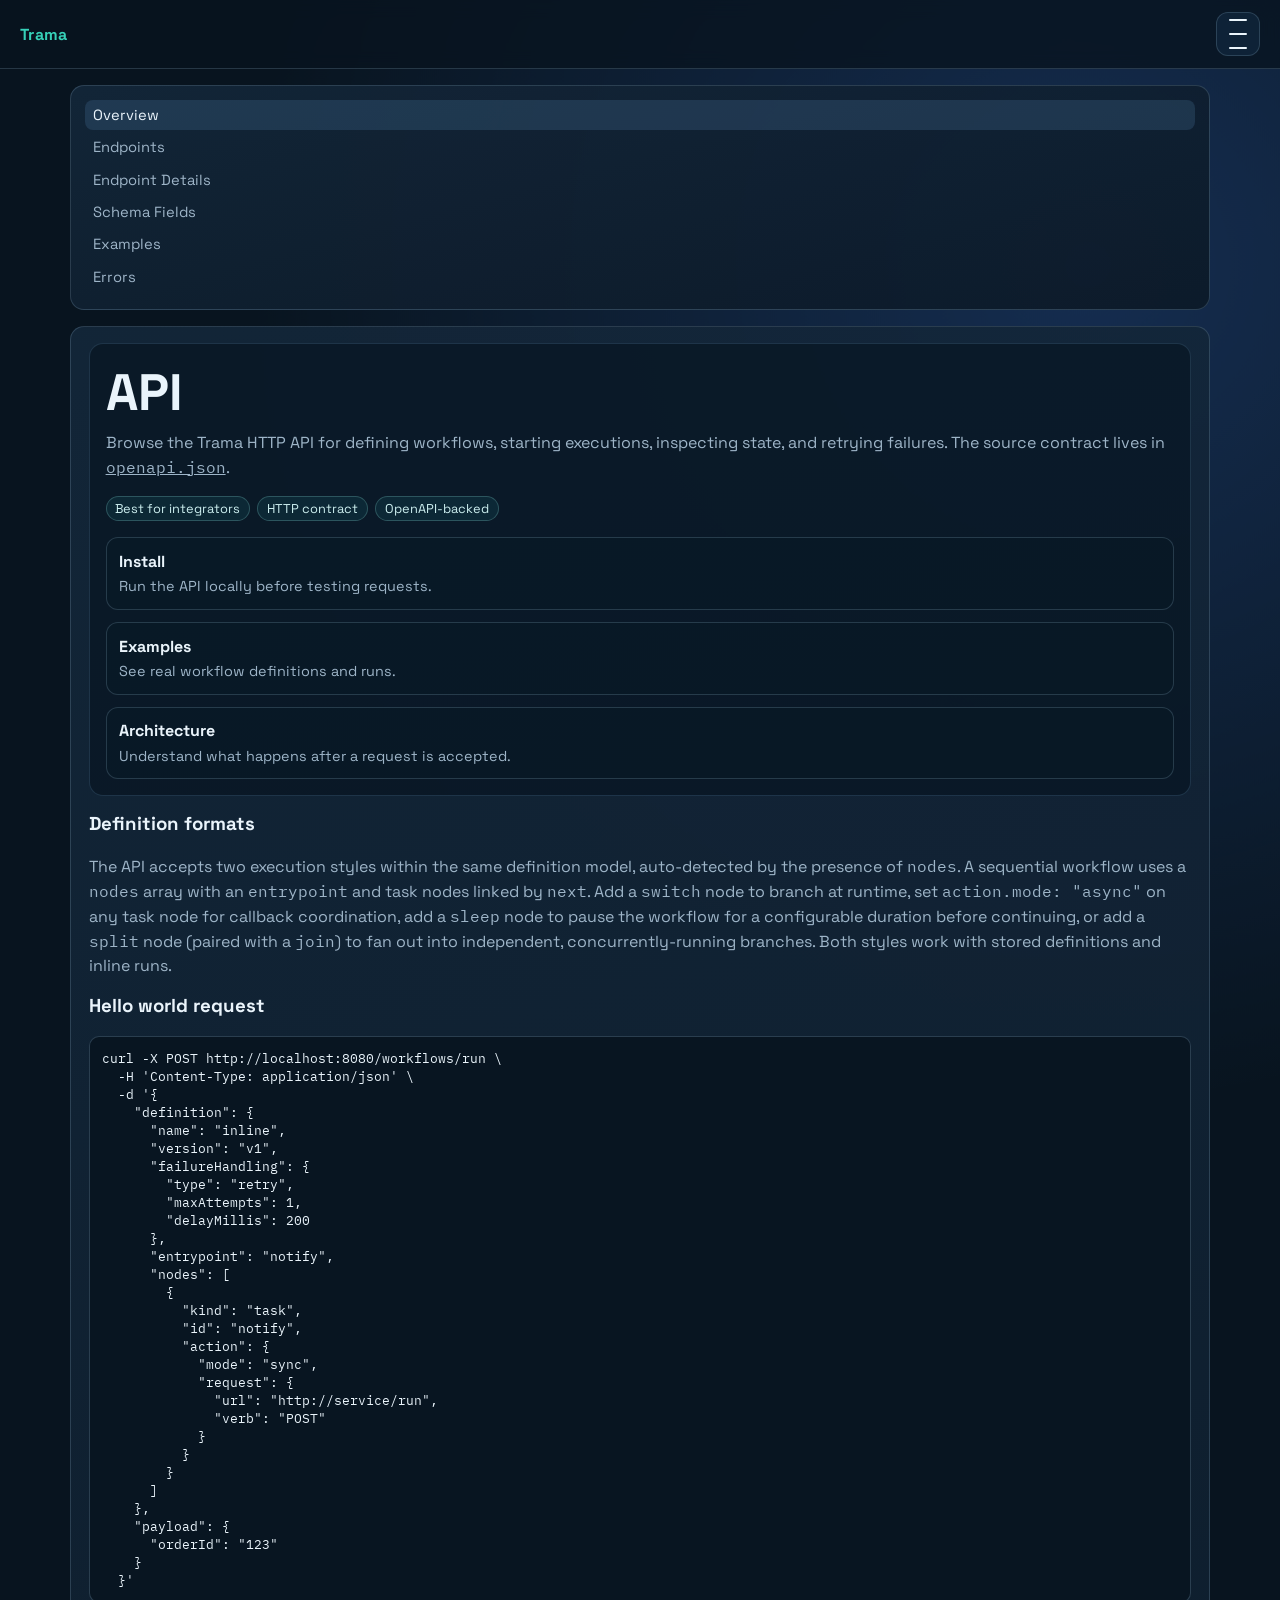
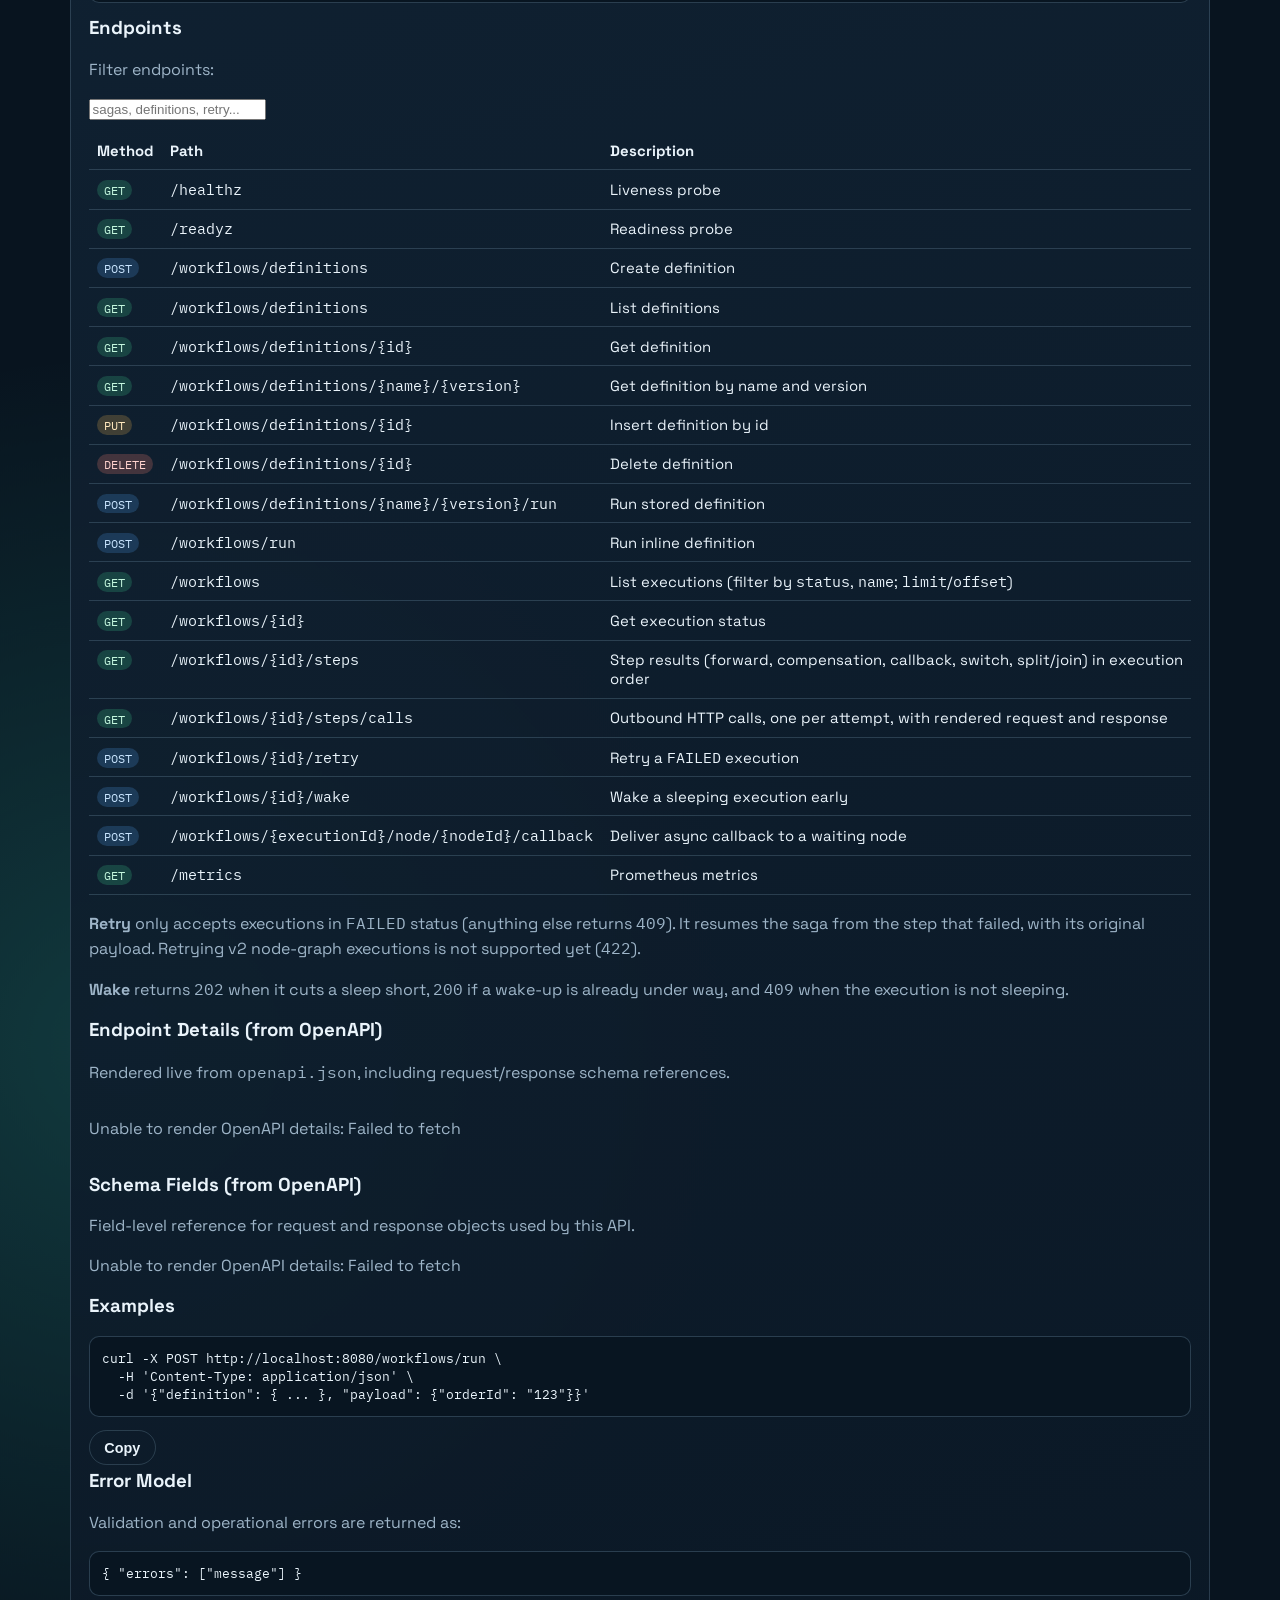
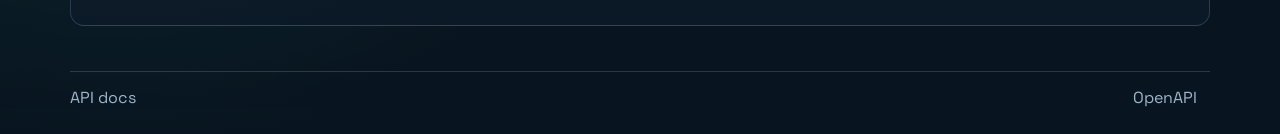
<file: api.html>
<!doctype html>
<html lang="en">
  <head>
    <meta charset="UTF-8" />
    <meta name="viewport" content="width=device-width, initial-scale=1.0" />
    <title>Saga Orchestrator API and OpenAPI Reference | Trama</title>
    <meta name="description" content="Browse the Trama saga orchestrator API, including endpoint summaries, schema documentation, examples, and the source OpenAPI contract." />
    <link rel="canonical" href="https://trama.run/api.html" />
    <meta property="og:title" content="Saga Orchestrator API and OpenAPI Reference | Trama" />
    <meta property="og:description" content="Browse the Trama saga orchestrator API, including endpoint summaries, schema documentation, examples, and the source OpenAPI contract." />
    <meta property="og:type" content="article" />
    <meta property="og:url" content="https://trama.run/api.html" />
    <meta property="og:site_name" content="Trama" />
    <meta name="twitter:card" content="summary_large_image" />
    <meta property="og:image" content="https://trama.run/assets/img/og-cover.png" />
    <meta property="og:image:width" content="1200" />
    <meta property="og:image:height" content="630" />
    <meta property="og:image:alt" content="Trama: a workflow graph with a split into an async branch waiting for its callback and a sleep branch, then a join" />
    <meta name="twitter:image" content="https://trama.run/assets/img/og-cover.png" />
    <link rel="icon" href="/assets/img/favicon.svg" type="image/svg+xml" />
    <link rel="icon" href="/favicon.ico" sizes="32x32" />
    <link rel="apple-touch-icon" href="/assets/img/apple-touch-icon.png" />
    <meta name="twitter:title" content="Saga Orchestrator API and OpenAPI Reference | Trama" />
    <meta name="twitter:description" content="Browse the Trama saga orchestrator API, including endpoint summaries, schema documentation, examples, and the source OpenAPI contract." />
    <link rel="preconnect" href="https://fonts.googleapis.com" />
    <link rel="preconnect" href="https://fonts.gstatic.com" crossorigin />
    <link href="https://fonts.googleapis.com/css2?family=Space+Grotesk:wght@400;500;700&family=IBM+Plex+Mono:wght@400;600&display=swap" rel="stylesheet" />
    <link rel="stylesheet" href="assets/css/main.css" />
    <script async src="https://www.googletagmanager.com/gtag/js?id=G-EVMDJ83T7E"></script>
    <script>
      window.dataLayer = window.dataLayer || [];
      function gtag() { dataLayer.push(arguments); }
      gtag("js", new Date());
      gtag("config", "G-EVMDJ83T7E");
    </script>
    <script type="application/ld+json">
      {
        "@context": "https://schema.org",
        "@type": "TechArticle",
        "headline": "Saga Orchestrator API and OpenAPI Reference",
        "description": "Browse the Trama saga orchestrator API, including endpoint summaries, schema documentation, examples, and the source OpenAPI contract.",
        "url": "https://trama.run/api.html",
        "mainEntityOfPage": "https://trama.run/api.html",
        "isPartOf": {
          "@type": "WebSite",
          "name": "Trama",
          "url": "https://trama.run/"
        },
        "about": {
          "@type": "SoftwareApplication",
          "name": "Trama",
          "url": "https://trama.run/",
          "codeRepository": "https://github.com/thiagoribeiro/trama"
        }
      }
    </script>
  </head>
  <body>
    <header class="topbar"><div class="topbar-row"><a class="brand" href="index.html">Trama</a><button class="topbar-menu-toggle" type="button" aria-expanded="false" aria-controls="site-nav" aria-label="Toggle navigation"><span></span><span></span><span></span></button><nav class="nav-links" id="site-nav"><a data-nav href="index.html">Home</a><a data-nav href="architecture.html">Architecture</a><a data-nav href="install.html">Install</a><a data-nav href="configuration.html">Configuration</a><a data-nav href="production.html">Production</a><a data-nav href="api.html">API</a><a data-nav href="observability.html">Observability</a><a data-nav href="examples.html">Examples</a><a data-nav href="tools.html">Tools</a><a data-nav href="community.html">Community</a><a data-nav href="ui.html">UI</a></nav><div class="actions"><a class="btn" href="https://github.com/thiagoribeiro/trama/blob/main/openapi.json">OpenAPI JSON</a></div></div></header>
    <main class="container doc-layout reveal">
      <aside class="sidebar">
        <a href="#overview" class="active">Overview</a>
        <a href="#endpoints">Endpoints</a>
        <a href="#endpoint-details">Endpoint Details</a>
        <a href="#schemas">Schema Fields</a>
        <a href="#examples">Examples</a>
        <a href="#errors">Errors</a>
      </aside>
      <article class="content">
        <div class="page-intro">
          <h1 id="overview">API</h1>
          <p>Browse the Trama HTTP API for defining workflows, starting executions, inspecting state, and retrying failures. The source contract lives in <a href="https://github.com/thiagoribeiro/trama/blob/main/openapi.json"><code>openapi.json</code></a>.</p>
          <div class="page-meta">
            <span>Best for integrators</span>
            <span>HTTP contract</span>
            <span>OpenAPI-backed</span>
          </div>
          <div class="next-steps">
            <a class="next-step" href="install.html"><strong>Install</strong><span>Run the API locally before testing requests.</span></a>
            <a class="next-step" href="examples.html"><strong>Examples</strong><span>See real workflow definitions and runs.</span></a>
            <a class="next-step" href="architecture.html"><strong>Architecture</strong><span>Understand what happens after a request is accepted.</span></a>
          </div>
        </div>

        <h3>Definition formats</h3>
        <p>The API accepts two execution styles within the same definition model, auto-detected by the presence of <code>nodes</code>. A sequential workflow uses a <code>nodes</code> array with an <code>entrypoint</code> and task nodes linked by <code>next</code>. Add a <code>switch</code> node to branch at runtime, set <code>action.mode: "async"</code> on any task node for callback coordination, add a <code>sleep</code> node to pause the workflow for a configurable duration before continuing, or add a <code>split</code> node (paired with a <code>join</code>) to fan out into independent, concurrently-running branches. Both styles work with stored definitions and inline runs.</p>

        <h3>Hello world request</h3>
        <div class="codeblock"><pre><code>curl -X POST http://localhost:8080/workflows/run \
  -H 'Content-Type: application/json' \
  -d '{
    "definition": {
      "name": "inline",
      "version": "v1",
      "failureHandling": {
        "type": "retry",
        "maxAttempts": 1,
        "delayMillis": 200
      },
      "entrypoint": "notify",
      "nodes": [
        {
          "kind": "task",
          "id": "notify",
          "action": {
            "mode": "sync",
            "request": {
              "url": "http://service/run",
              "verb": "POST"
            }
          }
        }
      ]
    },
    "payload": {
      "orderId": "123"
    }
  }'</code></pre></div>

        <h3 id="endpoints">Endpoints</h3>
        <p class="muted">Filter endpoints:</p>
        <input id="endpointFilter" type="search" placeholder="sagas, definitions, retry..." />
        <table id="apiTable" style="margin-top:0.7rem;">
          <thead><tr><th>Method</th><th>Path</th><th>Description</th></tr></thead>
          <tbody>
            <tr><td><span class="method get">GET</span></td><td><code>/healthz</code></td><td>Liveness probe</td></tr>
            <tr><td><span class="method get">GET</span></td><td><code>/readyz</code></td><td>Readiness probe</td></tr>
            <tr><td><span class="method post">POST</span></td><td><code>/workflows/definitions</code></td><td>Create definition</td></tr>
            <tr><td><span class="method get">GET</span></td><td><code>/workflows/definitions</code></td><td>List definitions</td></tr>
            <tr><td><span class="method get">GET</span></td><td><code>/workflows/definitions/{id}</code></td><td>Get definition</td></tr>
            <tr><td><span class="method get">GET</span></td><td><code>/workflows/definitions/{name}/{version}</code></td><td>Get definition by name and version</td></tr>
            <tr><td><span class="method put">PUT</span></td><td><code>/workflows/definitions/{id}</code></td><td>Insert definition by id</td></tr>
            <tr><td><span class="method delete">DELETE</span></td><td><code>/workflows/definitions/{id}</code></td><td>Delete definition</td></tr>
            <tr><td><span class="method post">POST</span></td><td><code>/workflows/definitions/{name}/{version}/run</code></td><td>Run stored definition</td></tr>
            <tr><td><span class="method post">POST</span></td><td><code>/workflows/run</code></td><td>Run inline definition</td></tr>
            <tr><td><span class="method get">GET</span></td><td><code>/workflows</code></td><td>List executions (filter by <code>status</code>, <code>name</code>; <code>limit</code>/<code>offset</code>)</td></tr>
            <tr><td><span class="method get">GET</span></td><td><code>/workflows/{id}</code></td><td>Get execution status</td></tr>
            <tr><td><span class="method get">GET</span></td><td><code>/workflows/{id}/steps</code></td><td>Step results (forward, compensation, callback, switch, split/join) in execution order</td></tr>
            <tr><td><span class="method get">GET</span></td><td><code>/workflows/{id}/steps/calls</code></td><td>Outbound HTTP calls, one per attempt, with rendered request and response</td></tr>
            <tr><td><span class="method post">POST</span></td><td><code>/workflows/{id}/retry</code></td><td>Retry a <code>FAILED</code> execution</td></tr>
            <tr><td><span class="method post">POST</span></td><td><code>/workflows/{id}/wake</code></td><td>Wake a sleeping execution early</td></tr>
            <tr><td><span class="method post">POST</span></td><td><code>/workflows/{executionId}/node/{nodeId}/callback</code></td><td>Deliver async callback to a waiting node</td></tr>
            <tr><td><span class="method get">GET</span></td><td><code>/metrics</code></td><td>Prometheus metrics</td></tr>
          </tbody>
        </table>
        <p><strong>Retry</strong> only accepts executions in <code>FAILED</code> status (anything else returns <code>409</code>). It resumes the saga from the step that failed, with its original payload. Retrying v2 node-graph executions is not supported yet (<code>422</code>).</p>
        <p><strong>Wake</strong> returns <code>202</code> when it cuts a sleep short, <code>200</code> if a wake-up is already under way, and <code>409</code> when the execution is not sleeping.</p>

        <h3 id="endpoint-details">Endpoint Details (from OpenAPI)</h3>
        <p class="muted">Rendered live from <code>openapi.json</code>, including request/response schema references.</p>
        <div id="openapiEndpointDetails" class="api-grid"></div>

        <h3 id="schemas">Schema Fields (from OpenAPI)</h3>
        <p class="muted">Field-level reference for request and response objects used by this API.</p>
        <div id="openapiSchemaDocs"></div>

        <h3 id="examples">Examples</h3>
        <div class="codeblock"><pre id="run-inline"><code>curl -X POST http://localhost:8080/workflows/run \
  -H 'Content-Type: application/json' \
  -d '{"definition": { ... }, "payload": {"orderId": "123"}}'</code></pre></div>
        <button class="btn ghost" data-copy="#run-inline">Copy</button>

        <h3 id="errors">Error Model</h3>
        <p>Validation and operational errors are returned as:</p>
        <div class="codeblock"><pre><code>{ "errors": ["message"] }</code></pre></div>
      </article>
    </main>
    <footer class="container footer"><span>API docs</span><div><a href="https://github.com/thiagoribeiro/trama/blob/main/openapi.json">OpenAPI</a></div></footer>
    <script src="assets/js/main.js"></script>
  </body>
</html>
</file>
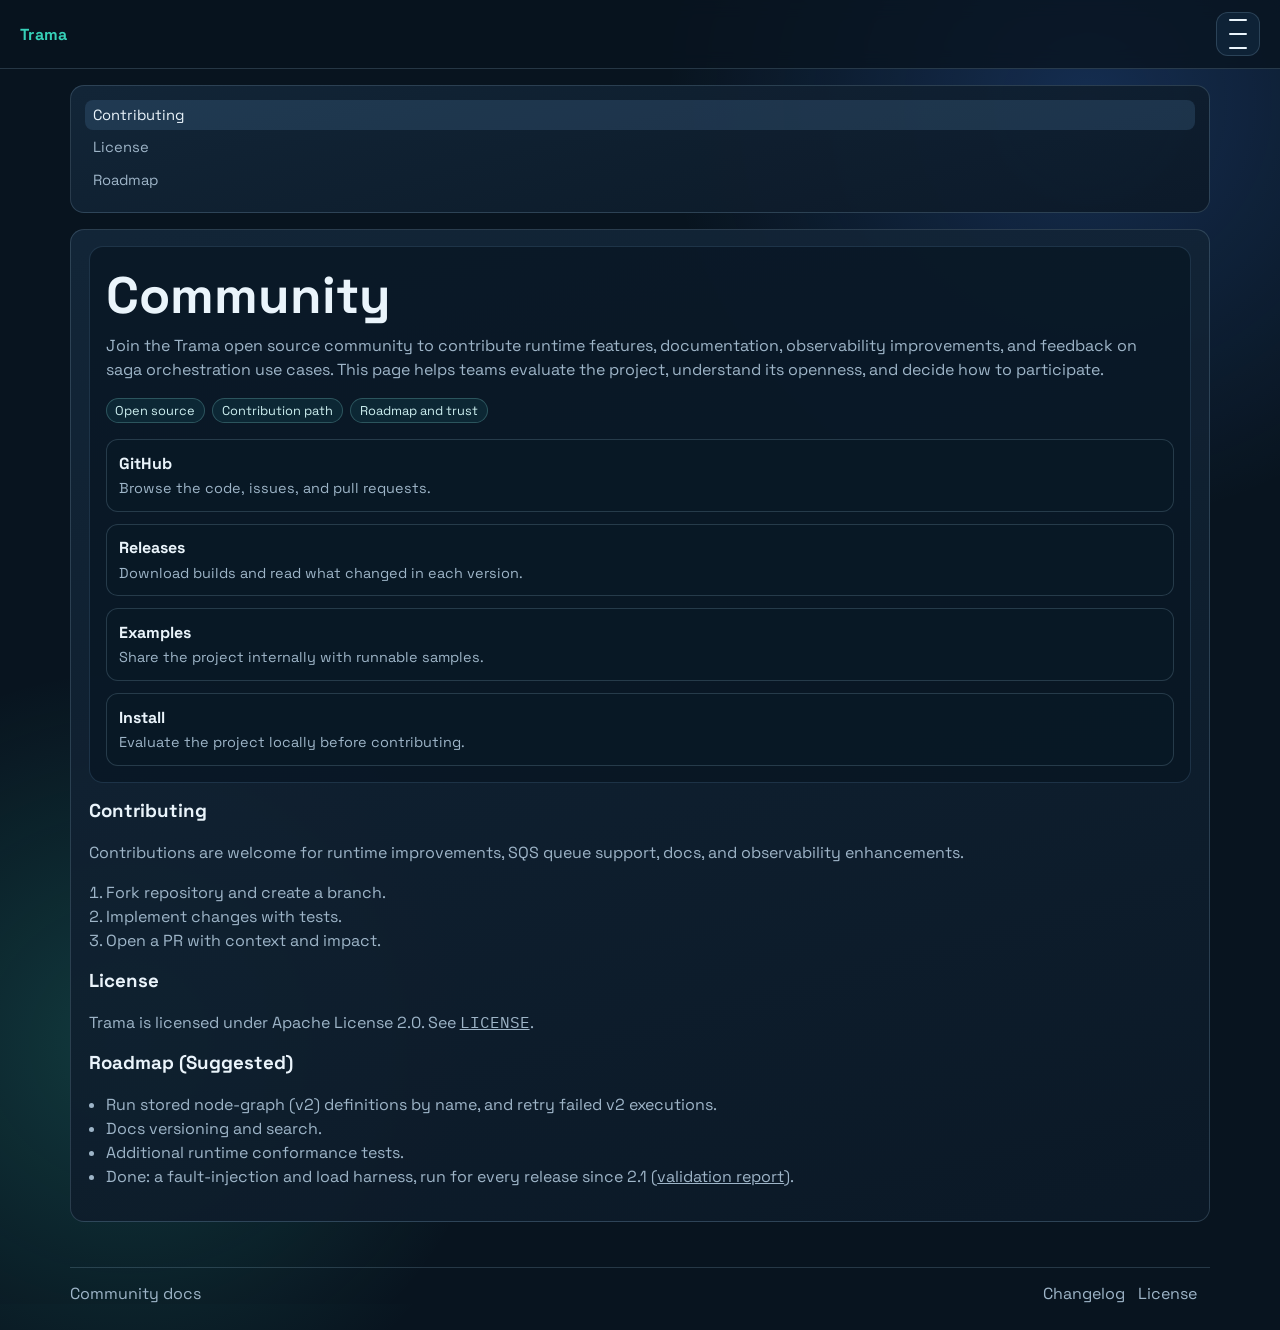
<file: community.html>
<!doctype html>
<html lang="en">
  <head>
    <meta charset="UTF-8" />
    <meta name="viewport" content="width=device-width, initial-scale=1.0" />
    <title>Contributing to Trama Open Source | Trama</title>
    <meta name="description" content="Contribute to Trama open source development, review the Apache 2.0 license, and explore roadmap ideas for workflow orchestration runtime and docs improvements." />
    <link rel="canonical" href="https://trama.run/community.html" />
    <meta property="og:title" content="Contributing to Trama Open Source | Trama" />
    <meta property="og:description" content="Contribute to Trama open source development, review the Apache 2.0 license, and explore roadmap ideas for workflow orchestration runtime and docs improvements." />
    <meta property="og:type" content="article" />
    <meta property="og:url" content="https://trama.run/community.html" />
    <meta property="og:site_name" content="Trama" />
    <meta name="twitter:card" content="summary_large_image" />
    <meta property="og:image" content="https://trama.run/assets/img/og-cover.png" />
    <meta property="og:image:width" content="1200" />
    <meta property="og:image:height" content="630" />
    <meta property="og:image:alt" content="Trama: a workflow graph with a split into an async branch waiting for its callback and a sleep branch, then a join" />
    <meta name="twitter:image" content="https://trama.run/assets/img/og-cover.png" />
    <link rel="icon" href="/assets/img/favicon.svg" type="image/svg+xml" />
    <link rel="icon" href="/favicon.ico" sizes="32x32" />
    <link rel="apple-touch-icon" href="/assets/img/apple-touch-icon.png" />
    <meta name="twitter:title" content="Contributing to Trama Open Source | Trama" />
    <meta name="twitter:description" content="Contribute to Trama open source development, review the Apache 2.0 license, and explore roadmap ideas for workflow orchestration runtime and docs improvements." />
    <link rel="preconnect" href="https://fonts.googleapis.com" />
    <link rel="preconnect" href="https://fonts.gstatic.com" crossorigin />
    <link href="https://fonts.googleapis.com/css2?family=Space+Grotesk:wght@400;500;700&family=IBM+Plex+Mono:wght@400;600&display=swap" rel="stylesheet" />
    <link rel="stylesheet" href="assets/css/main.css" />
    <script async src="https://www.googletagmanager.com/gtag/js?id=G-EVMDJ83T7E"></script>
    <script>
      window.dataLayer = window.dataLayer || [];
      function gtag() { dataLayer.push(arguments); }
      gtag("js", new Date());
      gtag("config", "G-EVMDJ83T7E");
    </script>
    <script type="application/ld+json">
      {
        "@context": "https://schema.org",
        "@type": "TechArticle",
        "headline": "Contributing to Trama Open Source",
        "description": "Contribute to Trama open source development, review the Apache 2.0 license, and explore roadmap ideas for workflow orchestration runtime and docs improvements.",
        "url": "https://trama.run/community.html",
        "mainEntityOfPage": "https://trama.run/community.html",
        "isPartOf": {
          "@type": "WebSite",
          "name": "Trama",
          "url": "https://trama.run/"
        },
        "about": {
          "@type": "SoftwareApplication",
          "name": "Trama",
          "url": "https://trama.run/",
          "codeRepository": "https://github.com/thiagoribeiro/trama"
        }
      }
    </script>
  </head>
  <body>
    <header class="topbar"><div class="topbar-row"><a class="brand" href="index.html">Trama</a><button class="topbar-menu-toggle" type="button" aria-expanded="false" aria-controls="site-nav" aria-label="Toggle navigation"><span></span><span></span><span></span></button><nav class="nav-links" id="site-nav"><a data-nav href="index.html">Home</a><a data-nav href="architecture.html">Architecture</a><a data-nav href="install.html">Install</a><a data-nav href="configuration.html">Configuration</a><a data-nav href="production.html">Production</a><a data-nav href="api.html">API</a><a data-nav href="observability.html">Observability</a><a data-nav href="examples.html">Examples</a><a data-nav href="tools.html">Tools</a><a data-nav href="community.html">Community</a><a data-nav href="ui.html">UI</a></nav><div class="actions"><a class="btn" href="https://github.com/thiagoribeiro/trama">GitHub</a></div></div></header>
    <main class="container doc-layout reveal">
      <aside class="sidebar"><a href="#contrib" class="active">Contributing</a><a href="#license">License</a><a href="#roadmap">Roadmap</a></aside>
      <article class="content">
        <div class="page-intro">
          <h1>Community</h1>
          <p>Join the Trama open source community to contribute runtime features, documentation, observability improvements, and feedback on saga orchestration use cases. This page helps teams evaluate the project, understand its openness, and decide how to participate.</p>
          <div class="page-meta">
            <span>Open source</span>
            <span>Contribution path</span>
            <span>Roadmap and trust</span>
          </div>
          <div class="next-steps">
            <a class="next-step" href="https://github.com/thiagoribeiro/trama"><strong>GitHub</strong><span>Browse the code, issues, and pull requests.</span></a>
            <a class="next-step" href="https://github.com/thiagoribeiro/trama/releases"><strong>Releases</strong><span>Download builds and read what changed in each version.</span></a>
            <a class="next-step" href="examples.html"><strong>Examples</strong><span>Share the project internally with runnable samples.</span></a>
            <a class="next-step" href="install.html"><strong>Install</strong><span>Evaluate the project locally before contributing.</span></a>
          </div>
        </div>

        <h3 id="contrib">Contributing</h3>
        <p>Contributions are welcome for runtime improvements, SQS queue support, docs, and observability enhancements.</p>
        <ol>
          <li>Fork repository and create a branch.</li>
          <li>Implement changes with tests.</li>
          <li>Open a PR with context and impact.</li>
        </ol>

        <h3 id="license">License</h3>
        <p>Trama is licensed under Apache License 2.0. See <a href="https://github.com/thiagoribeiro/trama/blob/main/LICENSE"><code>LICENSE</code></a>.</p>

        <h3 id="roadmap">Roadmap (Suggested)</h3>
        <ul>
          <li>Run stored node-graph (v2) definitions by name, and retry failed v2 executions.</li>
          <li>Docs versioning and search.</li>
          <li>Additional runtime conformance tests.</li>
          <li>Done: a fault-injection and load harness, run for every release since 2.1 (<a href="https://github.com/thiagoribeiro/trama/blob/main/docs/validation-report.md">validation report</a>).</li>
        </ul>
      </article>
    </main>
    <footer class="container footer"><span>Community docs</span><div><a href="https://github.com/thiagoribeiro/trama/blob/main/CHANGELOG.md">Changelog</a><a href="https://github.com/thiagoribeiro/trama/blob/main/LICENSE">License</a></div></footer>
    <script src="assets/js/main.js"></script>
  </body>
</html>
</file>
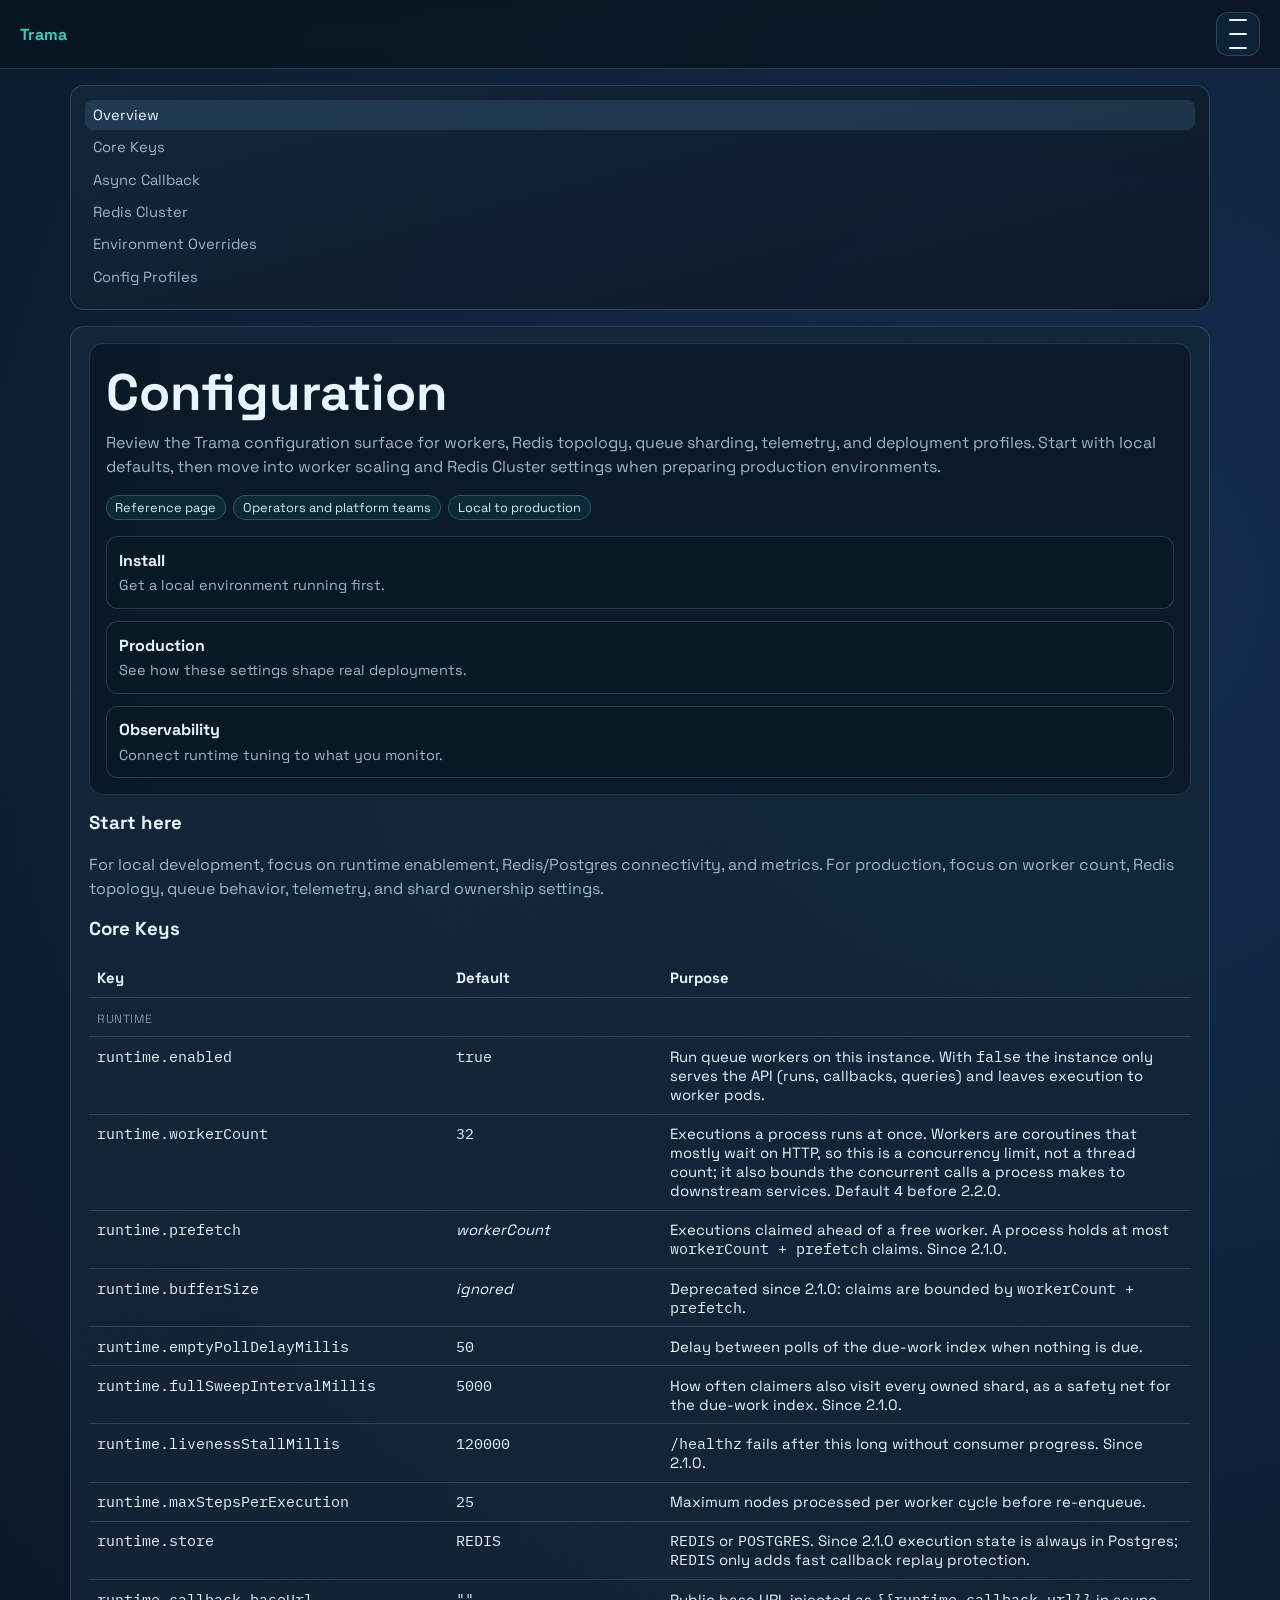
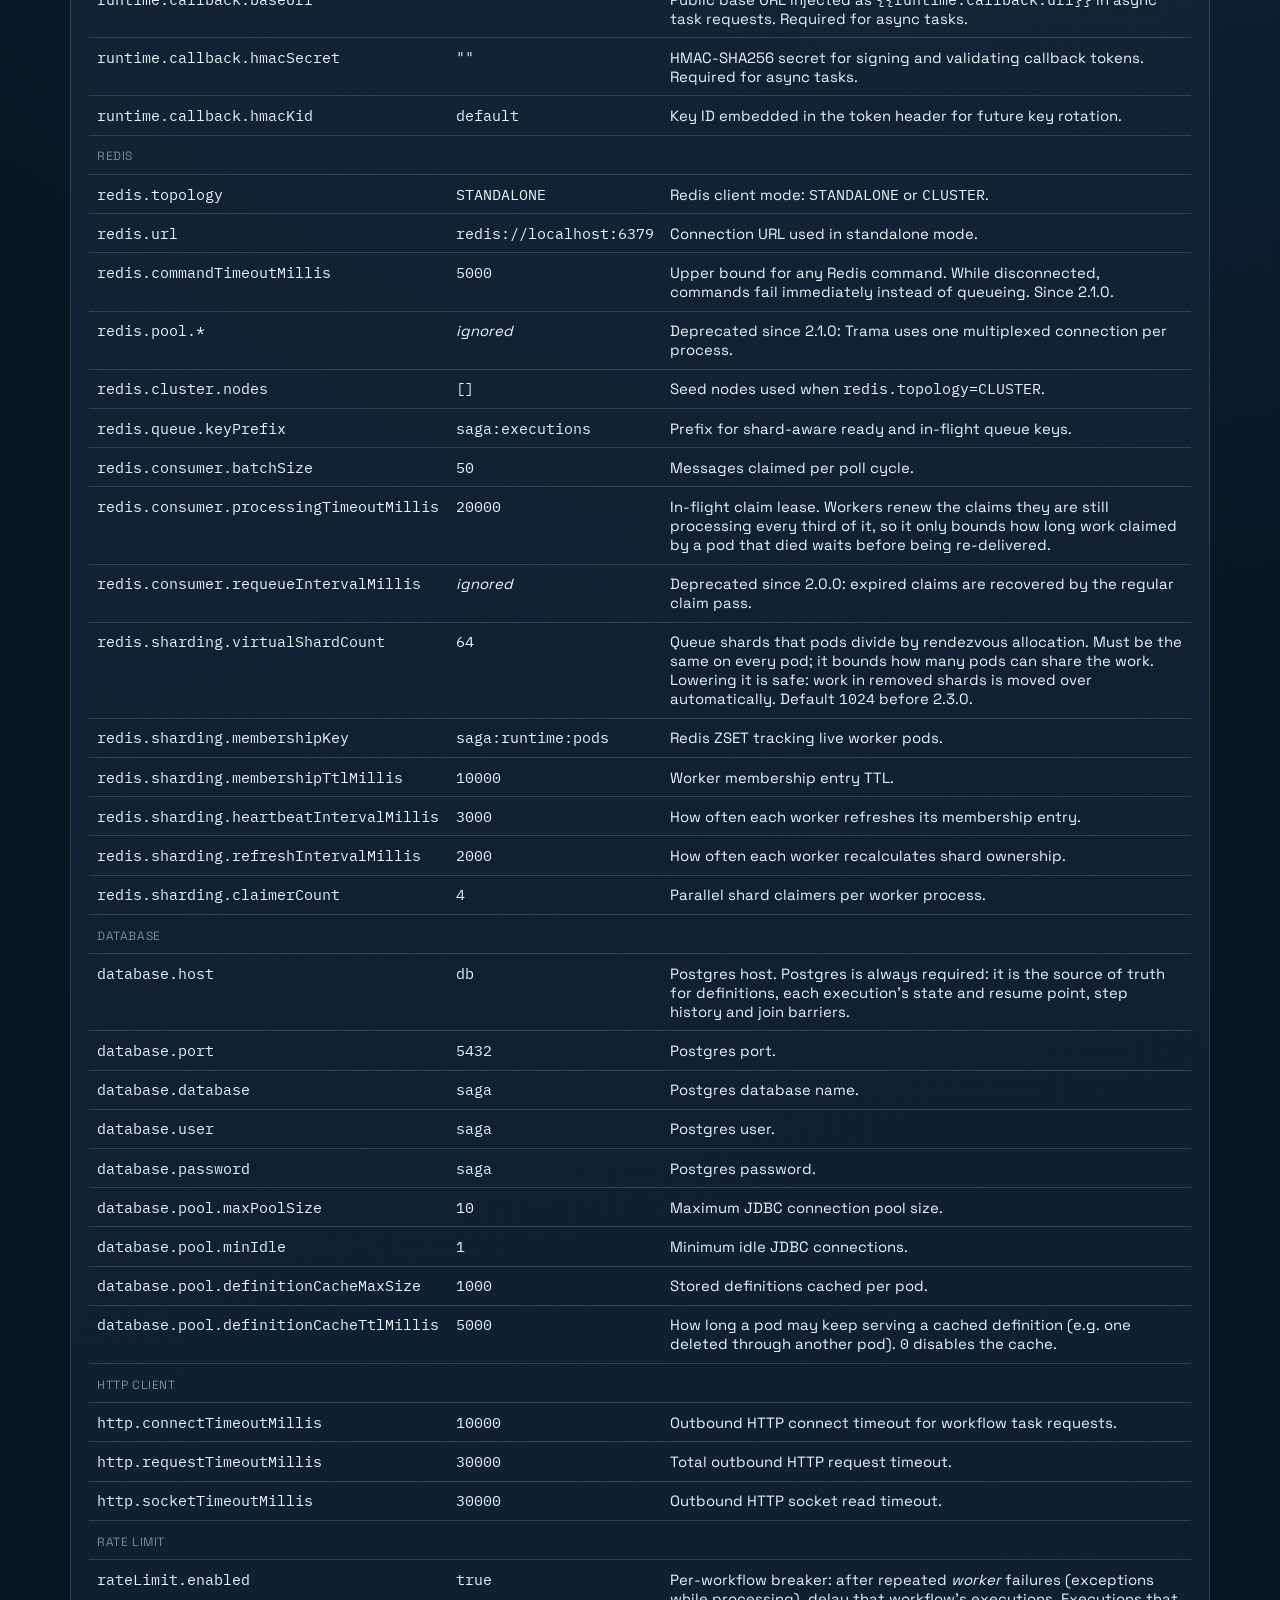
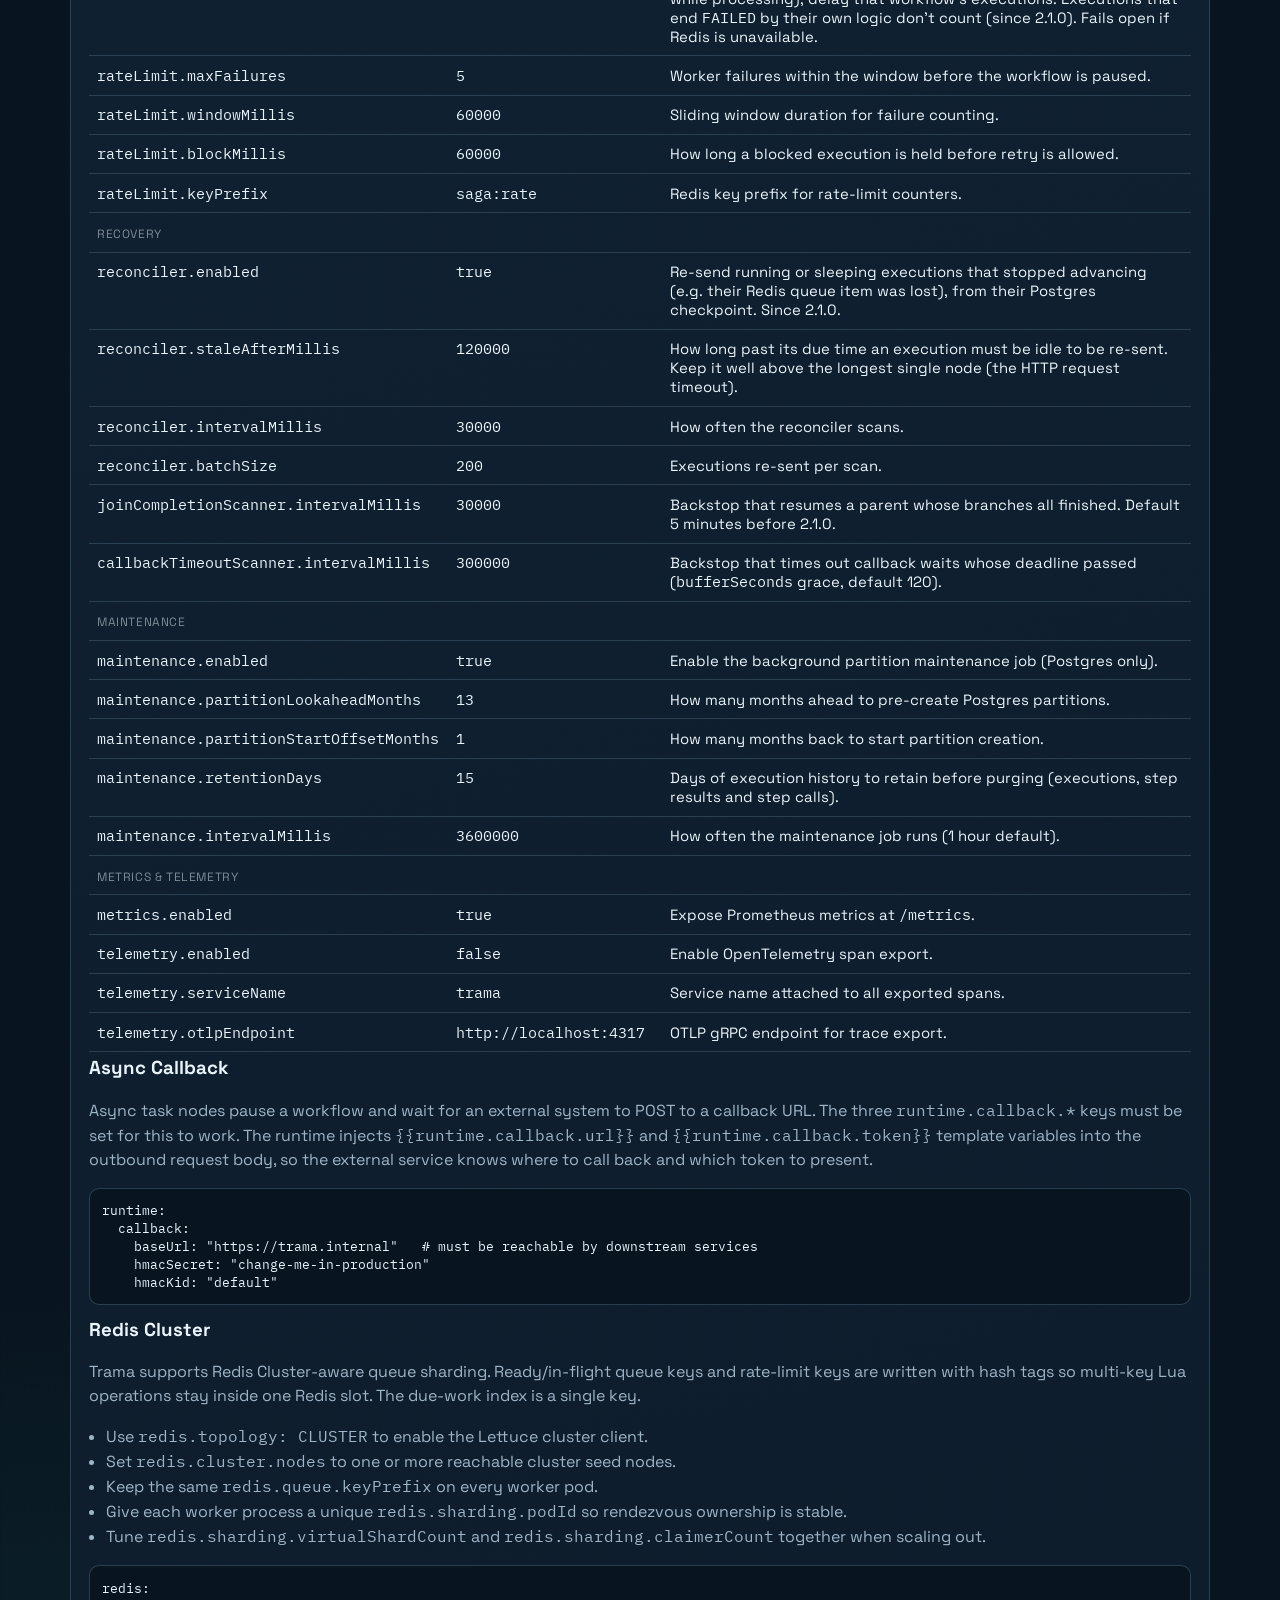
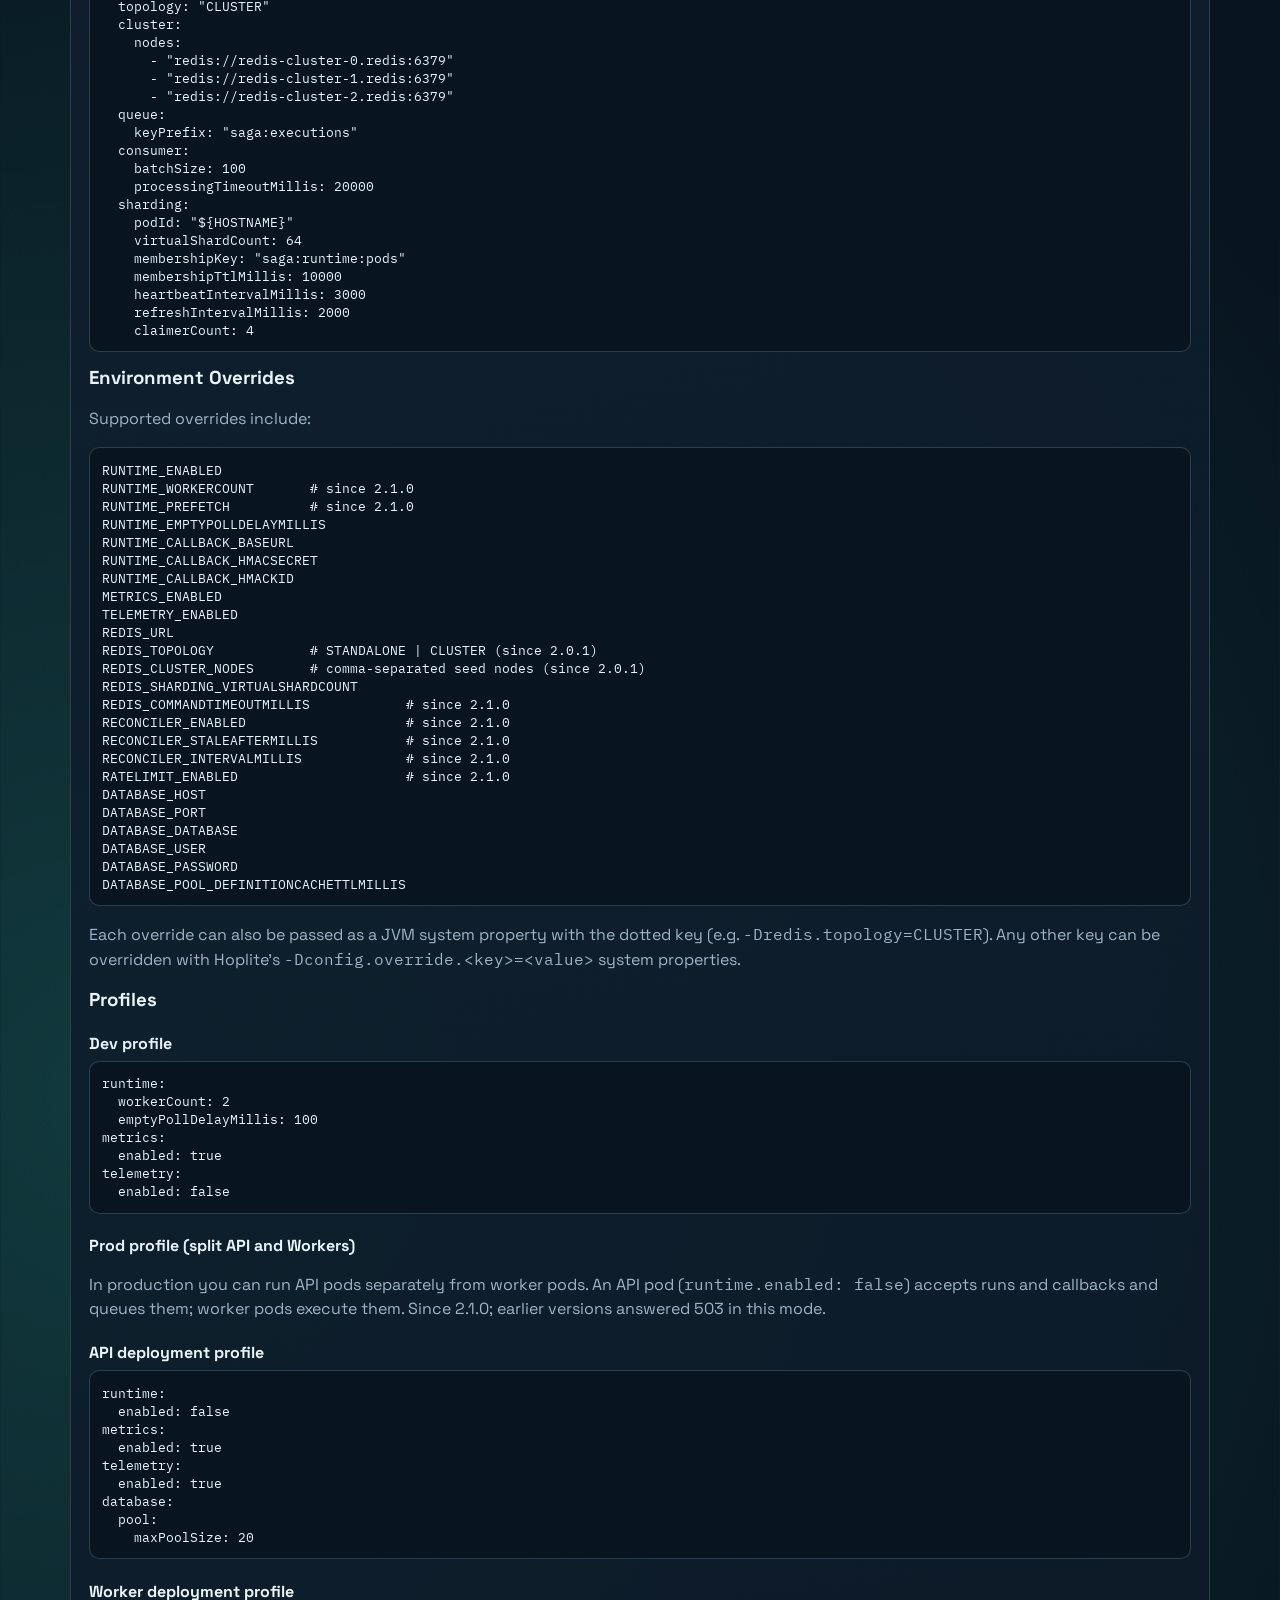
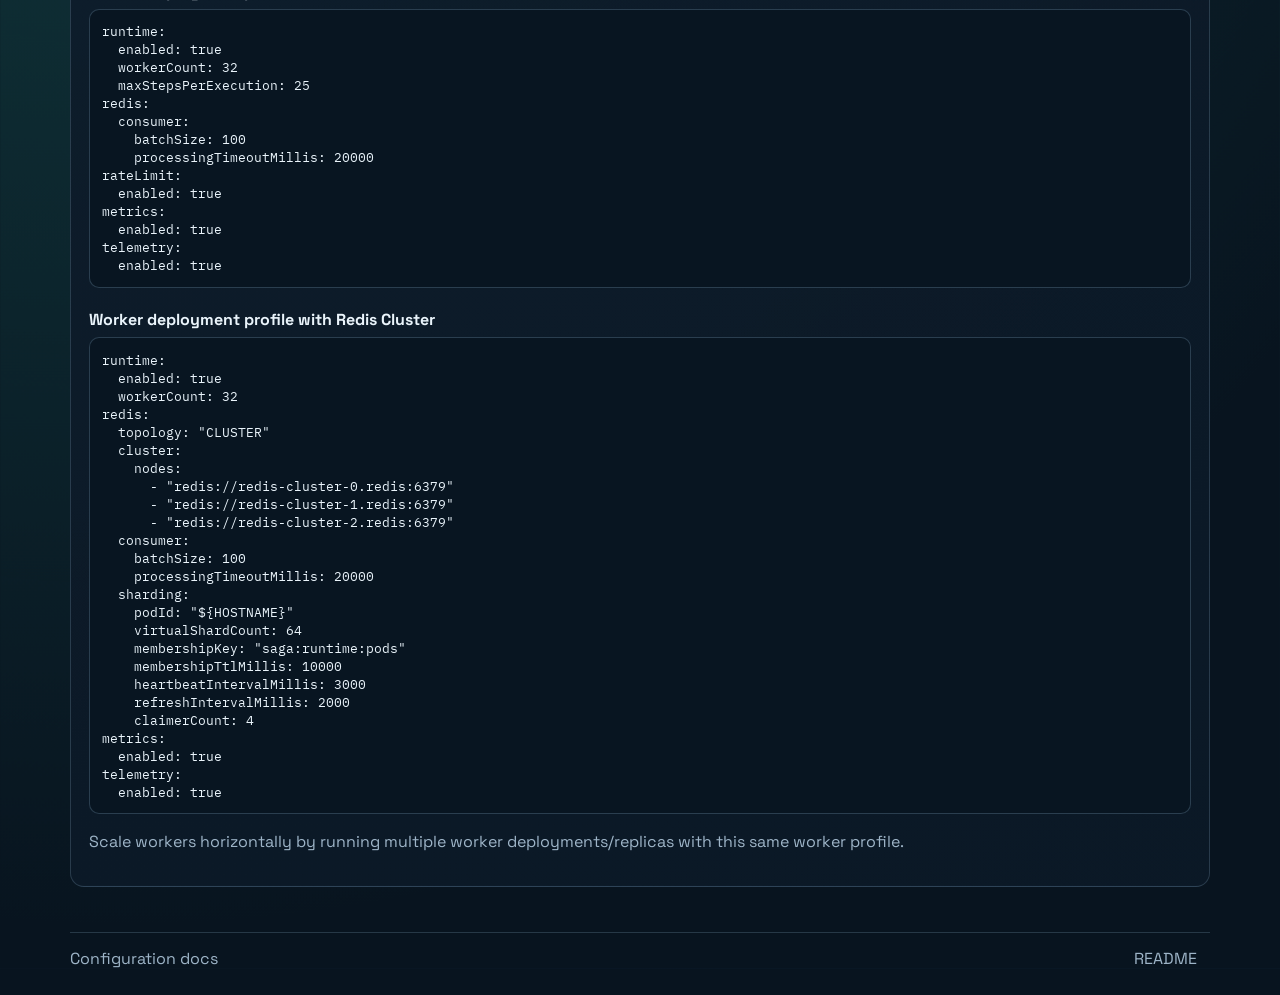
<file: configuration.html>
<!doctype html>
<html lang="en">
  <head>
    <meta charset="UTF-8" />
    <meta name="viewport" content="width=device-width, initial-scale=1.0" />
    <title>Saga Orchestrator Configuration Reference | Trama</title>
    <meta name="description" content="Review Trama configuration keys for runtime workers, Redis topology, queue sharding, telemetry, metrics, environment overrides, and production profiles." />
    <link rel="canonical" href="https://trama.run/configuration.html" />
    <meta property="og:title" content="Saga Orchestrator Configuration Reference | Trama" />
    <meta property="og:description" content="Review Trama configuration keys for runtime workers, Redis topology, queue sharding, telemetry, metrics, environment overrides, and production profiles." />
    <meta property="og:type" content="article" />
    <meta property="og:url" content="https://trama.run/configuration.html" />
    <meta property="og:site_name" content="Trama" />
    <meta name="twitter:card" content="summary_large_image" />
    <meta property="og:image" content="https://trama.run/assets/img/og-cover.png" />
    <meta property="og:image:width" content="1200" />
    <meta property="og:image:height" content="630" />
    <meta property="og:image:alt" content="Trama: a workflow graph with a split into an async branch waiting for its callback and a sleep branch, then a join" />
    <meta name="twitter:image" content="https://trama.run/assets/img/og-cover.png" />
    <link rel="icon" href="/assets/img/favicon.svg" type="image/svg+xml" />
    <link rel="icon" href="/favicon.ico" sizes="32x32" />
    <link rel="apple-touch-icon" href="/assets/img/apple-touch-icon.png" />
    <meta name="twitter:title" content="Saga Orchestrator Configuration Reference | Trama" />
    <meta name="twitter:description" content="Review Trama configuration keys for runtime workers, Redis topology, queue sharding, telemetry, metrics, environment overrides, and production profiles." />
    <link rel="preconnect" href="https://fonts.googleapis.com" />
    <link rel="preconnect" href="https://fonts.gstatic.com" crossorigin />
    <link href="https://fonts.googleapis.com/css2?family=Space+Grotesk:wght@400;500;700&family=IBM+Plex+Mono:wght@400;600&display=swap" rel="stylesheet" />
    <link rel="stylesheet" href="assets/css/main.css" />
    <script async src="https://www.googletagmanager.com/gtag/js?id=G-EVMDJ83T7E"></script>
    <script>
      window.dataLayer = window.dataLayer || [];
      function gtag() { dataLayer.push(arguments); }
      gtag("js", new Date());
      gtag("config", "G-EVMDJ83T7E");
    </script>
    <script type="application/ld+json">
      {
        "@context": "https://schema.org",
        "@type": "TechArticle",
        "headline": "Saga Orchestrator Configuration Reference",
        "description": "Review Trama configuration keys for runtime workers, Redis topology, queue sharding, telemetry, metrics, environment overrides, and production profiles.",
        "url": "https://trama.run/configuration.html",
        "mainEntityOfPage": "https://trama.run/configuration.html",
        "isPartOf": {
          "@type": "WebSite",
          "name": "Trama",
          "url": "https://trama.run/"
        },
        "about": {
          "@type": "SoftwareApplication",
          "name": "Trama",
          "url": "https://trama.run/",
          "codeRepository": "https://github.com/thiagoribeiro/trama"
        }
      }
    </script>
  </head>
  <body>
    <header class="topbar"><div class="topbar-row"><a class="brand" href="index.html">Trama</a><button class="topbar-menu-toggle" type="button" aria-expanded="false" aria-controls="site-nav" aria-label="Toggle navigation"><span></span><span></span><span></span></button><nav class="nav-links" id="site-nav"><a data-nav href="index.html">Home</a><a data-nav href="architecture.html">Architecture</a><a data-nav href="install.html">Install</a><a data-nav href="configuration.html">Configuration</a><a data-nav href="production.html">Production</a><a data-nav href="api.html">API</a><a data-nav href="observability.html">Observability</a><a data-nav href="examples.html">Examples</a><a data-nav href="tools.html">Tools</a><a data-nav href="community.html">Community</a><a data-nav href="ui.html">UI</a></nav><div class="actions"><a class="btn ghost" href="https://github.com/thiagoribeiro/trama/blob/main/src/main/resources/application.yaml">application.yaml</a></div></div></header>
    <main class="container doc-layout reveal">
      <aside class="sidebar">
        <a href="#overview" class="active">Overview</a>
        <a href="#core">Core Keys</a>
        <a href="#callback">Async Callback</a>
        <a href="#redis-cluster">Redis Cluster</a>
        <a href="#env">Environment Overrides</a>
        <a href="#profiles">Config Profiles</a>
      </aside>
      <article class="content">
        <div class="page-intro">
          <h1 id="overview">Configuration</h1>
          <p>Review the Trama configuration surface for workers, Redis topology, queue sharding, telemetry, and deployment profiles. Start with local defaults, then move into worker scaling and Redis Cluster settings when preparing production environments.</p>
          <div class="page-meta">
            <span>Reference page</span>
            <span>Operators and platform teams</span>
            <span>Local to production</span>
          </div>
          <div class="next-steps">
            <a class="next-step" href="install.html"><strong>Install</strong><span>Get a local environment running first.</span></a>
            <a class="next-step" href="production.html"><strong>Production</strong><span>See how these settings shape real deployments.</span></a>
            <a class="next-step" href="observability.html"><strong>Observability</strong><span>Connect runtime tuning to what you monitor.</span></a>
          </div>
        </div>

        <h3>Start here</h3>
        <p>For local development, focus on runtime enablement, Redis/Postgres connectivity, and metrics. For production, focus on worker count, Redis topology, queue behavior, telemetry, and shard ownership settings.</p>

        <h3 id="core">Core Keys</h3>
        <table>
          <thead><tr><th>Key</th><th>Default</th><th>Purpose</th></tr></thead>
          <tbody>
            <tr><td colspan="3" style="background:transparent;padding-top:0.8rem;font-size:0.75rem;letter-spacing:0.05em;opacity:0.5;">RUNTIME</td></tr>
            <tr><td><code>runtime.enabled</code></td><td><code>true</code></td><td>Run queue workers on this instance. With <code>false</code> the instance only serves the API (runs, callbacks, queries) and leaves execution to worker pods.</td></tr>
            <tr><td><code>runtime.workerCount</code></td><td><code>32</code></td><td>Executions a process runs at once. Workers are coroutines that mostly wait on HTTP, so this is a concurrency limit, not a thread count; it also bounds the concurrent calls a process makes to downstream services. Default <code>4</code> before 2.2.0.</td></tr>
            <tr><td><code>runtime.prefetch</code></td><td><em>workerCount</em></td><td>Executions claimed ahead of a free worker. A process holds at most <code>workerCount + prefetch</code> claims. Since 2.1.0.</td></tr>
            <tr><td><code>runtime.bufferSize</code></td><td><em>ignored</em></td><td>Deprecated since 2.1.0: claims are bounded by <code>workerCount + prefetch</code>.</td></tr>
            <tr><td><code>runtime.emptyPollDelayMillis</code></td><td><code>50</code></td><td>Delay between polls of the due-work index when nothing is due.</td></tr>
            <tr><td><code>runtime.fullSweepIntervalMillis</code></td><td><code>5000</code></td><td>How often claimers also visit every owned shard, as a safety net for the due-work index. Since 2.1.0.</td></tr>
            <tr><td><code>runtime.livenessStallMillis</code></td><td><code>120000</code></td><td><code>/healthz</code> fails after this long without consumer progress. Since 2.1.0.</td></tr>
            <tr><td><code>runtime.maxStepsPerExecution</code></td><td><code>25</code></td><td>Maximum nodes processed per worker cycle before re-enqueue.</td></tr>
            <tr><td><code>runtime.store</code></td><td><code>REDIS</code></td><td><code>REDIS</code> or <code>POSTGRES</code>. Since 2.1.0 execution state is always in Postgres; <code>REDIS</code> only adds fast callback replay protection.</td></tr>
            <tr><td><code>runtime.callback.baseUrl</code></td><td><code>""</code></td><td>Public base URL injected as <code>&#123;&#123;runtime.callback.url&#125;&#125;</code> in async task requests. Required for async tasks.</td></tr>
            <tr><td><code>runtime.callback.hmacSecret</code></td><td><code>""</code></td><td>HMAC-SHA256 secret for signing and validating callback tokens. Required for async tasks.</td></tr>
            <tr><td><code>runtime.callback.hmacKid</code></td><td><code>default</code></td><td>Key ID embedded in the token header for future key rotation.</td></tr>

            <tr><td colspan="3" style="background:transparent;padding-top:0.8rem;font-size:0.75rem;letter-spacing:0.05em;opacity:0.5;">REDIS</td></tr>
            <tr><td><code>redis.topology</code></td><td><code>STANDALONE</code></td><td>Redis client mode: <code>STANDALONE</code> or <code>CLUSTER</code>.</td></tr>
            <tr><td><code>redis.url</code></td><td><code>redis://localhost:6379</code></td><td>Connection URL used in standalone mode.</td></tr>
            <tr><td><code>redis.commandTimeoutMillis</code></td><td><code>5000</code></td><td>Upper bound for any Redis command. While disconnected, commands fail immediately instead of queueing. Since 2.1.0.</td></tr>
            <tr><td><code>redis.pool.*</code></td><td><em>ignored</em></td><td>Deprecated since 2.1.0: Trama uses one multiplexed connection per process.</td></tr>
            <tr><td><code>redis.cluster.nodes</code></td><td><code>[]</code></td><td>Seed nodes used when <code>redis.topology=CLUSTER</code>.</td></tr>
            <tr><td><code>redis.queue.keyPrefix</code></td><td><code>saga:executions</code></td><td>Prefix for shard-aware ready and in-flight queue keys.</td></tr>
            <tr><td><code>redis.consumer.batchSize</code></td><td><code>50</code></td><td>Messages claimed per poll cycle.</td></tr>
            <tr><td><code>redis.consumer.processingTimeoutMillis</code></td><td><code>20000</code></td><td>In-flight claim lease. Workers renew the claims they are still processing every third of it, so it only bounds how long work claimed by a pod that died waits before being re-delivered.</td></tr>
            <tr><td><code>redis.consumer.requeueIntervalMillis</code></td><td><em>ignored</em></td><td>Deprecated since 2.0.0: expired claims are recovered by the regular claim pass.</td></tr>
            <tr><td><code>redis.sharding.virtualShardCount</code></td><td><code>64</code></td><td>Queue shards that pods divide by rendezvous allocation. Must be the same on every pod; it bounds how many pods can share the work. Lowering it is safe: work in removed shards is moved over automatically. Default <code>1024</code> before 2.3.0.</td></tr>
            <tr><td><code>redis.sharding.membershipKey</code></td><td><code>saga:runtime:pods</code></td><td>Redis ZSET tracking live worker pods.</td></tr>
            <tr><td><code>redis.sharding.membershipTtlMillis</code></td><td><code>10000</code></td><td>Worker membership entry TTL.</td></tr>
            <tr><td><code>redis.sharding.heartbeatIntervalMillis</code></td><td><code>3000</code></td><td>How often each worker refreshes its membership entry.</td></tr>
            <tr><td><code>redis.sharding.refreshIntervalMillis</code></td><td><code>2000</code></td><td>How often each worker recalculates shard ownership.</td></tr>
            <tr><td><code>redis.sharding.claimerCount</code></td><td><code>4</code></td><td>Parallel shard claimers per worker process.</td></tr>

            <tr><td colspan="3" style="background:transparent;padding-top:0.8rem;font-size:0.75rem;letter-spacing:0.05em;opacity:0.5;">DATABASE</td></tr>
            <tr><td><code>database.host</code></td><td><code>db</code></td><td>Postgres host. Postgres is always required: it is the source of truth for definitions, each execution's state and resume point, step history and join barriers.</td></tr>
            <tr><td><code>database.port</code></td><td><code>5432</code></td><td>Postgres port.</td></tr>
            <tr><td><code>database.database</code></td><td><code>saga</code></td><td>Postgres database name.</td></tr>
            <tr><td><code>database.user</code></td><td><code>saga</code></td><td>Postgres user.</td></tr>
            <tr><td><code>database.password</code></td><td><code>saga</code></td><td>Postgres password.</td></tr>
            <tr><td><code>database.pool.maxPoolSize</code></td><td><code>10</code></td><td>Maximum JDBC connection pool size.</td></tr>
            <tr><td><code>database.pool.minIdle</code></td><td><code>1</code></td><td>Minimum idle JDBC connections.</td></tr>
            <tr><td><code>database.pool.definitionCacheMaxSize</code></td><td><code>1000</code></td><td>Stored definitions cached per pod.</td></tr>
            <tr><td><code>database.pool.definitionCacheTtlMillis</code></td><td><code>5000</code></td><td>How long a pod may keep serving a cached definition (e.g. one deleted through another pod). <code>0</code> disables the cache.</td></tr>

            <tr><td colspan="3" style="background:transparent;padding-top:0.8rem;font-size:0.75rem;letter-spacing:0.05em;opacity:0.5;">HTTP CLIENT</td></tr>
            <tr><td><code>http.connectTimeoutMillis</code></td><td><code>10000</code></td><td>Outbound HTTP connect timeout for workflow task requests.</td></tr>
            <tr><td><code>http.requestTimeoutMillis</code></td><td><code>30000</code></td><td>Total outbound HTTP request timeout.</td></tr>
            <tr><td><code>http.socketTimeoutMillis</code></td><td><code>30000</code></td><td>Outbound HTTP socket read timeout.</td></tr>

            <tr><td colspan="3" style="background:transparent;padding-top:0.8rem;font-size:0.75rem;letter-spacing:0.05em;opacity:0.5;">RATE LIMIT</td></tr>
            <tr><td><code>rateLimit.enabled</code></td><td><code>true</code></td><td>Per-workflow breaker: after repeated <em>worker</em> failures (exceptions while processing), delay that workflow's executions. Executions that end <code>FAILED</code> by their own logic don't count (since 2.1.0). Fails open if Redis is unavailable.</td></tr>
            <tr><td><code>rateLimit.maxFailures</code></td><td><code>5</code></td><td>Worker failures within the window before the workflow is paused.</td></tr>
            <tr><td><code>rateLimit.windowMillis</code></td><td><code>60000</code></td><td>Sliding window duration for failure counting.</td></tr>
            <tr><td><code>rateLimit.blockMillis</code></td><td><code>60000</code></td><td>How long a blocked execution is held before retry is allowed.</td></tr>
            <tr><td><code>rateLimit.keyPrefix</code></td><td><code>saga:rate</code></td><td>Redis key prefix for rate-limit counters.</td></tr>

            <tr><td colspan="3" style="background:transparent;padding-top:0.8rem;font-size:0.75rem;letter-spacing:0.05em;opacity:0.5;">RECOVERY</td></tr>
            <tr><td><code>reconciler.enabled</code></td><td><code>true</code></td><td>Re-send running or sleeping executions that stopped advancing (e.g. their Redis queue item was lost), from their Postgres checkpoint. Since 2.1.0.</td></tr>
            <tr><td><code>reconciler.staleAfterMillis</code></td><td><code>120000</code></td><td>How long past its due time an execution must be idle to be re-sent. Keep it well above the longest single node (the HTTP request timeout).</td></tr>
            <tr><td><code>reconciler.intervalMillis</code></td><td><code>30000</code></td><td>How often the reconciler scans.</td></tr>
            <tr><td><code>reconciler.batchSize</code></td><td><code>200</code></td><td>Executions re-sent per scan.</td></tr>
            <tr><td><code>joinCompletionScanner.intervalMillis</code></td><td><code>30000</code></td><td>Backstop that resumes a parent whose branches all finished. Default 5 minutes before 2.1.0.</td></tr>
            <tr><td><code>callbackTimeoutScanner.intervalMillis</code></td><td><code>300000</code></td><td>Backstop that times out callback waits whose deadline passed (<code>bufferSeconds</code> grace, default 120).</td></tr>

            <tr><td colspan="3" style="background:transparent;padding-top:0.8rem;font-size:0.75rem;letter-spacing:0.05em;opacity:0.5;">MAINTENANCE</td></tr>
            <tr><td><code>maintenance.enabled</code></td><td><code>true</code></td><td>Enable the background partition maintenance job (Postgres only).</td></tr>
            <tr><td><code>maintenance.partitionLookaheadMonths</code></td><td><code>13</code></td><td>How many months ahead to pre-create Postgres partitions.</td></tr>
            <tr><td><code>maintenance.partitionStartOffsetMonths</code></td><td><code>1</code></td><td>How many months back to start partition creation.</td></tr>
            <tr><td><code>maintenance.retentionDays</code></td><td><code>15</code></td><td>Days of execution history to retain before purging (executions, step results and step calls).</td></tr>
            <tr><td><code>maintenance.intervalMillis</code></td><td><code>3600000</code></td><td>How often the maintenance job runs (1 hour default).</td></tr>

            <tr><td colspan="3" style="background:transparent;padding-top:0.8rem;font-size:0.75rem;letter-spacing:0.05em;opacity:0.5;">METRICS &amp; TELEMETRY</td></tr>
            <tr><td><code>metrics.enabled</code></td><td><code>true</code></td><td>Expose Prometheus metrics at <code>/metrics</code>.</td></tr>
            <tr><td><code>telemetry.enabled</code></td><td><code>false</code></td><td>Enable OpenTelemetry span export.</td></tr>
            <tr><td><code>telemetry.serviceName</code></td><td><code>trama</code></td><td>Service name attached to all exported spans.</td></tr>
            <tr><td><code>telemetry.otlpEndpoint</code></td><td><code>http://localhost:4317</code></td><td>OTLP gRPC endpoint for trace export.</td></tr>
          </tbody>
        </table>

        <h3 id="callback">Async Callback</h3>
        <p>Async task nodes pause a workflow and wait for an external system to POST to a callback URL. The three <code>runtime.callback.*</code> keys must be set for this to work. The runtime injects <code>&#123;&#123;runtime.callback.url&#125;&#125;</code> and <code>&#123;&#123;runtime.callback.token&#125;&#125;</code> template variables into the outbound request body, so the external service knows where to call back and which token to present.</p>
        <div class="codeblock"><pre><code>runtime:
  callback:
    baseUrl: "https://trama.internal"   # must be reachable by downstream services
    hmacSecret: "change-me-in-production"
    hmacKid: "default"</code></pre></div>

        <h3 id="redis-cluster">Redis Cluster</h3>
        <p>Trama supports Redis Cluster-aware queue sharding. Ready/in-flight queue keys and rate-limit keys are written with hash tags so multi-key Lua operations stay inside one Redis slot. The due-work index is a single key.</p>
        <ul>
          <li>Use <code>redis.topology: CLUSTER</code> to enable the Lettuce cluster client.</li>
          <li>Set <code>redis.cluster.nodes</code> to one or more reachable cluster seed nodes.</li>
          <li>Keep the same <code>redis.queue.keyPrefix</code> on every worker pod.</li>
          <li>Give each worker process a unique <code>redis.sharding.podId</code> so rendezvous ownership is stable.</li>
          <li>Tune <code>redis.sharding.virtualShardCount</code> and <code>redis.sharding.claimerCount</code> together when scaling out.</li>
        </ul>
        <div class="codeblock"><pre><code>redis:
  topology: "CLUSTER"
  cluster:
    nodes:
      - "redis://redis-cluster-0.redis:6379"
      - "redis://redis-cluster-1.redis:6379"
      - "redis://redis-cluster-2.redis:6379"
  queue:
    keyPrefix: "saga:executions"
  consumer:
    batchSize: 100
    processingTimeoutMillis: 20000
  sharding:
    podId: "${HOSTNAME}"
    virtualShardCount: 64
    membershipKey: "saga:runtime:pods"
    membershipTtlMillis: 10000
    heartbeatIntervalMillis: 3000
    refreshIntervalMillis: 2000
    claimerCount: 4</code></pre></div>

        <h3 id="env">Environment Overrides</h3>
        <p>Supported overrides include:</p>
        <div class="codeblock"><pre><code>RUNTIME_ENABLED
RUNTIME_WORKERCOUNT       # since 2.1.0
RUNTIME_PREFETCH          # since 2.1.0
RUNTIME_EMPTYPOLLDELAYMILLIS
RUNTIME_CALLBACK_BASEURL
RUNTIME_CALLBACK_HMACSECRET
RUNTIME_CALLBACK_HMACKID
METRICS_ENABLED
TELEMETRY_ENABLED
REDIS_URL
REDIS_TOPOLOGY            # STANDALONE | CLUSTER (since 2.0.1)
REDIS_CLUSTER_NODES       # comma-separated seed nodes (since 2.0.1)
REDIS_SHARDING_VIRTUALSHARDCOUNT
REDIS_COMMANDTIMEOUTMILLIS            # since 2.1.0
RECONCILER_ENABLED                    # since 2.1.0
RECONCILER_STALEAFTERMILLIS           # since 2.1.0
RECONCILER_INTERVALMILLIS             # since 2.1.0
RATELIMIT_ENABLED                     # since 2.1.0
DATABASE_HOST
DATABASE_PORT
DATABASE_DATABASE
DATABASE_USER
DATABASE_PASSWORD
DATABASE_POOL_DEFINITIONCACHETTLMILLIS</code></pre></div>
        <p>Each override can also be passed as a JVM system property with the dotted key (e.g. <code>-Dredis.topology=CLUSTER</code>). Any other key can be overridden with Hoplite's <code>-Dconfig.override.&lt;key&gt;=&lt;value&gt;</code> system properties.</p>

        <h3 id="profiles">Profiles</h3>
        <h4>Dev profile</h4>
        <div class="codeblock"><pre><code>runtime:
  workerCount: 2
  emptyPollDelayMillis: 100
metrics:
  enabled: true
telemetry:
  enabled: false</code></pre></div>

        <h4>Prod profile (split API and Workers)</h4>
        <p>In production you can run API pods separately from worker pods. An API pod (<code>runtime.enabled: false</code>) accepts runs and callbacks and queues them; worker pods execute them. Since 2.1.0; earlier versions answered 503 in this mode.</p>

        <h4>API deployment profile</h4>
        <div class="codeblock"><pre><code>runtime:
  enabled: false
metrics:
  enabled: true
telemetry:
  enabled: true
database:
  pool:
    maxPoolSize: 20</code></pre></div>

        <h4>Worker deployment profile</h4>
        <div class="codeblock"><pre><code>runtime:
  enabled: true
  workerCount: 32
  maxStepsPerExecution: 25
redis:
  consumer:
    batchSize: 100
    processingTimeoutMillis: 20000
rateLimit:
  enabled: true
metrics:
  enabled: true
telemetry:
  enabled: true</code></pre></div>

        <h4>Worker deployment profile with Redis Cluster</h4>
        <div class="codeblock"><pre><code>runtime:
  enabled: true
  workerCount: 32
redis:
  topology: "CLUSTER"
  cluster:
    nodes:
      - "redis://redis-cluster-0.redis:6379"
      - "redis://redis-cluster-1.redis:6379"
      - "redis://redis-cluster-2.redis:6379"
  consumer:
    batchSize: 100
    processingTimeoutMillis: 20000
  sharding:
    podId: "${HOSTNAME}"
    virtualShardCount: 64
    membershipKey: "saga:runtime:pods"
    membershipTtlMillis: 10000
    heartbeatIntervalMillis: 3000
    refreshIntervalMillis: 2000
    claimerCount: 4
metrics:
  enabled: true
telemetry:
  enabled: true</code></pre></div>

        <p>Scale workers horizontally by running multiple worker deployments/replicas with this same worker profile.</p>
      </article>
    </main>
    <footer class="container footer"><span>Configuration docs</span><div><a href="https://github.com/thiagoribeiro/trama/blob/main/README.md">README</a></div></footer>
    <script src="assets/js/main.js"></script>
  </body>
</html>
</file>
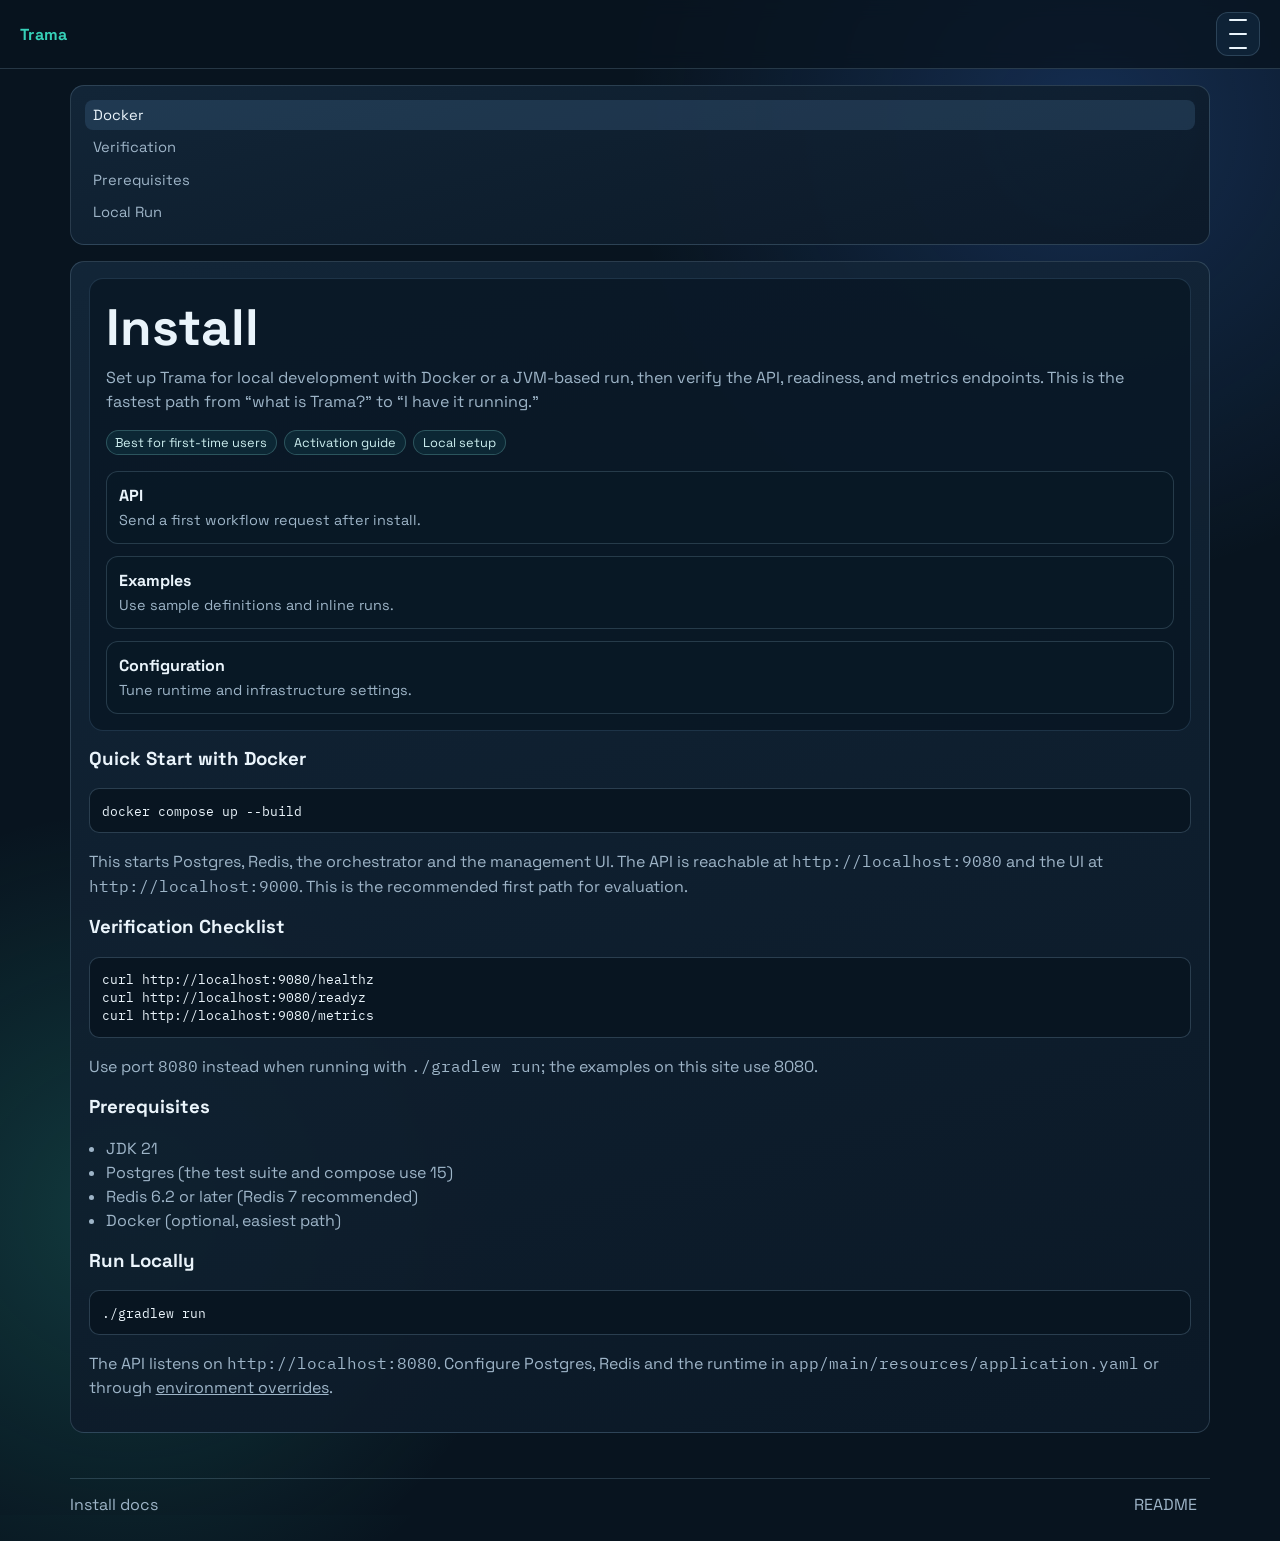
<file: install.html>
<!doctype html>
<html lang="en">
  <head>
    <meta charset="UTF-8" />
    <meta name="viewport" content="width=device-width, initial-scale=1.0" />
    <title>Install Trama Saga Orchestrator | Trama</title>
    <meta name="description" content="Install Trama locally with Docker or a JVM, connect Postgres and Redis, and verify the saga orchestrator API, readiness, and metrics endpoints." />
    <link rel="canonical" href="https://trama.run/install.html" />
    <meta property="og:title" content="Install Trama Saga Orchestrator | Trama" />
    <meta property="og:description" content="Install Trama locally with Docker or a JVM, connect Postgres and Redis, and verify the saga orchestrator API, readiness, and metrics endpoints." />
    <meta property="og:type" content="article" />
    <meta property="og:url" content="https://trama.run/install.html" />
    <meta property="og:site_name" content="Trama" />
    <meta name="twitter:card" content="summary_large_image" />
    <meta property="og:image" content="https://trama.run/assets/img/og-cover.png" />
    <meta property="og:image:width" content="1200" />
    <meta property="og:image:height" content="630" />
    <meta property="og:image:alt" content="Trama: a workflow graph with a split into an async branch waiting for its callback and a sleep branch, then a join" />
    <meta name="twitter:image" content="https://trama.run/assets/img/og-cover.png" />
    <link rel="icon" href="/assets/img/favicon.svg" type="image/svg+xml" />
    <link rel="icon" href="/favicon.ico" sizes="32x32" />
    <link rel="apple-touch-icon" href="/assets/img/apple-touch-icon.png" />
    <meta name="twitter:title" content="Install Trama Saga Orchestrator | Trama" />
    <meta name="twitter:description" content="Install Trama locally with Docker or a JVM, connect Postgres and Redis, and verify the saga orchestrator API, readiness, and metrics endpoints." />
    <link rel="preconnect" href="https://fonts.googleapis.com" />
    <link rel="preconnect" href="https://fonts.gstatic.com" crossorigin />
    <link href="https://fonts.googleapis.com/css2?family=Space+Grotesk:wght@400;500;700&family=IBM+Plex+Mono:wght@400;600&display=swap" rel="stylesheet" />
    <link rel="stylesheet" href="assets/css/main.css" />
    <script async src="https://www.googletagmanager.com/gtag/js?id=G-EVMDJ83T7E"></script>
    <script>
      window.dataLayer = window.dataLayer || [];
      function gtag() { dataLayer.push(arguments); }
      gtag("js", new Date());
      gtag("config", "G-EVMDJ83T7E");
    </script>
    <script type="application/ld+json">
      {
        "@context": "https://schema.org",
        "@type": "TechArticle",
        "headline": "Install Trama Saga Orchestrator",
        "description": "Install Trama locally with Docker or a JVM, connect Postgres and Redis, and verify the saga orchestrator API, readiness, and metrics endpoints.",
        "url": "https://trama.run/install.html",
        "mainEntityOfPage": "https://trama.run/install.html",
        "isPartOf": {
          "@type": "WebSite",
          "name": "Trama",
          "url": "https://trama.run/"
        },
        "about": {
          "@type": "SoftwareApplication",
          "name": "Trama",
          "url": "https://trama.run/",
          "codeRepository": "https://github.com/thiagoribeiro/trama"
        }
      }
    </script>
  </head>
  <body>
    <header class="topbar"><div class="topbar-row"><a class="brand" href="index.html">Trama</a><button class="topbar-menu-toggle" type="button" aria-expanded="false" aria-controls="site-nav" aria-label="Toggle navigation"><span></span><span></span><span></span></button><nav class="nav-links" id="site-nav"><a data-nav href="index.html">Home</a><a data-nav href="architecture.html">Architecture</a><a data-nav href="install.html">Install</a><a data-nav href="configuration.html">Configuration</a><a data-nav href="production.html">Production</a><a data-nav href="api.html">API</a><a data-nav href="observability.html">Observability</a><a data-nav href="examples.html">Examples</a><a data-nav href="tools.html">Tools</a><a data-nav href="community.html">Community</a><a data-nav href="ui.html">UI</a></nav><div class="actions"><a class="btn" href="https://github.com/thiagoribeiro/trama/blob/main/README.md">README</a></div></div></header>
    <main class="container doc-layout reveal">
      <aside class="sidebar">
        <a href="#docker" class="active">Docker</a>
        <a href="#verify">Verification</a>
        <a href="#prereq">Prerequisites</a>
        <a href="#local">Local Run</a>
      </aside>
      <article class="content">
        <div class="page-intro">
          <h1>Install</h1>
          <p>Set up Trama for local development with Docker or a JVM-based run, then verify the API, readiness, and metrics endpoints. This is the fastest path from “what is Trama?” to “I have it running.”</p>
          <div class="page-meta">
            <span>Best for first-time users</span>
            <span>Activation guide</span>
            <span>Local setup</span>
          </div>
          <div class="next-steps">
            <a class="next-step" href="api.html"><strong>API</strong><span>Send a first workflow request after install.</span></a>
            <a class="next-step" href="examples.html"><strong>Examples</strong><span>Use sample definitions and inline runs.</span></a>
            <a class="next-step" href="configuration.html"><strong>Configuration</strong><span>Tune runtime and infrastructure settings.</span></a>
          </div>
        </div>

        <h3 id="docker">Quick Start with Docker</h3>
        <div class="codeblock"><pre><code>docker compose up --build</code></pre></div>
        <p>This starts Postgres, Redis, the orchestrator and the management UI. The API is reachable at <code>http://localhost:9080</code> and the UI at <code>http://localhost:9000</code>. This is the recommended first path for evaluation.</p>

        <h3 id="verify">Verification Checklist</h3>
        <div class="codeblock"><pre><code>curl http://localhost:9080/healthz
curl http://localhost:9080/readyz
curl http://localhost:9080/metrics</code></pre></div>
        <p class="muted">Use port <code>8080</code> instead when running with <code>./gradlew run</code>; the examples on this site use 8080.</p>

        <h3 id="prereq">Prerequisites</h3>
        <ul>
          <li>JDK 21</li>
          <li>Postgres (the test suite and compose use 15)</li>
          <li>Redis 6.2 or later (Redis 7 recommended)</li>
          <li>Docker (optional, easiest path)</li>
        </ul>

        <h3 id="local">Run Locally</h3>
        <div class="codeblock"><pre><code>./gradlew run</code></pre></div>
        <p>The API listens on <code>http://localhost:8080</code>. Configure Postgres, Redis and the runtime in <code>app/main/resources/application.yaml</code> or through <a href="configuration.html#env">environment overrides</a>.</p>
      </article>
    </main>
    <footer class="container footer"><span>Install docs</span><div><a href="https://github.com/thiagoribeiro/trama/blob/main/README.md">README</a></div></footer>
    <script src="assets/js/main.js"></script>
  </body>
</html>
</file>
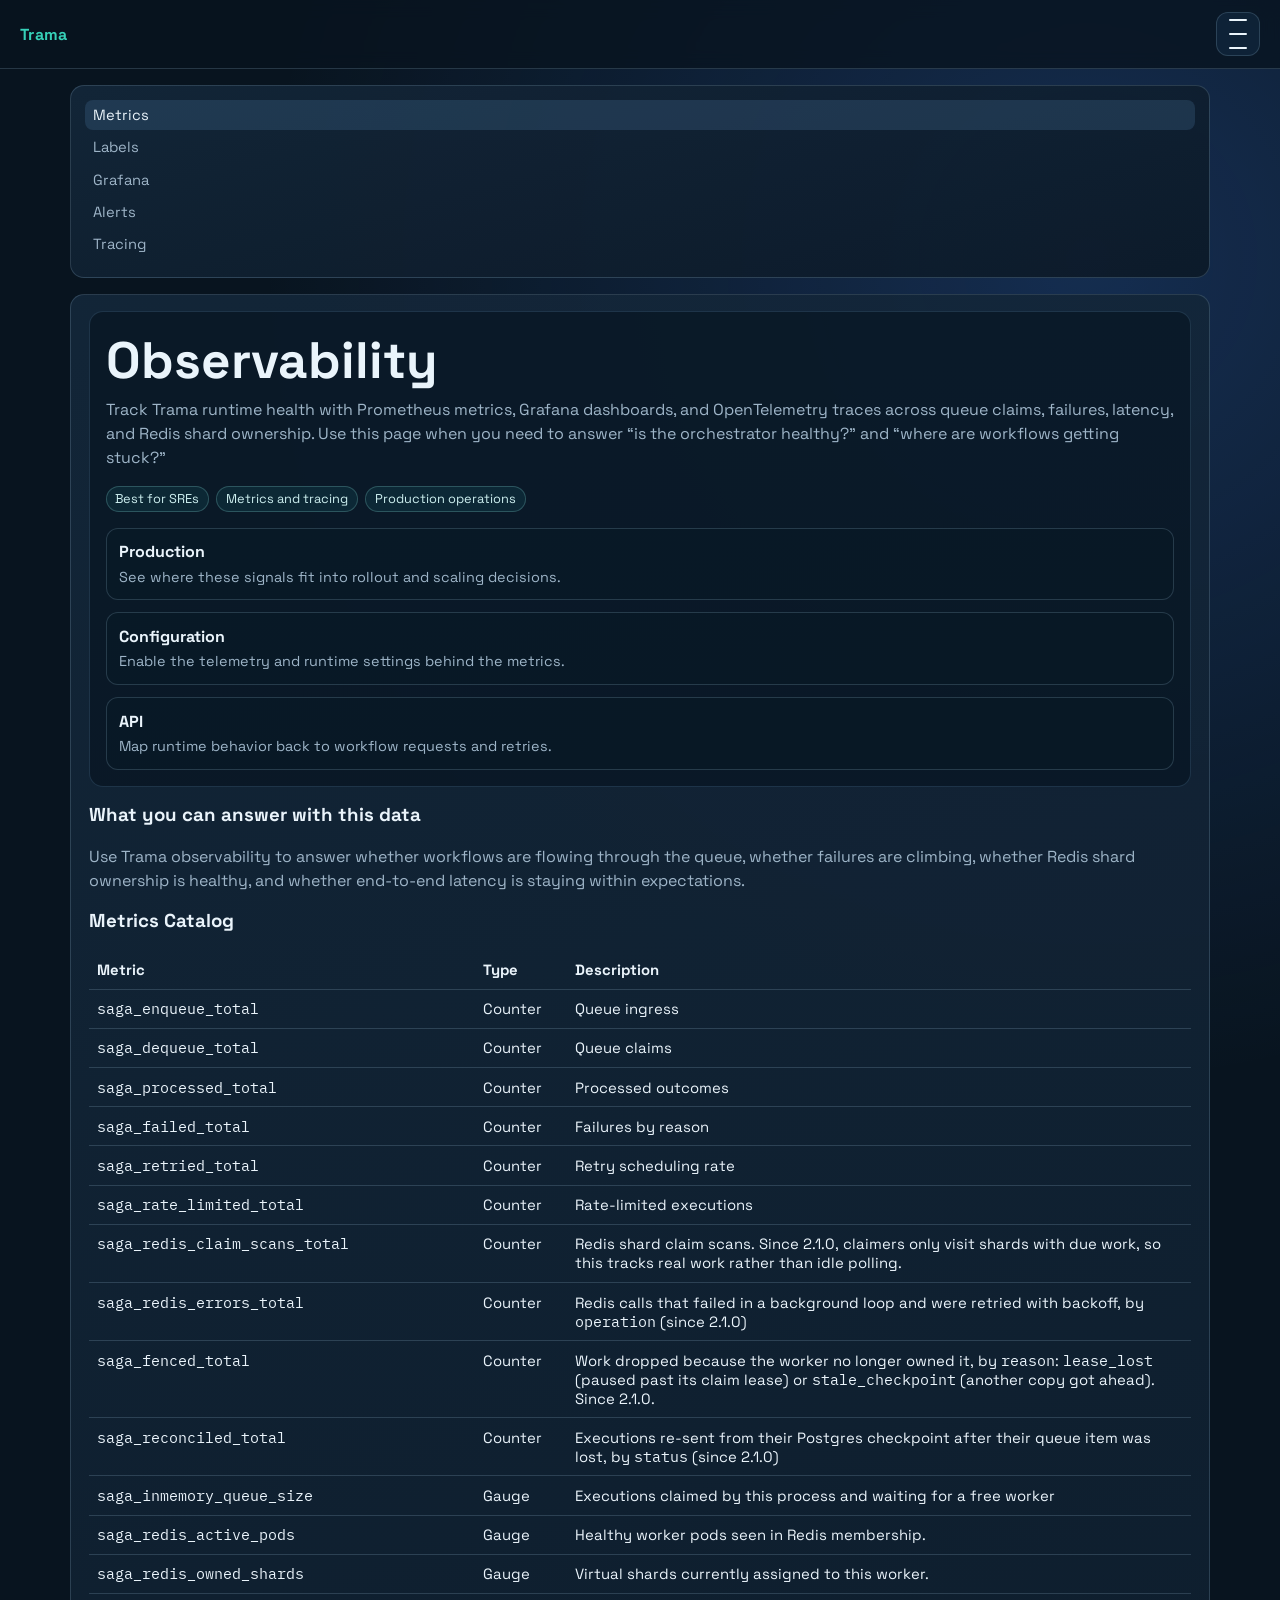
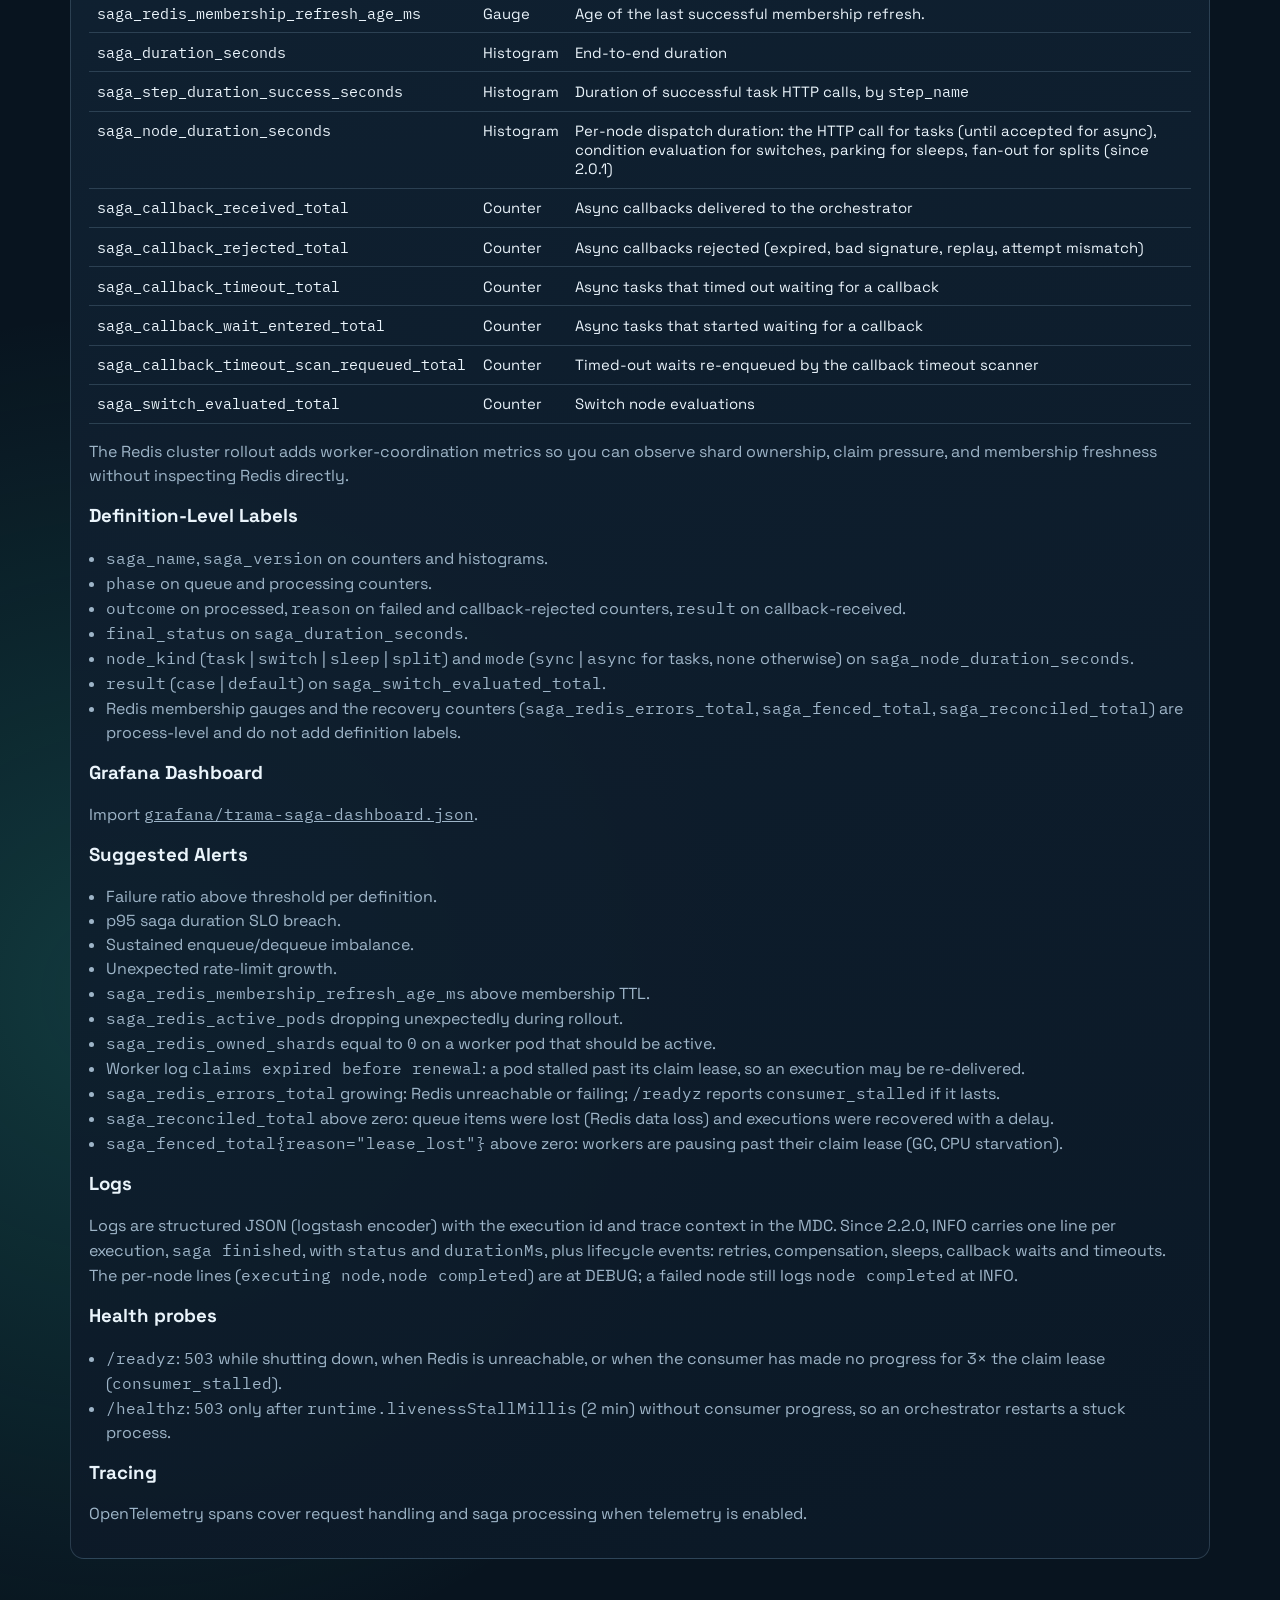
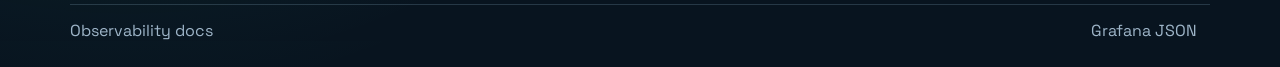
<file: observability.html>
<!doctype html>
<html lang="en">
  <head>
    <meta charset="UTF-8" />
    <meta name="viewport" content="width=device-width, initial-scale=1.0" />
    <title>Prometheus, Grafana, and OpenTelemetry for Trama | Trama</title>
    <meta name="description" content="Monitor Trama with Prometheus metrics, Grafana dashboards, and OpenTelemetry tracing for queue pressure, failures, shard ownership, and latency." />
    <link rel="canonical" href="https://trama.run/observability.html" />
    <meta property="og:title" content="Prometheus, Grafana, and OpenTelemetry for Trama | Trama" />
    <meta property="og:description" content="Monitor Trama with Prometheus metrics, Grafana dashboards, and OpenTelemetry tracing for queue pressure, failures, shard ownership, and latency." />
    <meta property="og:type" content="article" />
    <meta property="og:url" content="https://trama.run/observability.html" />
    <meta property="og:site_name" content="Trama" />
    <meta name="twitter:card" content="summary_large_image" />
    <meta property="og:image" content="https://trama.run/assets/img/og-cover.png" />
    <meta property="og:image:width" content="1200" />
    <meta property="og:image:height" content="630" />
    <meta property="og:image:alt" content="Trama: a workflow graph with a split into an async branch waiting for its callback and a sleep branch, then a join" />
    <meta name="twitter:image" content="https://trama.run/assets/img/og-cover.png" />
    <link rel="icon" href="/assets/img/favicon.svg" type="image/svg+xml" />
    <link rel="icon" href="/favicon.ico" sizes="32x32" />
    <link rel="apple-touch-icon" href="/assets/img/apple-touch-icon.png" />
    <meta name="twitter:title" content="Prometheus, Grafana, and OpenTelemetry for Trama | Trama" />
    <meta name="twitter:description" content="Monitor Trama with Prometheus metrics, Grafana dashboards, and OpenTelemetry tracing for queue pressure, failures, shard ownership, and latency." />
    <link rel="preconnect" href="https://fonts.googleapis.com" />
    <link rel="preconnect" href="https://fonts.gstatic.com" crossorigin />
    <link href="https://fonts.googleapis.com/css2?family=Space+Grotesk:wght@400;500;700&family=IBM+Plex+Mono:wght@400;600&display=swap" rel="stylesheet" />
    <link rel="stylesheet" href="assets/css/main.css" />
    <script async src="https://www.googletagmanager.com/gtag/js?id=G-EVMDJ83T7E"></script>
    <script>
      window.dataLayer = window.dataLayer || [];
      function gtag() { dataLayer.push(arguments); }
      gtag("js", new Date());
      gtag("config", "G-EVMDJ83T7E");
    </script>
    <script type="application/ld+json">
      {
        "@context": "https://schema.org",
        "@type": "TechArticle",
        "headline": "Prometheus, Grafana, and OpenTelemetry for Trama",
        "description": "Monitor Trama with Prometheus metrics, Grafana dashboards, and OpenTelemetry tracing for queue pressure, failures, shard ownership, and latency.",
        "url": "https://trama.run/observability.html",
        "mainEntityOfPage": "https://trama.run/observability.html",
        "isPartOf": {
          "@type": "WebSite",
          "name": "Trama",
          "url": "https://trama.run/"
        },
        "about": {
          "@type": "SoftwareApplication",
          "name": "Trama",
          "url": "https://trama.run/",
          "codeRepository": "https://github.com/thiagoribeiro/trama"
        }
      }
    </script>
  </head>
  <body>
    <header class="topbar"><div class="topbar-row"><a class="brand" href="index.html">Trama</a><button class="topbar-menu-toggle" type="button" aria-expanded="false" aria-controls="site-nav" aria-label="Toggle navigation"><span></span><span></span><span></span></button><nav class="nav-links" id="site-nav"><a data-nav href="index.html">Home</a><a data-nav href="architecture.html">Architecture</a><a data-nav href="install.html">Install</a><a data-nav href="configuration.html">Configuration</a><a data-nav href="production.html">Production</a><a data-nav href="api.html">API</a><a data-nav href="observability.html">Observability</a><a data-nav href="examples.html">Examples</a><a data-nav href="tools.html">Tools</a><a data-nav href="community.html">Community</a><a data-nav href="ui.html">UI</a></nav><div class="actions"><a class="btn" href="https://github.com/thiagoribeiro/trama/blob/main/grafana/trama-saga-dashboard.json">Grafana JSON</a></div></div></header>
    <main class="container doc-layout reveal">
      <aside class="sidebar">
        <a href="#metrics" class="active">Metrics</a>
        <a href="#labels">Labels</a>
        <a href="#grafana">Grafana</a>
        <a href="#alerts">Alerts</a>
        <a href="#tracing">Tracing</a>
      </aside>
      <article class="content">
        <div class="page-intro">
          <h1>Observability</h1>
          <p>Track Trama runtime health with Prometheus metrics, Grafana dashboards, and OpenTelemetry traces across queue claims, failures, latency, and Redis shard ownership. Use this page when you need to answer “is the orchestrator healthy?” and “where are workflows getting stuck?”</p>
          <div class="page-meta">
            <span>Best for SREs</span>
            <span>Metrics and tracing</span>
            <span>Production operations</span>
          </div>
          <div class="next-steps">
            <a class="next-step" href="production.html"><strong>Production</strong><span>See where these signals fit into rollout and scaling decisions.</span></a>
            <a class="next-step" href="configuration.html"><strong>Configuration</strong><span>Enable the telemetry and runtime settings behind the metrics.</span></a>
            <a class="next-step" href="api.html"><strong>API</strong><span>Map runtime behavior back to workflow requests and retries.</span></a>
          </div>
        </div>

        <h3>What you can answer with this data</h3>
        <p>Use Trama observability to answer whether workflows are flowing through the queue, whether failures are climbing, whether Redis shard ownership is healthy, and whether end-to-end latency is staying within expectations.</p>

        <h3 id="metrics">Metrics Catalog</h3>
        <table>
          <thead><tr><th>Metric</th><th>Type</th><th>Description</th></tr></thead>
          <tbody>
            <tr><td><code>saga_enqueue_total</code></td><td>Counter</td><td>Queue ingress</td></tr>
            <tr><td><code>saga_dequeue_total</code></td><td>Counter</td><td>Queue claims</td></tr>
            <tr><td><code>saga_processed_total</code></td><td>Counter</td><td>Processed outcomes</td></tr>
            <tr><td><code>saga_failed_total</code></td><td>Counter</td><td>Failures by reason</td></tr>
            <tr><td><code>saga_retried_total</code></td><td>Counter</td><td>Retry scheduling rate</td></tr>
            <tr><td><code>saga_rate_limited_total</code></td><td>Counter</td><td>Rate-limited executions</td></tr>
            <tr><td><code>saga_redis_claim_scans_total</code></td><td>Counter</td><td>Redis shard claim scans. Since 2.1.0, claimers only visit shards with due work, so this tracks real work rather than idle polling.</td></tr>
            <tr><td><code>saga_redis_errors_total</code></td><td>Counter</td><td>Redis calls that failed in a background loop and were retried with backoff, by <code>operation</code> (since 2.1.0)</td></tr>
            <tr><td><code>saga_fenced_total</code></td><td>Counter</td><td>Work dropped because the worker no longer owned it, by <code>reason</code>: <code>lease_lost</code> (paused past its claim lease) or <code>stale_checkpoint</code> (another copy got ahead). Since 2.1.0.</td></tr>
            <tr><td><code>saga_reconciled_total</code></td><td>Counter</td><td>Executions re-sent from their Postgres checkpoint after their queue item was lost, by <code>status</code> (since 2.1.0)</td></tr>
            <tr><td><code>saga_inmemory_queue_size</code></td><td>Gauge</td><td>Executions claimed by this process and waiting for a free worker</td></tr>
            <tr><td><code>saga_redis_active_pods</code></td><td>Gauge</td><td>Healthy worker pods seen in Redis membership.</td></tr>
            <tr><td><code>saga_redis_owned_shards</code></td><td>Gauge</td><td>Virtual shards currently assigned to this worker.</td></tr>
            <tr><td><code>saga_redis_membership_refresh_age_ms</code></td><td>Gauge</td><td>Age of the last successful membership refresh.</td></tr>
            <tr><td><code>saga_duration_seconds</code></td><td>Histogram</td><td>End-to-end duration</td></tr>
            <tr><td><code>saga_step_duration_success_seconds</code></td><td>Histogram</td><td>Duration of successful task HTTP calls, by <code>step_name</code></td></tr>
            <tr><td><code>saga_node_duration_seconds</code></td><td>Histogram</td><td>Per-node dispatch duration: the HTTP call for tasks (until accepted for async), condition evaluation for switches, parking for sleeps, fan-out for splits (since 2.0.1)</td></tr>
            <tr><td><code>saga_callback_received_total</code></td><td>Counter</td><td>Async callbacks delivered to the orchestrator</td></tr>
            <tr><td><code>saga_callback_rejected_total</code></td><td>Counter</td><td>Async callbacks rejected (expired, bad signature, replay, attempt mismatch)</td></tr>
            <tr><td><code>saga_callback_timeout_total</code></td><td>Counter</td><td>Async tasks that timed out waiting for a callback</td></tr>
            <tr><td><code>saga_callback_wait_entered_total</code></td><td>Counter</td><td>Async tasks that started waiting for a callback</td></tr>
            <tr><td><code>saga_callback_timeout_scan_requeued_total</code></td><td>Counter</td><td>Timed-out waits re-enqueued by the callback timeout scanner</td></tr>
            <tr><td><code>saga_switch_evaluated_total</code></td><td>Counter</td><td>Switch node evaluations</td></tr>
          </tbody>
        </table>
        <p>The Redis cluster rollout adds worker-coordination metrics so you can observe shard ownership, claim pressure, and membership freshness without inspecting Redis directly.</p>

        <h3 id="labels">Definition-Level Labels</h3>
        <ul>
          <li><code>saga_name</code>, <code>saga_version</code> on counters and histograms.</li>
          <li><code>phase</code> on queue and processing counters.</li>
          <li><code>outcome</code> on processed, <code>reason</code> on failed and callback-rejected counters, <code>result</code> on callback-received.</li>
          <li><code>final_status</code> on <code>saga_duration_seconds</code>.</li>
          <li><code>node_kind</code> (<code>task</code> | <code>switch</code> | <code>sleep</code> | <code>split</code>) and <code>mode</code> (<code>sync</code> | <code>async</code> for tasks, <code>none</code> otherwise) on <code>saga_node_duration_seconds</code>.</li>
          <li><code>result</code> (<code>case</code> | <code>default</code>) on <code>saga_switch_evaluated_total</code>.</li>
          <li>Redis membership gauges and the recovery counters (<code>saga_redis_errors_total</code>, <code>saga_fenced_total</code>, <code>saga_reconciled_total</code>) are process-level and do not add definition labels.</li>
        </ul>

        <h3 id="grafana">Grafana Dashboard</h3>
        <p>Import <a href="https://github.com/thiagoribeiro/trama/blob/main/grafana/trama-saga-dashboard.json"><code>grafana/trama-saga-dashboard.json</code></a>.</p>
        
        <h3 id="alerts">Suggested Alerts</h3>
        <ul>
          <li>Failure ratio above threshold per definition.</li>
          <li>p95 saga duration SLO breach.</li>
          <li>Sustained enqueue/dequeue imbalance.</li>
          <li>Unexpected rate-limit growth.</li>
          <li><code>saga_redis_membership_refresh_age_ms</code> above membership TTL.</li>
          <li><code>saga_redis_active_pods</code> dropping unexpectedly during rollout.</li>
          <li><code>saga_redis_owned_shards</code> equal to <code>0</code> on a worker pod that should be active.</li>
          <li>Worker log <code>claims expired before renewal</code>: a pod stalled past its claim lease, so an execution may be re-delivered.</li>
          <li><code>saga_redis_errors_total</code> growing: Redis unreachable or failing; <code>/readyz</code> reports <code>consumer_stalled</code> if it lasts.</li>
          <li><code>saga_reconciled_total</code> above zero: queue items were lost (Redis data loss) and executions were recovered with a delay.</li>
          <li><code>saga_fenced_total{reason="lease_lost"}</code> above zero: workers are pausing past their claim lease (GC, CPU starvation).</li>
        </ul>

        <h3 id="logs">Logs</h3>
        <p>Logs are structured JSON (logstash encoder) with the execution id and trace context in the MDC. Since 2.2.0, INFO carries one line per execution, <code>saga finished</code>, with <code>status</code> and <code>durationMs</code>, plus lifecycle events: retries, compensation, sleeps, callback waits and timeouts. The per-node lines (<code>executing node</code>, <code>node completed</code>) are at DEBUG; a failed node still logs <code>node completed</code> at INFO.</p>

        <h3 id="health">Health probes</h3>
        <ul>
          <li><code>/readyz</code>: <code>503</code> while shutting down, when Redis is unreachable, or when the consumer has made no progress for 3× the claim lease (<code>consumer_stalled</code>).</li>
          <li><code>/healthz</code>: <code>503</code> only after <code>runtime.livenessStallMillis</code> (2 min) without consumer progress, so an orchestrator restarts a stuck process.</li>
        </ul>

        <h3 id="tracing">Tracing</h3>
        <p>OpenTelemetry spans cover request handling and saga processing when telemetry is enabled.</p>
      </article>
    </main>
    <footer class="container footer"><span>Observability docs</span><div><a href="https://github.com/thiagoribeiro/trama/blob/main/grafana/trama-saga-dashboard.json">Grafana JSON</a></div></footer>
    <script src="assets/js/main.js"></script>
  </body>
</html>
</file>
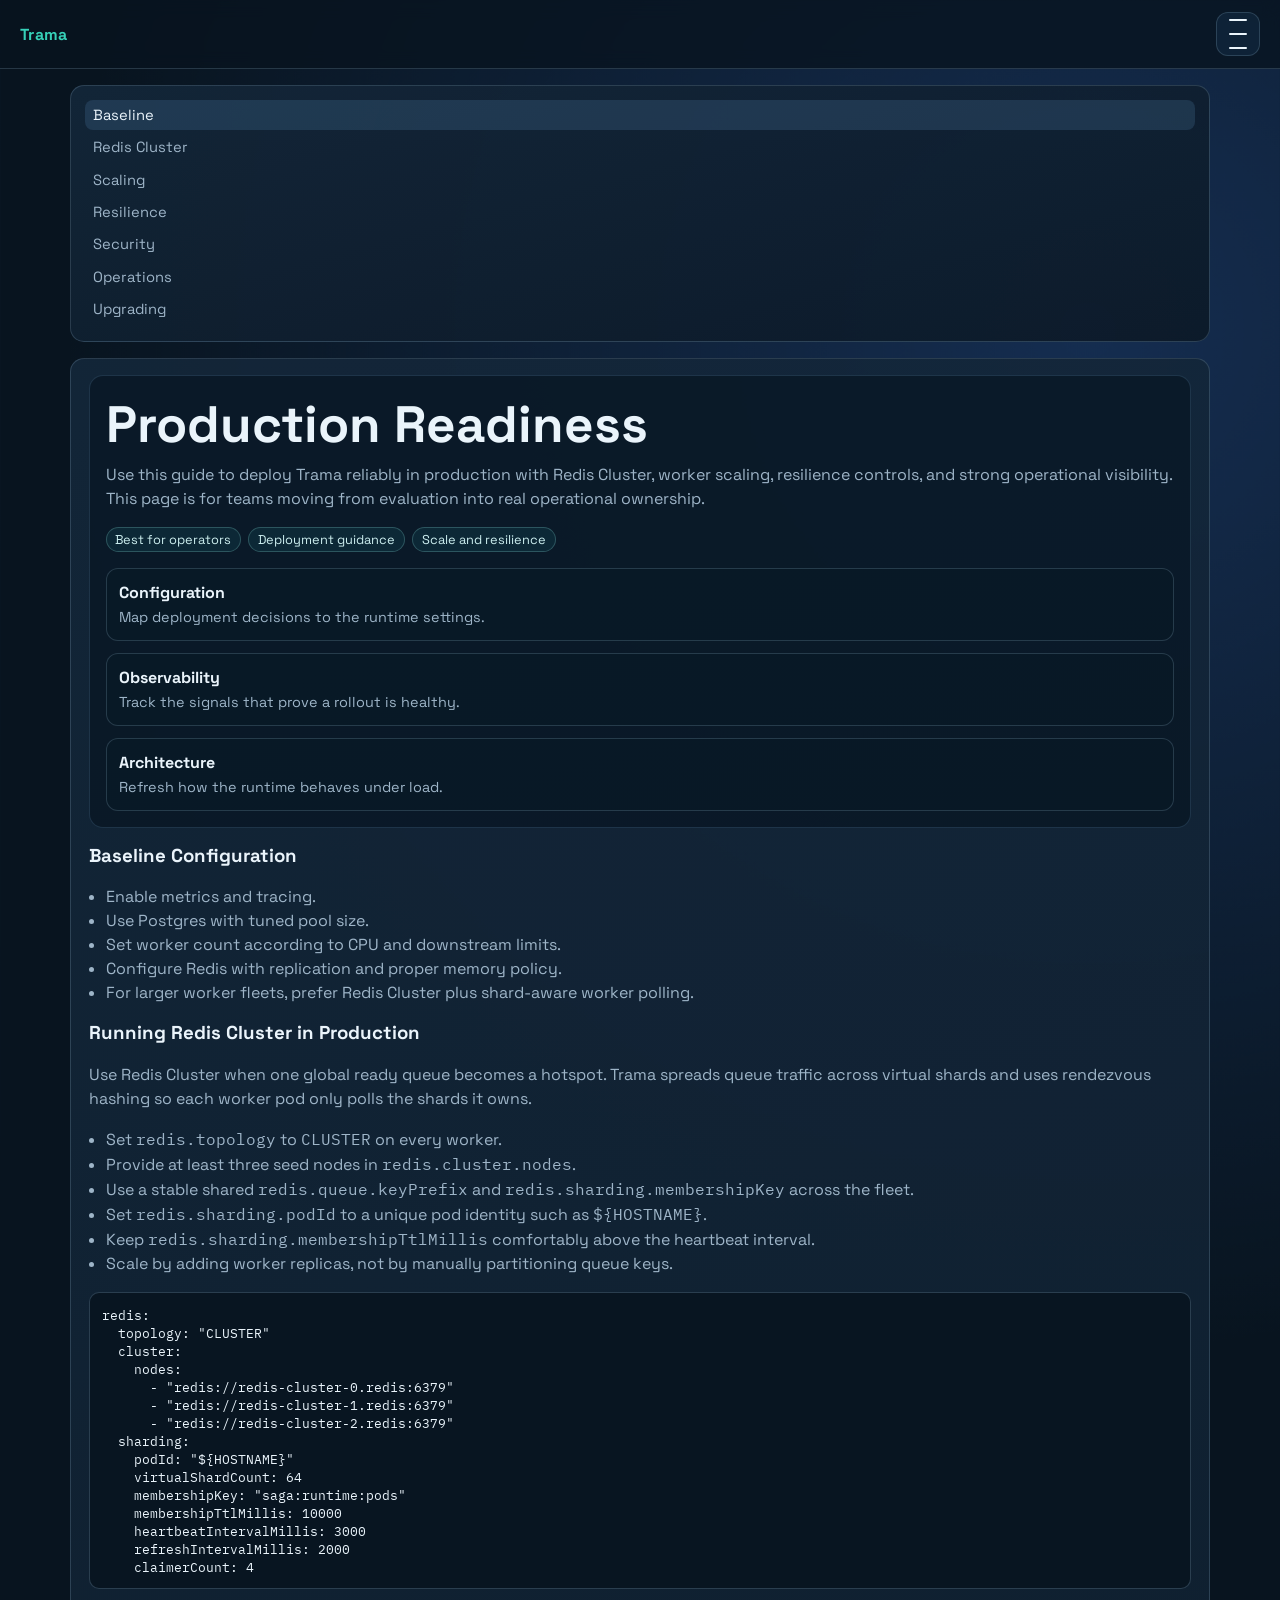
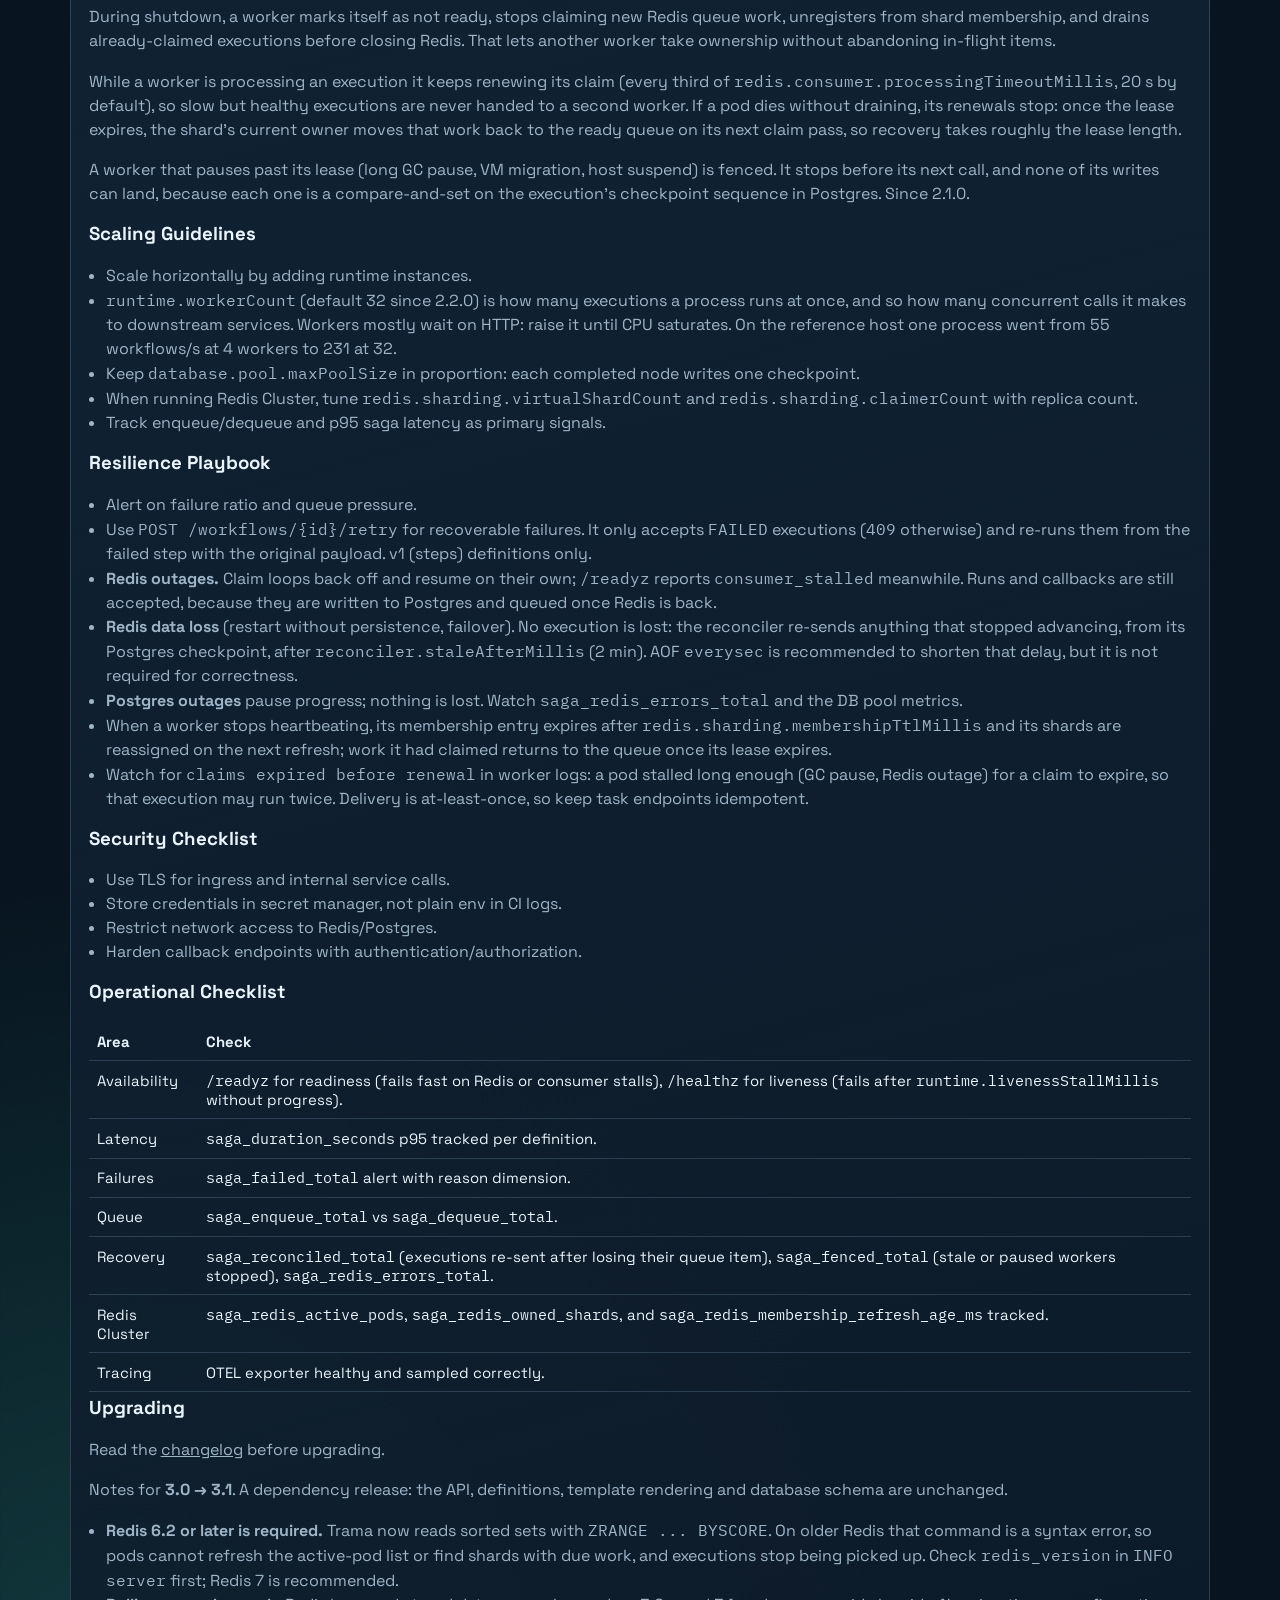
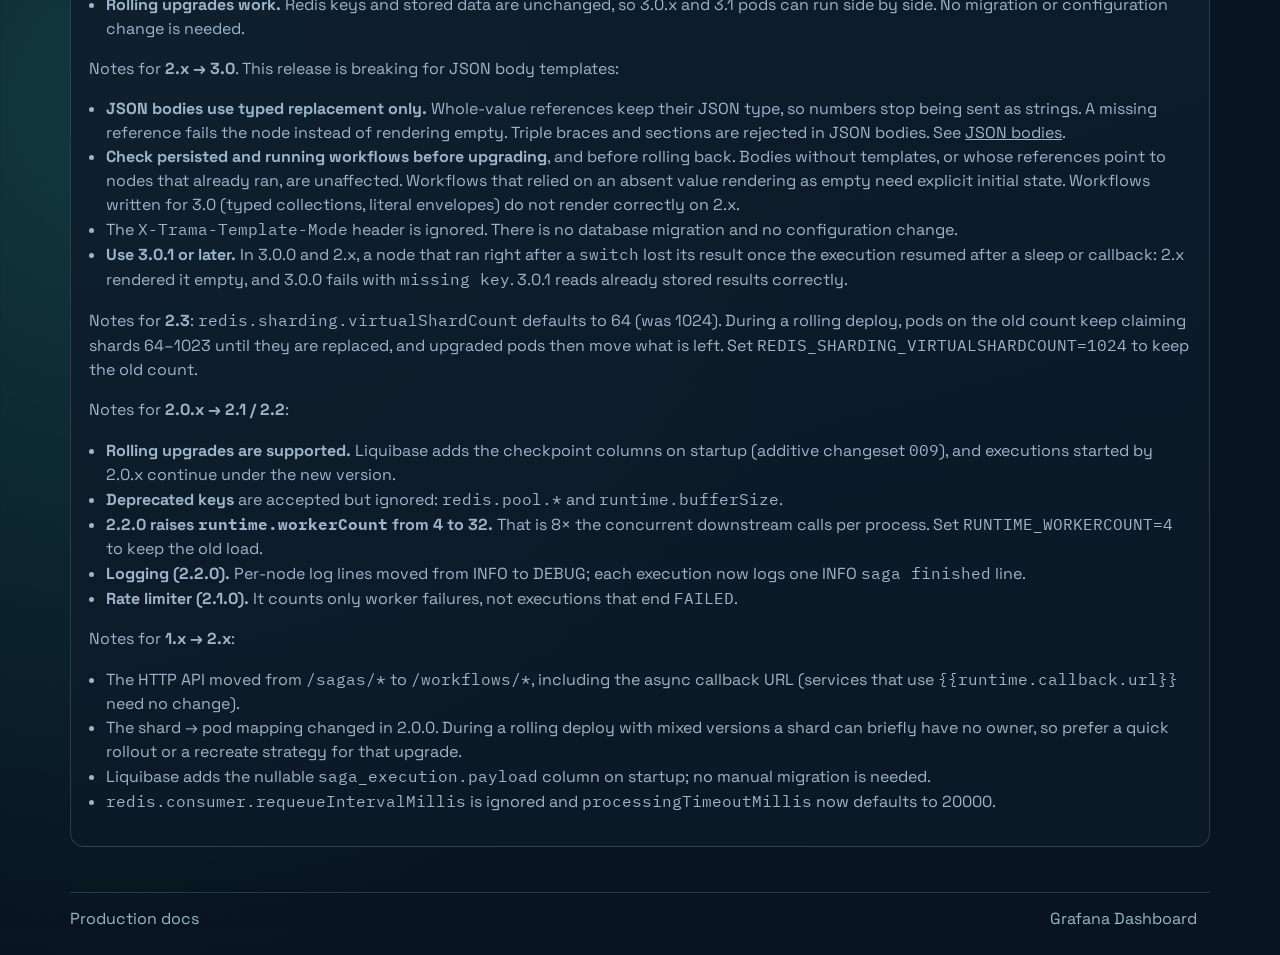
<file: production.html>
<!doctype html>
<html lang="en">
  <head>
    <meta charset="UTF-8" />
    <meta name="viewport" content="width=device-width, initial-scale=1.0" />
    <title>Production Deployment Guide for Trama | Trama</title>
    <meta name="description" content="Deploy Trama in production with Redis Cluster, worker scaling, resilience controls, operational runbooks, and observability best practices." />
    <link rel="canonical" href="https://trama.run/production.html" />
    <meta property="og:title" content="Production Deployment Guide for Trama | Trama" />
    <meta property="og:description" content="Deploy Trama in production with Redis Cluster, worker scaling, resilience controls, operational runbooks, and observability best practices." />
    <meta property="og:type" content="article" />
    <meta property="og:url" content="https://trama.run/production.html" />
    <meta property="og:site_name" content="Trama" />
    <meta name="twitter:card" content="summary_large_image" />
    <meta property="og:image" content="https://trama.run/assets/img/og-cover.png" />
    <meta property="og:image:width" content="1200" />
    <meta property="og:image:height" content="630" />
    <meta property="og:image:alt" content="Trama: a workflow graph with a split into an async branch waiting for its callback and a sleep branch, then a join" />
    <meta name="twitter:image" content="https://trama.run/assets/img/og-cover.png" />
    <link rel="icon" href="/assets/img/favicon.svg" type="image/svg+xml" />
    <link rel="icon" href="/favicon.ico" sizes="32x32" />
    <link rel="apple-touch-icon" href="/assets/img/apple-touch-icon.png" />
    <meta name="twitter:title" content="Production Deployment Guide for Trama | Trama" />
    <meta name="twitter:description" content="Deploy Trama in production with Redis Cluster, worker scaling, resilience controls, operational runbooks, and observability best practices." />
    <link rel="preconnect" href="https://fonts.googleapis.com" />
    <link rel="preconnect" href="https://fonts.gstatic.com" crossorigin />
    <link href="https://fonts.googleapis.com/css2?family=Space+Grotesk:wght@400;500;700&family=IBM+Plex+Mono:wght@400;600&display=swap" rel="stylesheet" />
    <link rel="stylesheet" href="assets/css/main.css" />
    <script async src="https://www.googletagmanager.com/gtag/js?id=G-EVMDJ83T7E"></script>
    <script>
      window.dataLayer = window.dataLayer || [];
      function gtag() { dataLayer.push(arguments); }
      gtag("js", new Date());
      gtag("config", "G-EVMDJ83T7E");
    </script>
    <script type="application/ld+json">
      {
        "@context": "https://schema.org",
        "@type": "TechArticle",
        "headline": "Production Deployment Guide for Trama",
        "description": "Deploy Trama in production with Redis Cluster, worker scaling, resilience controls, operational runbooks, and observability best practices.",
        "url": "https://trama.run/production.html",
        "mainEntityOfPage": "https://trama.run/production.html",
        "isPartOf": {
          "@type": "WebSite",
          "name": "Trama",
          "url": "https://trama.run/"
        },
        "about": {
          "@type": "SoftwareApplication",
          "name": "Trama",
          "url": "https://trama.run/",
          "codeRepository": "https://github.com/thiagoribeiro/trama"
        }
      }
    </script>
  </head>
  <body>
    <header class="topbar"><div class="topbar-row"><a class="brand" href="index.html">Trama</a><button class="topbar-menu-toggle" type="button" aria-expanded="false" aria-controls="site-nav" aria-label="Toggle navigation"><span></span><span></span><span></span></button><nav class="nav-links" id="site-nav"><a data-nav href="index.html">Home</a><a data-nav href="architecture.html">Architecture</a><a data-nav href="install.html">Install</a><a data-nav href="configuration.html">Configuration</a><a data-nav href="production.html">Production</a><a data-nav href="api.html">API</a><a data-nav href="observability.html">Observability</a><a data-nav href="examples.html">Examples</a><a data-nav href="tools.html">Tools</a><a data-nav href="community.html">Community</a><a data-nav href="ui.html">UI</a></nav><div class="actions"><a class="btn" href="observability.html">Observability</a></div></div></header>
    <main class="container doc-layout reveal">
      <aside class="sidebar">
        <a href="#baseline" class="active">Baseline</a>
        <a href="#redis-cluster">Redis Cluster</a>
        <a href="#scaling">Scaling</a>
        <a href="#resilience">Resilience</a>
        <a href="#security">Security</a>
        <a href="#operations">Operations</a>
        <a href="#upgrading">Upgrading</a>
      </aside>
      <article class="content">
        <div class="page-intro">
          <h1>Production Readiness</h1>
          <p>Use this guide to deploy Trama reliably in production with Redis Cluster, worker scaling, resilience controls, and strong operational visibility. This page is for teams moving from evaluation into real operational ownership.</p>
          <div class="page-meta">
            <span>Best for operators</span>
            <span>Deployment guidance</span>
            <span>Scale and resilience</span>
          </div>
          <div class="next-steps">
            <a class="next-step" href="configuration.html"><strong>Configuration</strong><span>Map deployment decisions to the runtime settings.</span></a>
            <a class="next-step" href="observability.html"><strong>Observability</strong><span>Track the signals that prove a rollout is healthy.</span></a>
            <a class="next-step" href="architecture.html"><strong>Architecture</strong><span>Refresh how the runtime behaves under load.</span></a>
          </div>
        </div>

        <h3 id="baseline">Baseline Configuration</h3>
        <ul>
          <li>Enable metrics and tracing.</li>
          <li>Use Postgres with tuned pool size.</li>
          <li>Set worker count according to CPU and downstream limits.</li>
          <li>Configure Redis with replication and proper memory policy.</li>
          <li>For larger worker fleets, prefer Redis Cluster plus shard-aware worker polling.</li>
        </ul>

        <h3 id="redis-cluster">Running Redis Cluster in Production</h3>
        <p>Use Redis Cluster when one global ready queue becomes a hotspot. Trama spreads queue traffic across virtual shards and uses rendezvous hashing so each worker pod only polls the shards it owns.</p>
        <ul>
          <li>Set <code>redis.topology</code> to <code>CLUSTER</code> on every worker.</li>
          <li>Provide at least three seed nodes in <code>redis.cluster.nodes</code>.</li>
          <li>Use a stable shared <code>redis.queue.keyPrefix</code> and <code>redis.sharding.membershipKey</code> across the fleet.</li>
          <li>Set <code>redis.sharding.podId</code> to a unique pod identity such as <code>${HOSTNAME}</code>.</li>
          <li>Keep <code>redis.sharding.membershipTtlMillis</code> comfortably above the heartbeat interval.</li>
          <li>Scale by adding worker replicas, not by manually partitioning queue keys.</li>
        </ul>
        <div class="codeblock"><pre><code>redis:
  topology: "CLUSTER"
  cluster:
    nodes:
      - "redis://redis-cluster-0.redis:6379"
      - "redis://redis-cluster-1.redis:6379"
      - "redis://redis-cluster-2.redis:6379"
  sharding:
    podId: "${HOSTNAME}"
    virtualShardCount: 64
    membershipKey: "saga:runtime:pods"
    membershipTtlMillis: 10000
    heartbeatIntervalMillis: 3000
    refreshIntervalMillis: 2000
    claimerCount: 4</code></pre></div>
        <p>During shutdown, a worker marks itself as not ready, stops claiming new Redis queue work, unregisters from shard membership, and drains already-claimed executions before closing Redis. That lets another worker take ownership without abandoning in-flight items.</p>
        <p>While a worker is processing an execution it keeps renewing its claim (every third of <code>redis.consumer.processingTimeoutMillis</code>, 20 s by default), so slow but healthy executions are never handed to a second worker. If a pod dies without draining, its renewals stop: once the lease expires, the shard's current owner moves that work back to the ready queue on its next claim pass, so recovery takes roughly the lease length.</p>
        <p>A worker that pauses past its lease (long GC pause, VM migration, host suspend) is fenced. It stops before its next call, and none of its writes can land, because each one is a compare-and-set on the execution's checkpoint sequence in Postgres. Since 2.1.0.</p>

        <h3 id="scaling">Scaling Guidelines</h3>
        <ul>
          <li>Scale horizontally by adding runtime instances.</li>
          <li><code>runtime.workerCount</code> (default 32 since 2.2.0) is how many executions a process runs at once, and so how many concurrent calls it makes to downstream services. Workers mostly wait on HTTP: raise it until CPU saturates. On the reference host one process went from 55 workflows/s at 4 workers to 231 at 32.</li>
          <li>Keep <code>database.pool.maxPoolSize</code> in proportion: each completed node writes one checkpoint.</li>
          <li>When running Redis Cluster, tune <code>redis.sharding.virtualShardCount</code> and <code>redis.sharding.claimerCount</code> with replica count.</li>
          <li>Track enqueue/dequeue and p95 saga latency as primary signals.</li>
        </ul>

        <h3 id="resilience">Resilience Playbook</h3>
        <ul>
          <li>Alert on failure ratio and queue pressure.</li>
          <li>Use <code>POST /workflows/{id}/retry</code> for recoverable failures. It only accepts <code>FAILED</code> executions (<code>409</code> otherwise) and re-runs them from the failed step with the original payload. v1 (steps) definitions only.</li>
          <li><strong>Redis outages.</strong> Claim loops back off and resume on their own; <code>/readyz</code> reports <code>consumer_stalled</code> meanwhile. Runs and callbacks are still accepted, because they are written to Postgres and queued once Redis is back.</li>
          <li><strong>Redis data loss</strong> (restart without persistence, failover). No execution is lost: the reconciler re-sends anything that stopped advancing, from its Postgres checkpoint, after <code>reconciler.staleAfterMillis</code> (2 min). AOF <code>everysec</code> is recommended to shorten that delay, but it is not required for correctness.</li>
          <li><strong>Postgres outages</strong> pause progress; nothing is lost. Watch <code>saga_redis_errors_total</code> and the DB pool metrics.</li>
          <li>When a worker stops heartbeating, its membership entry expires after <code>redis.sharding.membershipTtlMillis</code> and its shards are reassigned on the next refresh; work it had claimed returns to the queue once its lease expires.</li>
          <li>Watch for <code>claims expired before renewal</code> in worker logs: a pod stalled long enough (GC pause, Redis outage) for a claim to expire, so that execution may run twice. Delivery is at-least-once, so keep task endpoints idempotent.</li>
        </ul>

        <h3 id="security">Security Checklist</h3>
        <ul>
          <li>Use TLS for ingress and internal service calls.</li>
          <li>Store credentials in secret manager, not plain env in CI logs.</li>
          <li>Restrict network access to Redis/Postgres.</li>
          <li>Harden callback endpoints with authentication/authorization.</li>
        </ul>

        <h3 id="operations">Operational Checklist</h3>
        <table>
          <thead><tr><th>Area</th><th>Check</th></tr></thead>
          <tbody>
            <tr><td>Availability</td><td><code>/readyz</code> for readiness (fails fast on Redis or consumer stalls), <code>/healthz</code> for liveness (fails after <code>runtime.livenessStallMillis</code> without progress).</td></tr>
            <tr><td>Latency</td><td><code>saga_duration_seconds</code> p95 tracked per definition.</td></tr>
            <tr><td>Failures</td><td><code>saga_failed_total</code> alert with reason dimension.</td></tr>
            <tr><td>Queue</td><td><code>saga_enqueue_total</code> vs <code>saga_dequeue_total</code>.</td></tr>
            <tr><td>Recovery</td><td><code>saga_reconciled_total</code> (executions re-sent after losing their queue item), <code>saga_fenced_total</code> (stale or paused workers stopped), <code>saga_redis_errors_total</code>.</td></tr>
            <tr><td>Redis Cluster</td><td><code>saga_redis_active_pods</code>, <code>saga_redis_owned_shards</code>, and <code>saga_redis_membership_refresh_age_ms</code> tracked.</td></tr>
            <tr><td>Tracing</td><td>OTEL exporter healthy and sampled correctly.</td></tr>
          </tbody>
        </table>

        <h3 id="upgrading">Upgrading</h3>
        <p>Read the <a href="https://github.com/thiagoribeiro/trama/blob/main/CHANGELOG.md">changelog</a> before upgrading.</p>
        <p>Notes for <strong>3.0 → 3.1</strong>. A dependency release: the API, definitions, template rendering and database schema are unchanged.</p>
        <ul>
          <li><strong>Redis 6.2 or later is required.</strong> Trama now reads sorted sets with <code>ZRANGE ... BYSCORE</code>. On older Redis that command is a syntax error, so pods cannot refresh the active-pod list or find shards with due work, and executions stop being picked up. Check <code>redis_version</code> in <code>INFO server</code> first; Redis 7 is recommended.</li>
          <li><strong>Rolling upgrades work.</strong> Redis keys and stored data are unchanged, so 3.0.x and 3.1 pods can run side by side. No migration or configuration change is needed.</li>
        </ul>
        <p>Notes for <strong>2.x → 3.0</strong>. This release is breaking for JSON body templates:</p>
        <ul>
          <li><strong>JSON bodies use typed replacement only.</strong> Whole-value references keep their JSON type, so numbers stop being sent as strings. A missing reference fails the node instead of rendering empty. Triple braces and sections are rejected in JSON bodies. See <a href="examples.html#typed-json">JSON bodies</a>.</li>
          <li><strong>Check persisted and running workflows before upgrading</strong>, and before rolling back. Bodies without templates, or whose references point to nodes that already ran, are unaffected. Workflows that relied on an absent value rendering as empty need explicit initial state. Workflows written for 3.0 (typed collections, literal envelopes) do not render correctly on 2.x.</li>
          <li>The <code>X-Trama-Template-Mode</code> header is ignored. There is no database migration and no configuration change.</li>
          <li><strong>Use 3.0.1 or later.</strong> In 3.0.0 and 2.x, a node that ran right after a <code>switch</code> lost its result once the execution resumed after a sleep or callback: 2.x rendered it empty, and 3.0.0 fails with <code>missing key</code>. 3.0.1 reads already stored results correctly.</li>
        </ul>
        <p>Notes for <strong>2.3</strong>: <code>redis.sharding.virtualShardCount</code> defaults to 64 (was 1024). During a rolling deploy, pods on the old count keep claiming shards 64–1023 until they are replaced, and upgraded pods then move what is left. Set <code>REDIS_SHARDING_VIRTUALSHARDCOUNT=1024</code> to keep the old count.</p>
        <p>Notes for <strong>2.0.x → 2.1 / 2.2</strong>:</p>
        <ul>
          <li><strong>Rolling upgrades are supported.</strong> Liquibase adds the checkpoint columns on startup (additive changeset <code>009</code>), and executions started by 2.0.x continue under the new version.</li>
          <li><strong>Deprecated keys</strong> are accepted but ignored: <code>redis.pool.*</code> and <code>runtime.bufferSize</code>.</li>
          <li><strong>2.2.0 raises <code>runtime.workerCount</code> from 4 to 32.</strong> That is 8× the concurrent downstream calls per process. Set <code>RUNTIME_WORKERCOUNT=4</code> to keep the old load.</li>
          <li><strong>Logging (2.2.0).</strong> Per-node log lines moved from INFO to DEBUG; each execution now logs one INFO <code>saga finished</code> line.</li>
          <li><strong>Rate limiter (2.1.0).</strong> It counts only worker failures, not executions that end <code>FAILED</code>.</li>
        </ul>
        <p>Notes for <strong>1.x → 2.x</strong>:</p>
        <ul>
          <li>The HTTP API moved from <code>/sagas/*</code> to <code>/workflows/*</code>, including the async callback URL (services that use <code>{{runtime.callback.url}}</code> need no change).</li>
          <li>The shard → pod mapping changed in 2.0.0. During a rolling deploy with mixed versions a shard can briefly have no owner, so prefer a quick rollout or a recreate strategy for that upgrade.</li>
          <li>Liquibase adds the nullable <code>saga_execution.payload</code> column on startup; no manual migration is needed.</li>
          <li><code>redis.consumer.requeueIntervalMillis</code> is ignored and <code>processingTimeoutMillis</code> now defaults to 20000.</li>
        </ul>
      </article>
    </main>
    <footer class="container footer"><span>Production docs</span><div><a href="https://github.com/thiagoribeiro/trama/blob/main/grafana/trama-saga-dashboard.json">Grafana Dashboard</a></div></footer>
    <script src="assets/js/main.js"></script>
  </body>
</html>
</file>
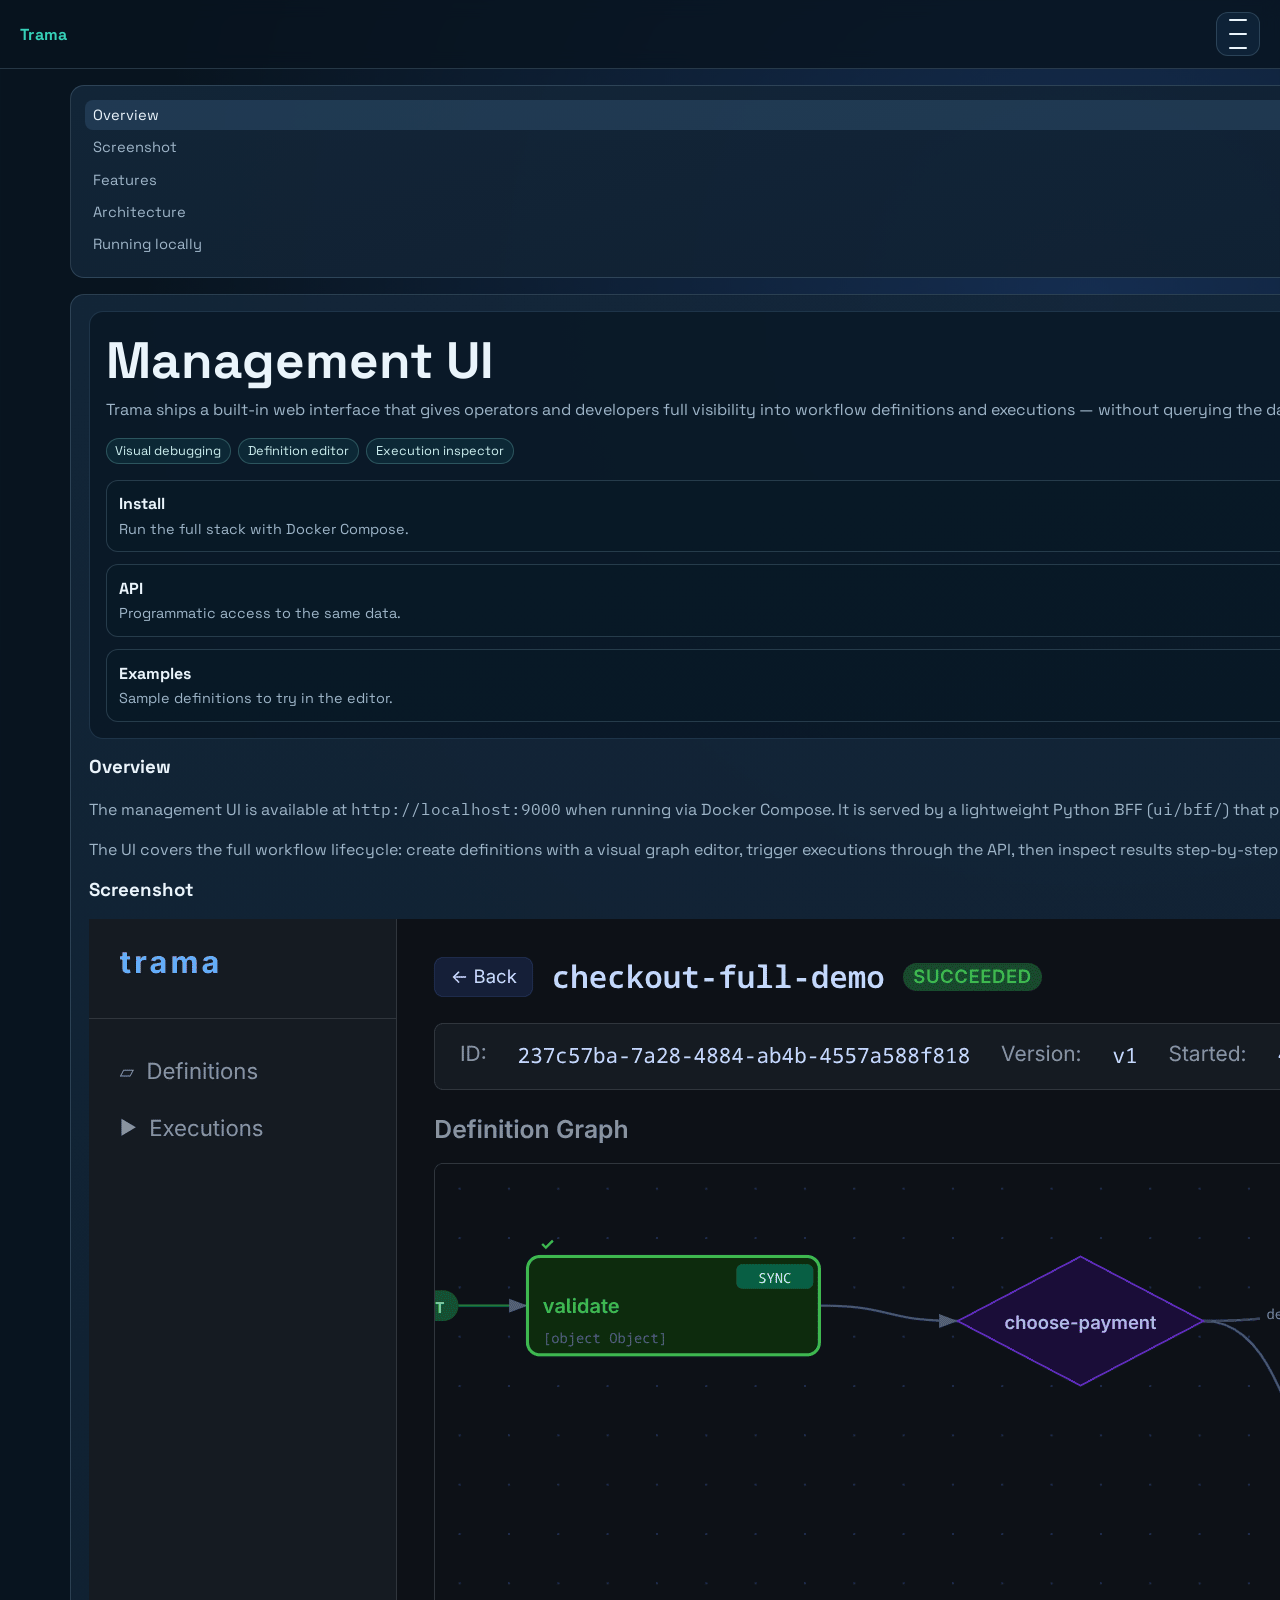
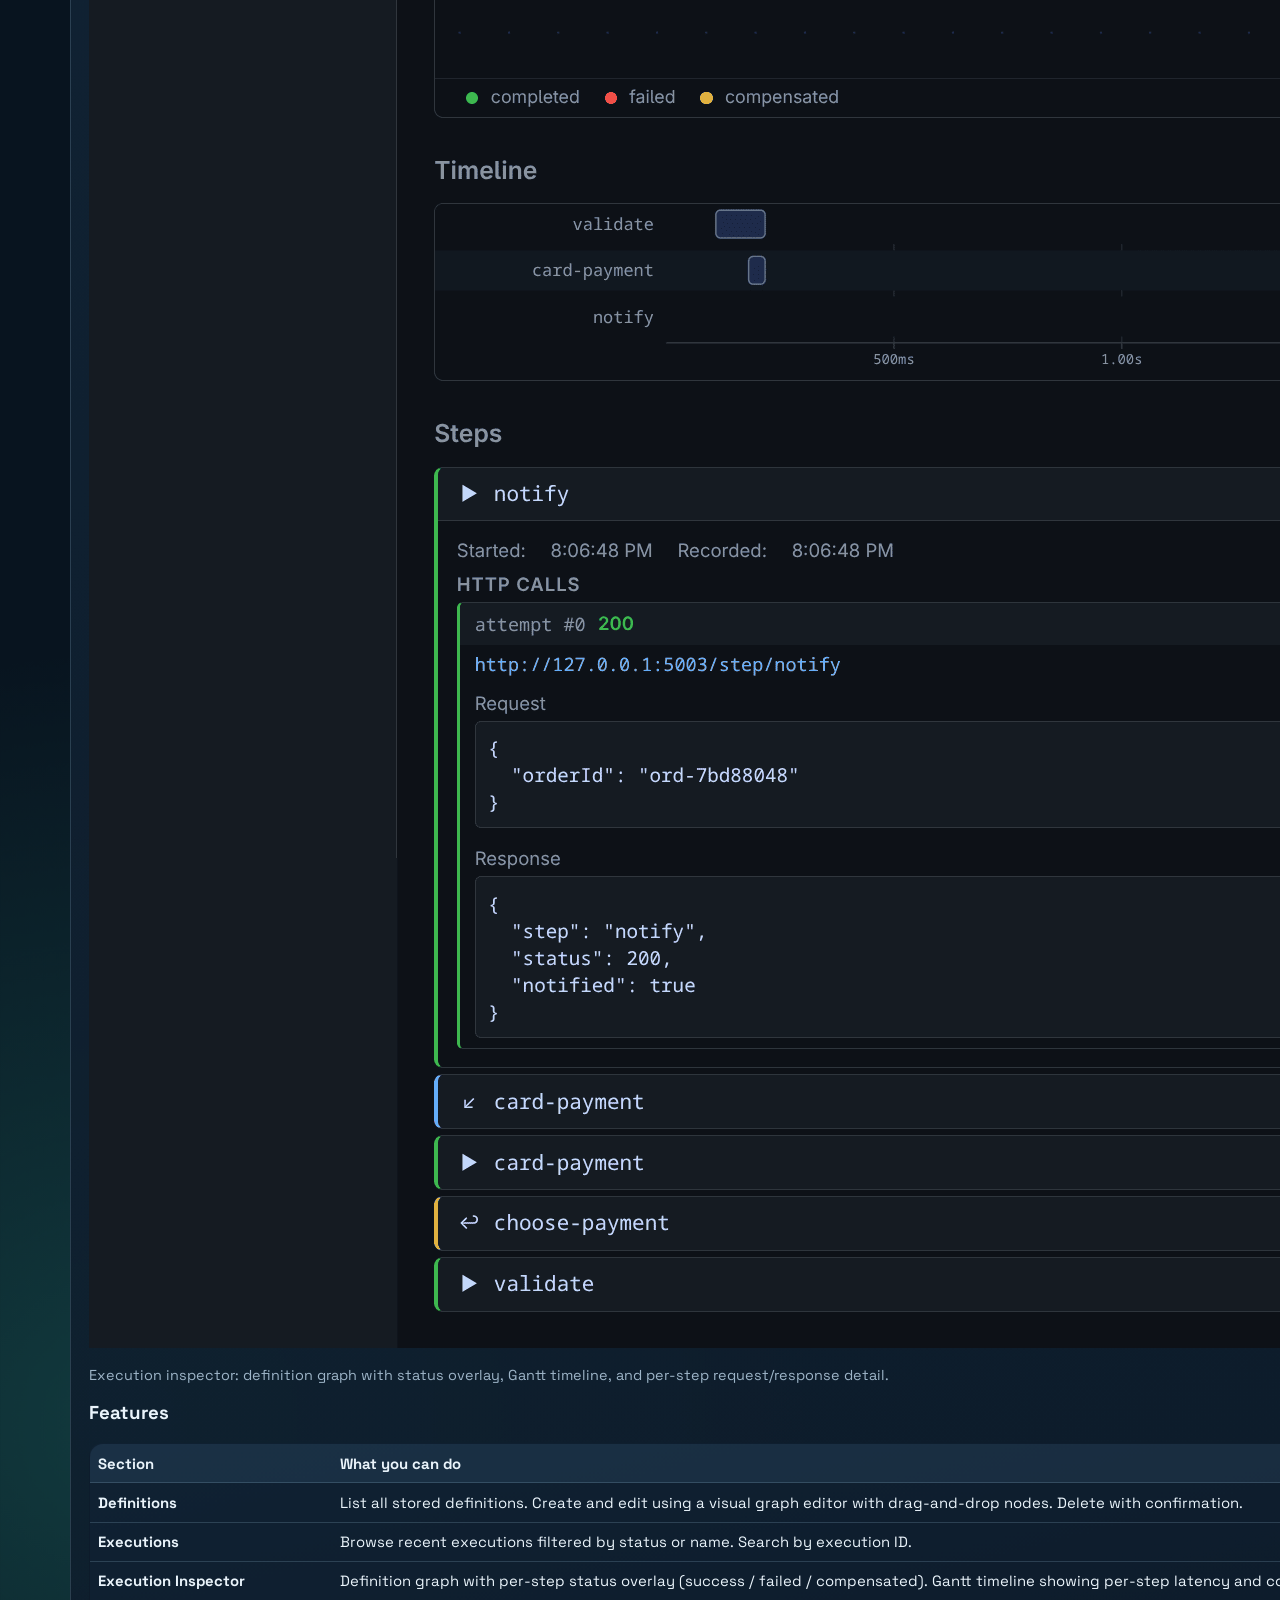
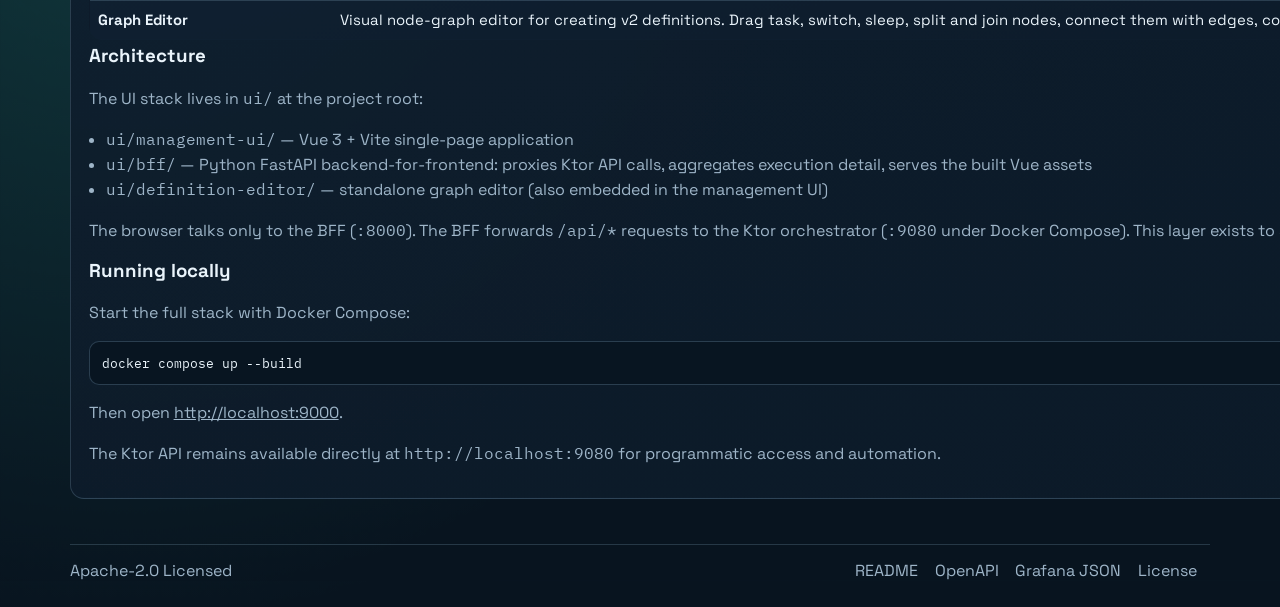
<file: ui.html>
<!doctype html>
<html lang="en">
  <head>
    <meta charset="UTF-8" />
    <meta name="viewport" content="width=device-width, initial-scale=1.0" />
    <title>Management UI | Trama</title>
    <meta name="description" content="Trama ships a built-in web interface for managing workflow definitions, inspecting executions, and debugging step-by-step with a Gantt timeline and graph editor." />
    <link rel="canonical" href="https://trama.run/ui.html" />
    <meta property="og:title" content="Management UI | Trama" />
    <meta property="og:description" content="Trama ships a built-in web interface for managing workflow definitions, inspecting executions, and debugging step-by-step with a Gantt timeline and graph editor." />
    <meta property="og:type" content="article" />
    <meta property="og:url" content="https://trama.run/ui.html" />
    <meta property="og:site_name" content="Trama" />
    <meta name="twitter:card" content="summary_large_image" />
    <meta property="og:image" content="https://trama.run/assets/img/og-cover.png" />
    <meta property="og:image:width" content="1200" />
    <meta property="og:image:height" content="630" />
    <meta property="og:image:alt" content="Trama: a workflow graph with a split into an async branch waiting for its callback and a sleep branch, then a join" />
    <meta name="twitter:image" content="https://trama.run/assets/img/og-cover.png" />
    <link rel="icon" href="/assets/img/favicon.svg" type="image/svg+xml" />
    <link rel="icon" href="/favicon.ico" sizes="32x32" />
    <link rel="apple-touch-icon" href="/assets/img/apple-touch-icon.png" />
    <meta name="twitter:title" content="Management UI | Trama" />
    <meta name="twitter:description" content="Trama ships a built-in web interface for managing workflow definitions, inspecting executions, and debugging step-by-step with a Gantt timeline and graph editor." />
    <link rel="preconnect" href="https://fonts.googleapis.com" />
    <link rel="preconnect" href="https://fonts.gstatic.com" crossorigin />
    <link href="https://fonts.googleapis.com/css2?family=Space+Grotesk:wght@400;500;700&family=IBM+Plex+Mono:wght@400;600&display=swap" rel="stylesheet" />
    <link rel="stylesheet" href="assets/css/main.css" />
    <script async src="https://www.googletagmanager.com/gtag/js?id=G-EVMDJ83T7E"></script>
    <script>
      window.dataLayer = window.dataLayer || [];
      function gtag() { dataLayer.push(arguments); }
      gtag("js", new Date());
      gtag("config", "G-EVMDJ83T7E");
    </script>
    <script type="application/ld+json">
      {
        "@context": "https://schema.org",
        "@type": "TechArticle",
        "headline": "Trama Management UI",
        "description": "Trama ships a built-in web interface for managing workflow definitions, inspecting executions, and debugging step-by-step with a Gantt timeline and graph editor.",
        "url": "https://trama.run/ui.html",
        "mainEntityOfPage": "https://trama.run/ui.html",
        "isPartOf": {
          "@type": "WebSite",
          "name": "Trama",
          "url": "https://trama.run/"
        },
        "about": {
          "@type": "SoftwareApplication",
          "name": "Trama",
          "url": "https://trama.run/",
          "codeRepository": "https://github.com/thiagoribeiro/trama"
        }
      }
    </script>
  </head>
  <body>
    <header class="topbar"><div class="topbar-row"><a class="brand" href="index.html">Trama</a><button class="topbar-menu-toggle" type="button" aria-expanded="false" aria-controls="site-nav" aria-label="Toggle navigation"><span></span><span></span><span></span></button><nav class="nav-links" id="site-nav"><a data-nav href="index.html">Home</a><a data-nav href="architecture.html">Architecture</a><a data-nav href="install.html">Install</a><a data-nav href="configuration.html">Configuration</a><a data-nav href="production.html">Production</a><a data-nav href="api.html">API</a><a data-nav href="observability.html">Observability</a><a data-nav href="examples.html">Examples</a><a data-nav href="tools.html">Tools</a><a data-nav href="community.html">Community</a><a data-nav href="ui.html">UI</a></nav><div class="actions"><a class="btn" href="https://github.com/thiagoribeiro/trama/blob/main/README.md">README</a></div></div></header>

    <main class="container doc-layout reveal">
      <aside class="sidebar">
        <a href="#overview" class="active">Overview</a>
        <a href="#screenshot">Screenshot</a>
        <a href="#features">Features</a>
        <a href="#architecture">Architecture</a>
        <a href="#running">Running locally</a>
      </aside>

      <article class="content">
        <div class="page-intro">
          <h1>Management UI</h1>
          <p>Trama ships a built-in web interface that gives operators and developers full visibility into workflow definitions and executions — without querying the database directly.</p>
          <div class="page-meta">
            <span>Visual debugging</span>
            <span>Definition editor</span>
            <span>Execution inspector</span>
          </div>
          <div class="next-steps">
            <a class="next-step" href="install.html"><strong>Install</strong><span>Run the full stack with Docker Compose.</span></a>
            <a class="next-step" href="api.html"><strong>API</strong><span>Programmatic access to the same data.</span></a>
            <a class="next-step" href="examples.html"><strong>Examples</strong><span>Sample definitions to try in the editor.</span></a>
          </div>
        </div>

        <h3 id="overview">Overview</h3>
        <p>
          The management UI is available at <code>http://localhost:9000</code> when running via Docker Compose.
          It is served by a lightweight Python BFF (<code>ui/bff/</code>) that proxies the Ktor API
          and serves the Vue 3 single-page application.
        </p>
        <p>
          The UI covers the full workflow lifecycle: create definitions with a visual graph editor,
          trigger executions through the API, then inspect results step-by-step with a Gantt timeline
          and per-call request/response detail.
        </p>

        <h3 id="screenshot">Screenshot</h3>
        <div class="hero-screenshot">
          <img src="assets/img/management-ui.png" alt="Trama Management UI — execution inspector showing definition graph, Gantt timeline and step details" />
        </div>
        <p style="margin-top: 0.75rem; font-size: 0.9rem; color: var(--muted);">
          Execution inspector: definition graph with status overlay, Gantt timeline, and per-step request/response detail.
        </p>

        <h3 id="features">Features</h3>
        <table class="comparison-table">
          <thead>
            <tr>
              <th>Section</th>
              <th>What you can do</th>
            </tr>
          </thead>
          <tbody>
            <tr>
              <td><strong>Definitions</strong></td>
              <td>List all stored definitions. Create and edit using a visual graph editor with drag-and-drop nodes. Delete with confirmation.</td>
            </tr>
            <tr>
              <td><strong>Executions</strong></td>
              <td>Browse recent executions filtered by status or name. Search by execution ID.</td>
            </tr>
            <tr>
              <td><strong>Execution Inspector</strong></td>
              <td>Definition graph with per-step status overlay (success / failed / compensated). Gantt timeline showing per-step latency and compensation phases. Per-step request and response detail with HTTP status code and duration. Retry failed executions directly from the UI.</td>
            </tr>
            <tr>
              <td><strong>Graph Editor</strong></td>
              <td>Visual node-graph editor for creating v2 definitions. Drag task, switch, sleep, split and join nodes, connect them with edges, configure via sidebar panel. Export or save directly to the API.</td>
            </tr>
          </tbody>
        </table>

        <h3 id="architecture">Architecture</h3>
        <p>The UI stack lives in <code>ui/</code> at the project root:</p>
        <ul>
          <li><code>ui/management-ui/</code> — Vue 3 + Vite single-page application</li>
          <li><code>ui/bff/</code> — Python FastAPI backend-for-frontend: proxies Ktor API calls, aggregates execution detail, serves the built Vue assets</li>
          <li><code>ui/definition-editor/</code> — standalone graph editor (also embedded in the management UI)</li>
        </ul>
        <p>
          The browser talks only to the BFF (<code>:8000</code>). The BFF forwards <code>/api/*</code>
          requests to the Ktor orchestrator (<code>:9080</code> under Docker Compose). This layer exists to support future
          authentication and response aggregation without touching the core API.
        </p>

        <h3 id="running">Running locally</h3>
        <p>Start the full stack with Docker Compose:</p>
        <div class="codeblock"><pre><code>docker compose up --build</code></pre></div>
        <p>Then open <a href="http://localhost:9000" target="_blank" rel="noopener">http://localhost:9000</a>.</p>
        <p>
          The Ktor API remains available directly at <code>http://localhost:9080</code> for programmatic
          access and automation.
        </p>
      </article>
    </main>

    <footer class="container footer">
      <span>Apache-2.0 Licensed</span>
      <div>
        <a href="https://github.com/thiagoribeiro/trama/blob/main/README.md">README</a>
        <a href="https://github.com/thiagoribeiro/trama/blob/main/openapi.json">OpenAPI</a>
        <a href="https://github.com/thiagoribeiro/trama/blob/main/grafana/trama-saga-dashboard.json">Grafana JSON</a>
        <a href="https://github.com/thiagoribeiro/trama/blob/main/LICENSE">License</a>
      </div>
    </footer>
    <script src="assets/js/main.js"></script>
  </body>
</html>
</file>
<file: assets/css/main.css>
:root {
  --bg: #08141f;
  --bg-soft: #0e2032;
  --surface: #11253a;
  --surface-2: #0f1f31;
  --line: rgba(160, 197, 226, 0.2);
  --text: #eaf4fb;
  --muted: #9eb5c8;
  --primary: #36d1b8;
  --primary-2: #ffbd59;
  --danger: #ff7f73;
  --radius: 14px;
}

* {
  box-sizing: border-box;
}

html,
body {
  margin: 0;
  padding: 0;
  color: var(--text);
  font-family: "Space Grotesk", "Segoe UI", sans-serif;
  background:
    radial-gradient(circle at 85% 8%, rgba(66, 134, 255, 0.22), transparent 26%),
    radial-gradient(circle at 10% 80%, rgba(54, 209, 184, 0.2), transparent 24%),
    var(--bg);
}

a {
  color: inherit;
}

.container {
  width: min(1140px, 92vw);
  margin-inline: auto;
}

.topbar {
  position: sticky;
  top: 0;
  z-index: 50;
  backdrop-filter: blur(9px);
  background: rgba(8, 20, 31, 0.78);
  border-bottom: 1px solid var(--line);
}

.topbar-row {
  min-height: 68px;
  display: flex;
  align-items: center;
  justify-content: space-between;
  gap: 1rem;
  margin-left: 20px;
  margin-right:20px;
}

.brand {
  text-decoration: none;
  font-weight: 700;
  letter-spacing: 0.02em;
  color: var(--primary);
}

.topbar-menu-toggle {
  display: none;
  width: 44px;
  height: 44px;
  padding: 0;
  appearance: none;
  border: 1px solid var(--line);
  border-radius: 12px;
  background: rgba(17, 37, 58, 0.88);
  color: var(--text);
  cursor: pointer;
}

.topbar-menu-toggle span {
  display: block;
  width: 18px;
  height: 2px;
  margin: 4px auto;
  border-radius: 999px;
  background: currentColor;
  transition: transform 180ms ease, opacity 180ms ease;
}

.topbar-row.nav-open .topbar-menu-toggle span:nth-child(1) {
  transform: translateY(6px) rotate(45deg);
}

.topbar-row.nav-open .topbar-menu-toggle span:nth-child(2) {
  opacity: 0;
}

.topbar-row.nav-open .topbar-menu-toggle span:nth-child(3) {
  transform: translateY(-6px) rotate(-45deg);
}

.nav-links {
  display: flex;
  gap: 0.2rem;
  flex-wrap: wrap;
}

.nav-links a {
  text-decoration: none;
  color: var(--muted);
  padding: 0.38rem 0.62rem;
  border-radius: 999px;
  font-size: 0.92rem;
}

.nav-links a:hover,
.nav-links a.active {
  color: var(--text);
  background: rgba(120, 178, 222, 0.16);
}

.actions {
  display: flex;
  gap: 0.55rem;
  flex-wrap: wrap;
}

.btn {
  display: inline-flex;
  align-items: center;
  justify-content: center;
  text-decoration: none;
  border-radius: 999px;
  padding: 0.52rem 0.92rem;
  border: 1px solid transparent;
  font-weight: 600;
  font-size: 0.9rem;
  background: linear-gradient(120deg, var(--primary), #2bb6ca);
  color: #02211f;
}

.btn.ghost {
  background: transparent;
  border-color: var(--line);
  color: var(--text);
}

.hero {
  padding: 4rem 0 2.4rem;
}

.kicker {
  color: var(--primary-2);
  margin: 0 0 0.45rem;
  font-family: "IBM Plex Mono", monospace;
  font-size: 0.9rem;
}

h1 {
  margin: 0;
  font-size: clamp(2rem, 4vw, 3.2rem);
}

.hero-subtitle {
  margin: 0.3rem 0 0;
  font-size: clamp(1.2rem, 2vw, 1.75rem);
  color: var(--text);
}

.lead {
  color: var(--muted);
  max-width: 68ch;
  margin-top: 0.7rem;
  line-height: 1.5;
}

.section-kicker {
  margin: 0 0 0.35rem;
  color: var(--primary-2);
  font-family: "IBM Plex Mono", monospace;
  font-size: 0.82rem;
  letter-spacing: 0.04em;
  text-transform: uppercase;
}

.hero-grid {
  display: grid;
  grid-template-columns: 1.2fr 1fr;
  gap: 3rem;
  align-items: center;
  margin-top: 1.5rem;
}

.hero-actions {
  margin-top: 1rem;
}

.panel {
  background: linear-gradient(165deg, rgba(20, 39, 58, 0.9), rgba(12, 25, 39, 0.9));
  border: 1px solid var(--line);
  border-radius: var(--radius);
  padding: 1rem;
}

.panel h3 {
  margin: 0 0 0.55rem;
}

.panel p,
.muted {
  color: var(--muted);
}

.panel ul,
.card ul {
  margin: 0.45rem 0 0;
  padding-left: 1rem;
}

.badges {
  display: flex;
  flex-wrap: wrap;
  gap: 0.4rem;
}

.badges span {
  border: 1px solid rgba(115, 190, 190, 0.35);
  background: rgba(44, 173, 177, 0.12);
  color: #cdeff0;
  border-radius: 999px;
  padding: 0.24rem 0.56rem;
  font-size: 0.82rem;
}

section {
  margin-top: 2.1rem;
}

section h2 {
  margin: 0 0 0.55rem;
  font-size: 1.6rem;
}

.grid-3 {
  display: grid;
  grid-template-columns: repeat(3, minmax(0, 1fr));
  gap: 0.9rem;
}

.card {
  border: 1px solid var(--line);
  border-radius: var(--radius);
  padding: 1rem;
  background: linear-gradient(165deg, rgba(20, 39, 58, 0.9), rgba(12, 25, 39, 0.9));
}

.card h3 {
  margin-top: 0;
}

.section-grid {
  display: grid;
  gap: 0.9rem;
}

.grid-2 {
  display: grid;
  grid-template-columns: repeat(2, minmax(0, 1fr));
  gap: 0.9rem;
}

.feature-card h3,
.comparison-card h3,
.use-case-card h3 {
  margin-bottom: 0.35rem;
}

.comparison-card {
  border: 1px solid var(--line);
  border-radius: var(--radius);
  padding: 1rem;
  background: linear-gradient(165deg, rgba(16, 34, 52, 0.92), rgba(10, 21, 34, 0.92));
}

.comparison-card.highlight {
  border-color: rgba(54, 209, 184, 0.45);
  box-shadow: 0 0 0 1px rgba(54, 209, 184, 0.12);
}

.comparison-label {
  display: inline-flex;
  margin-bottom: 0.55rem;
  padding: 0.18rem 0.5rem;
  border-radius: 999px;
  background: rgba(54, 209, 184, 0.14);
  color: var(--primary);
  font-size: 0.78rem;
  font-weight: 600;
}

.checklist {
  list-style: none;
  padding: 0;
  margin: 0.5rem 0 0;
}

.checklist li {
  position: relative;
  padding-left: 1.1rem;
  margin-bottom: 0.45rem;
}

.checklist li::before {
  content: "•";
  position: absolute;
  left: 0;
  color: var(--primary);
}

.stack {
  display: grid;
  gap: 0.9rem;
}

.narrative-copy {
  max-width: 62ch;
}

.comparison-runtime-subtitle {
  max-width: 68ch;
  color: var(--muted);
  margin: 0.35rem 0 0;
}

.comparison-runtime-grid {
  display: grid;
  grid-template-columns: repeat(2, minmax(0, 1fr));
  gap: 0;
  margin-top: 1rem;
  border: 1px solid var(--line);
  border-radius: calc(var(--radius) + 2px);
  overflow: hidden;
  background: linear-gradient(165deg, rgba(16, 34, 52, 0.92), rgba(10, 21, 34, 0.92));
}

.comparison-runtime-column {
  padding: 1rem 1.05rem;
}

.comparison-runtime-column + .comparison-runtime-column {
  border-left: 1px solid var(--line);
}

.comparison-runtime-column h3 {
  margin: 0 0 0.75rem;
}

.comparison-runtime-column-positive {
  background: rgba(54, 209, 184, 0.04);
}

.comparison-runtime-list {
  list-style: none;
  padding: 0;
  margin: 0;
  display: grid;
  gap: 0.6rem;
}

.comparison-runtime-list li {
  position: relative;
  padding-left: 1.35rem;
  color: var(--muted);
  line-height: 1.45;
}

.comparison-runtime-list-neutral li::before,
.comparison-runtime-list-positive li::before {
  position: absolute;
  left: 0;
  top: 0.05rem;
  font-family: "IBM Plex Mono", monospace;
  font-size: 0.9rem;
}

.comparison-runtime-list-neutral li::before {
  content: "•";
  color: #cdeff0;
}

.comparison-runtime-list-positive li::before {
  content: "✓";
  color: #7ef0be;
}

.comparison-runtime-closing {
  margin: 0.85rem 0 0;
  color: #d7e9f6;
}

.capability-snippet,
.capability-state {
  margin-top: 0.8rem;
  border: 1px solid rgba(120, 178, 222, 0.16);
  border-radius: 12px;
  padding: 0.75rem 0.8rem;
  background: rgba(8, 20, 31, 0.72);
  font-family: "IBM Plex Mono", monospace;
  font-size: 0.84rem;
}

.capability-snippet code {
  color: #cdeff0;
}

.capability-state {
  display: grid;
  gap: 0.32rem;
  color: #d7e9f6;
}

.plain-list {
  display: grid;
  gap: 0.35rem;
  margin: 0.8rem 0 0;
  color: var(--text);
  font-family: "IBM Plex Mono", monospace;
  font-size: 0.9rem;
}

.step-list {
  display: grid;
  gap: 0.8rem;
  margin-top: 0.75rem;
}

.step-item {
  border: 1px solid var(--line);
  border-radius: 12px;
  padding: 0.85rem 0.95rem;
  background: rgba(11, 26, 41, 0.72);
}

.step-item strong {
  display: inline-block;
  margin-bottom: 0.35rem;
}

.execution-state {
  border: 1px solid rgba(54, 209, 184, 0.25);
  border-radius: 12px;
  padding: 0.9rem 1rem;
  background: rgba(10, 26, 35, 0.86);
  font-family: "IBM Plex Mono", monospace;
}

.execution-state-title {
  margin: 0 0 0.65rem;
  color: #cdeff0;
  font-size: 0.86rem;
}

.execution-state ul {
  list-style: none;
  margin: 0;
  padding: 0;
}

.execution-state li {
  display: flex;
  gap: 0.55rem;
  align-items: baseline;
  margin-bottom: 0.35rem;
  color: var(--text);
}

.execution-ok {
  color: #7ef0be;
}

.execution-pending {
  color: var(--primary-2);
}

.walkthrough-section {
  border: 1px solid rgba(120, 178, 222, 0.2);
  border-radius: calc(var(--radius) + 4px);
  padding: 1.2rem;
  background:
    radial-gradient(circle at top right, rgba(87, 134, 255, 0.16), transparent 38%),
    linear-gradient(165deg, rgba(13, 29, 44, 0.96), rgba(8, 18, 30, 0.96));
}

.walkthrough-header {
  display: flex;
  justify-content: space-between;
  gap: 1rem;
  align-items: flex-start;
}

.walkthrough-subtitle {
  margin: 0.3rem 0 0;
  max-width: 70ch;
  color: var(--muted);
}

.walkthrough-helper {
  margin: 0.45rem 0 0;
  color: #cfe7ff;
  font-family: "IBM Plex Mono", monospace;
  font-size: 0.85rem;
}

.walkthrough-controls {
  display: flex;
  gap: 0.45rem;
  flex-wrap: wrap;
}

.walkthrough-control {
  appearance: none;
  border: 1px solid var(--line);
  border-radius: 999px;
  padding: 0.5rem 0.82rem;
  background: rgba(10, 24, 37, 0.76);
  color: var(--text);
  cursor: pointer;
  font: inherit;
  font-size: 0.88rem;
}

.walkthrough-control:hover,
.walkthrough-control:focus-visible {
  border-color: rgba(120, 178, 222, 0.38);
  background: rgba(13, 30, 46, 0.96);
  outline: none;
}

.walkthrough-layout {
  display: grid;
  grid-template-columns: 320px 1fr;
  gap: 1rem;
  margin-top: 1rem;
}

.walkthrough-timeline {
  list-style: none;
  margin: 0;
  padding: 0;
  display: grid;
  gap: 0.7rem;
}

.walkthrough-step {
  display: grid;
  grid-template-columns: auto 1fr auto;
  gap: 0.75rem;
  align-items: start;
  padding: 0.85rem 0.9rem;
  border: 1px solid rgba(120, 178, 222, 0.12);
  border-radius: 14px;
  background: rgba(8, 20, 31, 0.66);
  cursor: pointer;
  transition: transform 180ms ease, border-color 180ms ease, box-shadow 180ms ease, background 180ms ease;
}

.walkthrough-step:focus-visible {
  outline: 2px solid rgba(120, 178, 222, 0.45);
  outline-offset: 2px;
}

.walkthrough-step-icon {
  width: 2rem;
  height: 2rem;
  display: grid;
  place-items: center;
  border-radius: 999px;
  font-family: "IBM Plex Mono", monospace;
  font-size: 0.84rem;
  color: var(--text);
  background: rgba(120, 178, 222, 0.12);
  border: 1px solid rgba(120, 178, 222, 0.16);
}

.walkthrough-step-copy strong {
  display: block;
  margin-bottom: 0.18rem;
}

.walkthrough-step-copy span {
  color: var(--muted);
  font-size: 0.88rem;
  line-height: 1.45;
}

.walkthrough-step-copy em {
  display: inline-block;
  margin-top: 0.35rem;
  color: #b9b1ff;
  font-style: normal;
  font-size: 0.78rem;
  font-family: "IBM Plex Mono", monospace;
}

.walkthrough-step-state {
  color: var(--muted);
  font-size: 0.74rem;
  font-family: "IBM Plex Mono", monospace;
  text-transform: uppercase;
  letter-spacing: 0.04em;
}

.walkthrough-step[data-state="active"] {
  border-color: rgba(120, 178, 222, 0.34);
  box-shadow: 0 0 0 1px rgba(120, 178, 222, 0.1), 0 18px 40px rgba(7, 14, 25, 0.24);
  background: rgba(13, 30, 46, 0.94);
  transform: translateY(-1px);
}

.walkthrough-step[data-state="completed"] .walkthrough-step-icon,
.walkthrough-step[data-state="active"] .walkthrough-step-icon {
  background: rgba(120, 178, 222, 0.18);
}

.walkthrough-step[data-state="completed"] .walkthrough-step-icon,
.walkthrough-step[data-state="completed"] .walkthrough-step-state {
  color: #7ef0be;
}

.walkthrough-step[data-state="failed"] .walkthrough-step-icon,
.walkthrough-step[data-state="failed"] .walkthrough-step-state {
  color: #ff9f96;
}

.walkthrough-step[data-state="failed"] {
  border-color: rgba(255, 127, 115, 0.32);
}

.walkthrough-step[data-state="compensated"] .walkthrough-step-icon,
.walkthrough-step[data-state="compensated"] .walkthrough-step-state {
  color: #ffd38f;
}

.walkthrough-step[data-state="compensated"] {
  border-color: rgba(255, 189, 89, 0.3);
}

.walkthrough-step[data-state="optional"] .walkthrough-step-icon,
.walkthrough-step[data-optional="true"] .walkthrough-step-state {
  color: #b9b1ff;
}

.walkthrough-panel {
  --walkthrough-accent: rgba(120, 178, 222, 0.34);
  border: 1px solid var(--walkthrough-accent);
  border-radius: 18px;
  padding: 1rem;
  background:
    radial-gradient(circle at top right, rgba(120, 178, 222, 0.1), transparent 32%),
    linear-gradient(165deg, rgba(10, 21, 33, 0.98), rgba(6, 14, 24, 0.98));
  box-shadow: 0 18px 42px rgba(2, 8, 14, 0.28);
}

.walkthrough-panel[data-tone="neutral"] {
  --walkthrough-accent: rgba(120, 178, 222, 0.34);
}

.walkthrough-panel[data-tone="success"] {
  --walkthrough-accent: rgba(126, 240, 190, 0.34);
}

.walkthrough-panel[data-tone="failure"] {
  --walkthrough-accent: rgba(255, 127, 115, 0.34);
}

.walkthrough-panel[data-tone="compensation"] {
  --walkthrough-accent: rgba(255, 189, 89, 0.34);
}

.walkthrough-panel[data-tone="api"] {
  --walkthrough-accent: rgba(185, 177, 255, 0.34);
}

.walkthrough-stage-pills,
.walkthrough-footer {
  display: flex;
  flex-wrap: wrap;
  gap: 0.45rem;
}

.walkthrough-stage-pills {
  margin-bottom: 0.8rem;
}

.walkthrough-stage-pill,
.walkthrough-badge {
  border: 1px solid rgba(120, 178, 222, 0.18);
  border-radius: 999px;
  padding: 0.2rem 0.55rem;
  font-size: 0.78rem;
  font-family: "IBM Plex Mono", monospace;
  color: var(--muted);
  background: rgba(9, 25, 39, 0.78);
}

.walkthrough-stage-pill.is-active {
  color: var(--text);
  border-color: var(--walkthrough-accent);
  background: rgba(17, 37, 58, 0.94);
}

.walkthrough-panel-head {
  display: flex;
  flex-wrap: wrap;
  gap: 0.5rem;
  margin-bottom: 0.8rem;
}

.walkthrough-meta {
  display: inline-flex;
  gap: 0.35rem;
  align-items: center;
  border-radius: 999px;
  border: 1px solid rgba(120, 178, 222, 0.16);
  padding: 0.28rem 0.6rem;
  background: rgba(8, 22, 35, 0.8);
  font-size: 0.78rem;
  font-family: "IBM Plex Mono", monospace;
}

.walkthrough-meta code {
  color: #dff1ff;
}

.walkthrough-meta-status[data-status="READY"] code {
  color: #9ed8ff;
}

.walkthrough-meta-status[data-status="IN_PROGRESS"] code {
  color: #7ef0be;
}

.walkthrough-meta-status[data-status="FAILED"] code {
  color: #ff9f96;
}

.walkthrough-block,
.walkthrough-secondary,
.walkthrough-log {
  border: 1px solid rgba(120, 178, 222, 0.12);
  border-radius: 14px;
  background: rgba(7, 18, 28, 0.9);
  padding: 0.82rem;
}

.walkthrough-secondary,
.walkthrough-log {
  margin-top: 0.8rem;
}

.walkthrough-block-label,
.walkthrough-log-title {
  margin: 0 0 0.5rem;
  color: var(--muted);
  font-size: 0.78rem;
  font-family: "IBM Plex Mono", monospace;
  text-transform: uppercase;
  letter-spacing: 0.04em;
}

.walkthrough-code {
  min-height: 260px;
  margin: 0;
  padding: 0;
  border: 0;
  background: transparent;
}

.walkthrough-code-compact {
  min-height: 0;
}

.walkthrough-log ul {
  list-style: none;
  padding: 0;
  margin: 0;
  display: grid;
  gap: 0.45rem;
}

.walkthrough-log li {
  display: flex;
  gap: 0.55rem;
  align-items: flex-start;
  color: var(--muted);
  font-size: 0.92rem;
}

.walkthrough-log li::before {
  content: "";
  width: 0.45rem;
  height: 0.45rem;
  border-radius: 999px;
  margin-top: 0.38rem;
  background: var(--walkthrough-accent);
  flex: none;
}

.walkthrough-footer {
  margin-top: 0.85rem;
}

.walkthrough-summary {
  margin-top: 1rem;
  border: 1px solid rgba(120, 178, 222, 0.16);
  border-radius: 14px;
  padding: 0.95rem 1rem;
  background: rgba(9, 23, 36, 0.62);
}

.walkthrough-summary h3 {
  margin: 0 0 0.35rem;
}

.walkthrough-summary p {
  margin: 0;
  color: var(--muted);
}

.token-method {
  color: #9ed8ff;
  font-weight: 700;
}

.token-path {
  color: #dff1ff;
}

.token-header {
  color: #cdeff0;
}

.token-key {
  color: #8fc7ff;
}

.token-string {
  color: #b8f1d1;
}

.token-number {
  color: #ffcf8e;
}

.token-boolean {
  color: #ff9eb5;
}

.token-null {
  color: #c9bfff;
}

.walkthrough-panel.is-updating {
  animation: walkthrough-enter 260ms ease;
}

@keyframes walkthrough-enter {
  from {
    opacity: 0.72;
    transform: translateY(4px);
  }
  to {
    opacity: 1;
    transform: translateY(0);
  }
}

.stat-card .stat {
  margin: 0 0 4px;
  font-size: 2rem;
  font-weight: 700;
  color: var(--primary);
  font-variant-numeric: tabular-nums;
}

.use-case-card {
  min-height: 100%;
}

.cta-band {
  border: 1px solid rgba(54, 209, 184, 0.28);
  border-radius: calc(var(--radius) + 2px);
  padding: 1.2rem;
  background:
    radial-gradient(circle at top right, rgba(54, 209, 184, 0.2), transparent 40%),
    linear-gradient(165deg, rgba(14, 34, 48, 0.95), rgba(8, 18, 30, 0.95));
}

.cta-band p {
  max-width: 62ch;
}

.page-intro {
  margin-bottom: 1rem;
  border: 1px solid rgba(120, 178, 222, 0.18);
  border-radius: var(--radius);
  padding: 1rem;
  background: rgba(8, 22, 35, 0.7);
}

.page-intro p {
  margin-top: 0.35rem;
}

.page-meta {
  display: flex;
  flex-wrap: wrap;
  gap: 0.45rem;
  margin-top: 0.75rem;
}

.page-meta span {
  border: 1px solid rgba(115, 190, 190, 0.3);
  border-radius: 999px;
  padding: 0.2rem 0.55rem;
  font-size: 0.8rem;
  color: #cdeff0;
  background: rgba(44, 173, 177, 0.1);
}

.next-steps {
  margin-top: 1rem;
  display: grid;
  grid-template-columns: repeat(3, minmax(0, 1fr));
  gap: 0.75rem;
}

.next-step {
  display: block;
  border: 1px solid var(--line);
  border-radius: 12px;
  padding: 0.8rem;
  background: rgba(9, 25, 39, 0.64);
  text-decoration: none;
}

.next-step strong {
  display: block;
  margin-bottom: 0.2rem;
  color: var(--text);
}

.next-step span {
  color: var(--muted);
  font-size: 0.9rem;
}

.comparison-table {
  width: 100%;
  border: 1px solid var(--line);
  border-radius: var(--radius);
  overflow: hidden;
  background: linear-gradient(165deg, rgba(16, 34, 52, 0.92), rgba(10, 21, 34, 0.92));
}

.comparison-table th {
  background: rgba(120, 178, 222, 0.1);
}

.comparison-table .is-trama {
  background: rgba(54, 209, 184, 0.08);
}

.doc-layout {
  display: grid;
  grid-template-columns: 250px 1fr;
  gap: 1rem;
  margin-top: 1rem;
}

.sidebar,
.content {
  border: 1px solid var(--line);
  border-radius: var(--radius);
  background: linear-gradient(165deg, rgba(20, 39, 58, 0.9), rgba(12, 25, 39, 0.9));
}

.sidebar {
  padding: 0.9rem;
  position: sticky;
  top: 84px;
  height: fit-content;
}

.sidebar a {
  display: block;
  text-decoration: none;
  color: var(--muted);
  padding: 0.35rem 0.45rem;
  border-radius: 8px;
  margin-bottom: 0.2rem;
  font-size: 0.92rem;
}

.sidebar a:hover,
.sidebar a.active {
  background: rgba(108, 168, 220, 0.16);
  color: var(--text);
}

.content {
  padding: 1rem 1.1rem;
}

.content h3 {
  margin-top: 0.25rem;
}

.content h4 {
  margin-bottom: 0.45rem;
}

.content p,
.content li {
  color: var(--muted);
  line-height: 1.5;
}

.content ul,
.content ol {
  padding-left: 1.1rem;
}

table {
  width: 100%;
  border-collapse: collapse;
  font-size: 0.93rem;
}

th,
td {
  border-bottom: 1px solid var(--line);
  padding: 0.6rem 0.52rem;
  text-align: left;
  vertical-align: top;
}

th {
  color: var(--text);
}

pre {
  margin: 0;
  overflow-x: auto;
  background: #081521;
  border: 1px solid rgba(131, 170, 199, 0.28);
  border-radius: 10px;
  padding: 0.78rem;
  font-size: 0.84rem;
}

code,
pre {
  font-family: "IBM Plex Mono", monospace;
}

.codeblock {
  margin-bottom: 0.85rem;
}

.arch-flow {
  display: flex;
  gap: 0.55rem;
  align-items: center;
  flex-wrap: wrap;
  margin: 0.6rem 0;
}

.arch-node {
  border-radius: 10px;
  border: 1px solid rgba(101, 179, 193, 0.35);
  padding: 0.45rem 0.6rem;
  background: #0f2f40;
}

.arch-arrow {
  color: var(--primary-2);
  font-weight: 700;
}

.method {
  font-family: "IBM Plex Mono", monospace;
  border-radius: 999px;
  padding: 0.12rem 0.45rem;
  font-size: 0.78rem;
}

.api-grid {
  display: grid;
  gap: 0.75rem;
  margin-bottom: 1rem;
}

.api-card {
  border: 1px solid var(--line);
  border-radius: 12px;
  padding: 0.7rem 0.8rem;
  background: rgba(9, 25, 39, 0.65);
}

.api-card-head {
  display: flex;
  gap: 0.6rem;
  align-items: center;
  flex-wrap: wrap;
  margin-bottom: 0.35rem;
}

.api-card-path {
  font-family: "IBM Plex Mono", monospace;
  font-size: 0.85rem;
  color: var(--text);
}

.schema-block {
  margin-bottom: 1rem;
  border: 1px solid var(--line);
  border-radius: 12px;
  padding: 0.7rem 0.8rem;
  background: rgba(9, 25, 39, 0.65);
}

.schema-block h4 {
  margin: 0 0 0.55rem;
}

.schema-meta {
  font-size: 0.84rem;
  color: var(--muted);
  margin-bottom: 0.55rem;
}

.type-link {
  color: #9ed8ff;
  text-decoration: none;
  border-bottom: 1px dotted rgba(158, 216, 255, 0.45);
}

.type-link:hover {
  color: #d6efff;
}

.get { background: rgba(64, 220, 152, 0.2); color: #c5f8df; }
.post { background: rgba(84, 170, 255, 0.2); color: #c9e5ff; }
.put { background: rgba(250, 188, 80, 0.21); color: #ffe8be; }
.delete { background: rgba(255, 127, 115, 0.22); color: #ffd3ce; }

.footer {
  margin: 2.8rem auto 1.6rem;
  border-top: 1px solid var(--line);
  padding-top: 0.95rem;
  display: flex;
  justify-content: space-between;
  flex-wrap: wrap;
  gap: 0.6rem;
  color: var(--muted);
}

.footer a {
  color: var(--muted);
  margin-right: 0.8rem;
  text-decoration: none;
}

.footer a:hover {
  color: var(--text);
}

.reveal {
  animation: enter 460ms ease both;
}

@keyframes enter {
  from { opacity: 0; transform: translateY(8px); }
  to { opacity: 1; transform: translateY(0); }
}

@media (max-width: 1280px) {
  .hero-grid,
  .grid-2,
  .grid-3,
  .doc-layout,
  .next-steps,
  .walkthrough-layout {
    grid-template-columns: 1fr;
  }

  .comparison-runtime-grid {
    grid-template-columns: 1fr;
  }

  .comparison-runtime-column + .comparison-runtime-column {
    border-left: 0;
    border-top: 1px solid var(--line);
  }

  .sidebar {
    position: static;
  }

  .topbar-row {
    align-items: center;
    flex-wrap: wrap;
    padding: 0.6rem 0;
  }

  .topbar-menu-toggle {
    display: inline-flex;
    flex-direction: column;
    align-items: center;
    justify-content: center;
    gap: 4px;
    margin-left: auto;
  }

  .topbar-row .nav-links,
  .topbar-row .actions {
    width: 100%;
    display: none;
    order: 10;
  }

  .topbar-row .nav-links {
    margin-top: 0.3rem;
    flex-direction: column;
    gap: 0.25rem;
    padding: 0.7rem;
    border: 1px solid var(--line);
    border-radius: var(--radius);
    background: linear-gradient(165deg, rgba(20, 39, 58, 0.96), rgba(12, 25, 39, 0.96));
  }

  .topbar-row.nav-open .nav-links,
  .topbar-row.nav-open .actions {
    display: flex;
  }

  .topbar-row .actions {
    margin-top: 0.6rem;
  }

  .nav-links {
    gap: 0.1rem;
  }

  .nav-links a,
  .actions .btn {
    width: 100%;
  }

  .walkthrough-header {
    flex-direction: column;
  }

  .walkthrough-controls {
    width: 100%;
  }
}

@media (prefers-reduced-motion: reduce) {
  .walkthrough-step,
  .walkthrough-panel,
  .walkthrough-control,
  .reveal {
    transition: none;
    animation: none;
  }
}

/* ── Hero thumbnail + lightbox ───────────────────────────────────────────── */
.hero-thumb-col {
  align-self: center;
}

.hero-thumb {
  display: block;
  width: 100%;
  padding: 0;
  background: none;
  border: 1px solid var(--line);
  border-radius: 10px;
  overflow: hidden;
  box-shadow: 0 8px 40px rgba(0,0,0,0.5);
  cursor: pointer;
  position: relative;
  transition: transform 0.18s ease, box-shadow 0.18s ease;
}

.hero-thumb:hover {
  transform: scale(1.02);
  box-shadow: 0 12px 50px rgba(0,0,0,0.65);
}

.hero-thumb img {
  width: 100%;
  display: block;
}

.hero-thumb-icon {
  position: absolute;
  bottom: 0.6rem;
  right: 0.6rem;
  background: rgba(0,0,0,0.55);
  color: #fff;
  border-radius: 5px;
  padding: 0.3rem 0.35rem 0.2rem;
  line-height: 1;
  display: flex;
  align-items: center;
  justify-content: center;
  backdrop-filter: blur(4px);
  pointer-events: none;
}

/* ── Lightbox ────────────────────────────────────────────────────────────── */
#lightbox {
  position: fixed;
  inset: 0;
  background: rgba(0,0,0,0.85);
  display: flex;
  align-items: center;
  justify-content: center;
  z-index: 9999;
  opacity: 0;
  pointer-events: none;
  transition: opacity 0.2s ease;
}

#lightbox.is-open {
  opacity: 1;
  pointer-events: auto;
}

#lightbox img {
  max-width: 90vw;
  max-height: 90vh;
  border-radius: 8px;
  display: block;
  box-shadow: 0 20px 80px rgba(0,0,0,0.7);
}

#lightbox-close {
  position: absolute;
  top: 1.5rem;
  right: 1.5rem;
  background: none;
  border: none;
  color: #fff;
  font-size: 2rem;
  line-height: 1;
  cursor: pointer;
  opacity: 0.65;
  transition: opacity 0.15s;
  padding: 0.25rem 0.5rem;
}

#lightbox-close:hover {
  opacity: 1;
}
</file>
